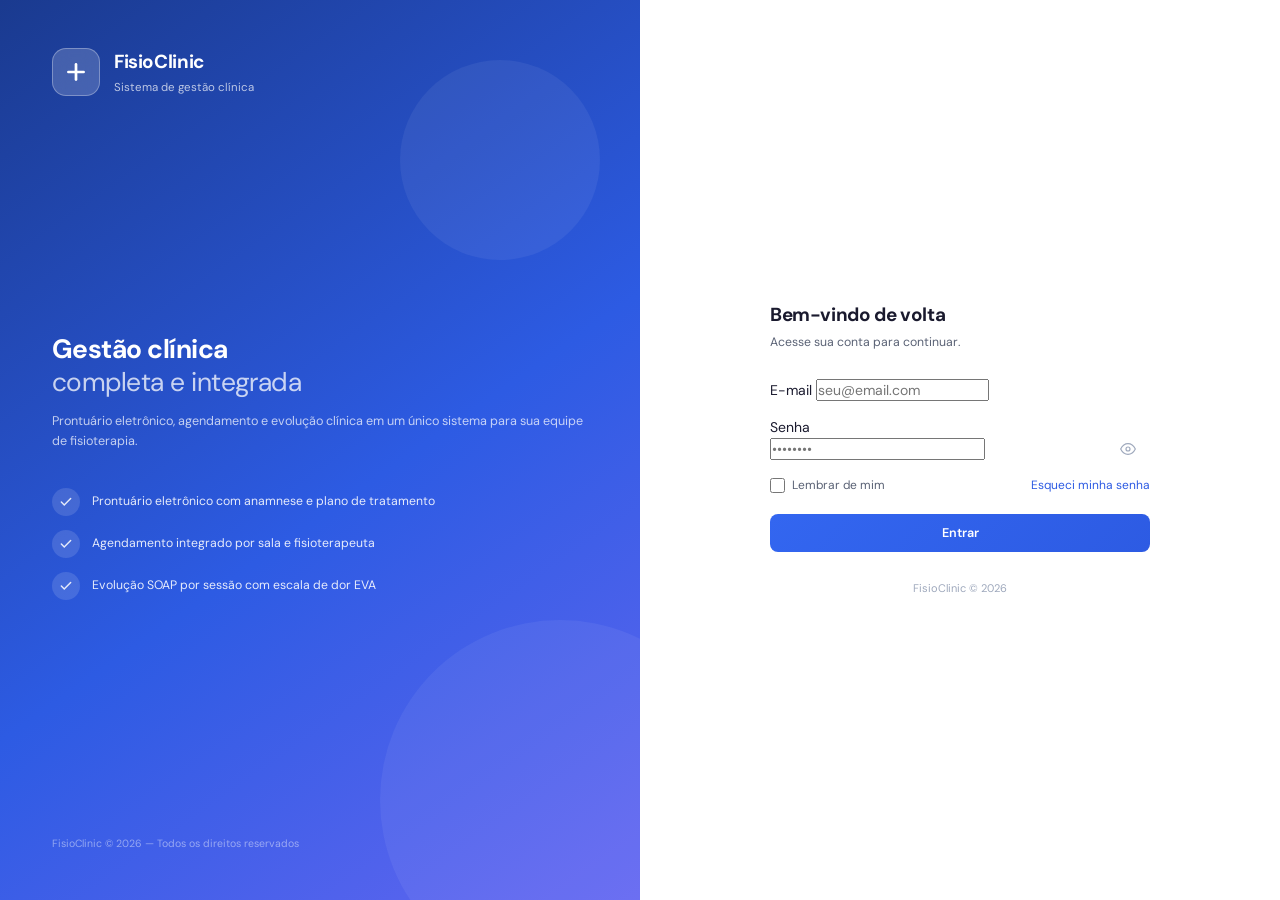
<file: frontend/index.html>
<!--
  index.html — Tela de login (ponto de entrada da aplicação)
  ────────────────────────────────────────────────────────────
  Página raiz do sistema. Acessada em http://localhost:5500/ (Live Server)
  ou qualquer servidor estático que sirva a pasta frontend/.

  CSS carregado:
    base.css         → reset + variáveis + tipografia
    pages/login.css  → layout self-contained do card de login

  JS carregado (type=module):
    js/pages/login.js → setupPasswordToggle() + setupForm()

  Estrutura do DOM:
    .login-card
      .login-brand        → logo + nome + subtítulo
      form#formLogin
        #email            → input e-mail
        #senha + #toggleSenha + #eyeIcon → senha com toggle olho
        #lembrar          → checkbox "Lembrar de mim" (UI presente, lógica pendente)
        #loginError       → mensagem de erro (oculta por padrão)
        #btnLogin → #btnLoginLabel + #btnLoginSpinner (estado de loading)

  Fluxo de autenticação:
    POST /api/auth/login → sucesso → sessionStorage token/nome/perfil
    → redirect pages/dashboard.html
-->
<!DOCTYPE html>
<html lang="pt-BR">
<head>
  <meta charset="UTF-8">
  <meta name="viewport" content="width=device-width, initial-scale=1.0">
  <title>FisioClinic — Entrar</title>
  <link rel="preconnect" href="https://fonts.googleapis.com">
  <link rel="preconnect" href="https://fonts.gstatic.com" crossorigin>
  <link href="https://fonts.googleapis.com/css2?family=DM+Sans:opsz,wght@9..40,300..700&display=swap" rel="stylesheet">
  <link rel="stylesheet" href="css/base.css">
  <link rel="stylesheet" href="css/pages/login.css">
</head>
<body>

  <!-- ── Painel esquerdo — marca (desktop only) ──── -->
  <div class="login-panel-left" aria-hidden="true">
    <div class="left-brand">
      <div class="left-logo">
        <svg width="26" height="26" viewBox="0 0 24 24" fill="none"
          stroke="#fff" stroke-width="2.5" stroke-linecap="round">
          <line x1="12" y1="5" x2="12" y2="19"/>
          <line x1="5" y1="12" x2="19" y2="12"/>
        </svg>
      </div>
      <div>
        <div class="left-brand-name">FisioClinic</div>
        <div class="left-brand-sub">Sistema de gestão clínica</div>
      </div>
    </div>

    <div class="left-hero">
      <div class="left-tagline">Gestão clínica<br><span>completa e integrada</span></div>
      <p class="left-desc">Prontuário eletrônico, agendamento e evolução clínica em um único sistema para sua equipe de fisioterapia.</p>
      <div class="left-features">
        <div class="left-feature">
          <div class="left-feature-icon">
            <svg width="14" height="14" fill="none" stroke="#fff" stroke-width="2.5" stroke-linecap="round" viewBox="0 0 24 24">
              <polyline points="20 6 9 17 4 12"/>
            </svg>
          </div>
          Prontuário eletrônico com anamnese e plano de tratamento
        </div>
        <div class="left-feature">
          <div class="left-feature-icon">
            <svg width="14" height="14" fill="none" stroke="#fff" stroke-width="2.5" stroke-linecap="round" viewBox="0 0 24 24">
              <polyline points="20 6 9 17 4 12"/>
            </svg>
          </div>
          Agendamento integrado por sala e fisioterapeuta
        </div>
        <div class="left-feature">
          <div class="left-feature-icon">
            <svg width="14" height="14" fill="none" stroke="#fff" stroke-width="2.5" stroke-linecap="round" viewBox="0 0 24 24">
              <polyline points="20 6 9 17 4 12"/>
            </svg>
          </div>
          Evolução SOAP por sessão com escala de dor EVA
        </div>
      </div>
    </div>

    <div class="left-footer">FisioClinic &copy; 2026 — Todos os direitos reservados</div>
  </div>

  <!-- ── Painel direito — formulário ───────────────── -->
  <div class="login-panel-right">
    <div class="login-card">

      <!-- Brand (mobile only) -->
      <div class="login-brand">
        <div class="login-logo">
          <svg width="22" height="22" viewBox="0 0 24 24" fill="none"
            stroke="#fff" stroke-width="2.5" stroke-linecap="round">
            <line x1="12" y1="5" x2="12" y2="19"/>
            <line x1="5" y1="12" x2="19" y2="12"/>
          </svg>
        </div>
        <div>
          <div class="login-brand-name">FisioClinic</div>
          <div class="login-brand-sub">Sistema de gestão clínica</div>
        </div>
      </div>

      <!-- ── Heading ────────────────────────────── -->
      <h1 class="login-title">Bem-vindo de volta</h1>
      <p class="login-subtitle">Acesse sua conta para continuar.</p>

      <!-- ── Error ──────────────────────────────── -->
      <div class="login-error" id="loginError" style="display:none" role="alert">
        <svg width="14" height="14" fill="none" stroke="currentColor" stroke-width="2"
          stroke-linecap="round" viewBox="0 0 24 24">
          <circle cx="12" cy="12" r="10"/>
          <line x1="12" y1="8" x2="12" y2="12"/>
          <line x1="12" y1="16" x2="12.01" y2="16"/>
        </svg>
        E-mail ou senha incorretos.
      </div>

      <!-- ── Form ───────────────────────────────── -->
      <form id="formLogin" class="login-form" novalidate>

        <div class="form-group">
          <label class="form-label" for="email">E-mail</label>
          <input type="email" class="form-input" id="email"
            placeholder="seu@email.com" autocomplete="email" required>
        </div>

        <div class="form-group">
          <label class="form-label" for="senha">Senha</label>
          <div class="input-wrap">
            <input type="password" class="form-input" id="senha"
              placeholder="••••••••" autocomplete="current-password" required>
            <button type="button" class="input-eye" id="toggleSenha" aria-label="Mostrar senha">
              <svg id="eyeIcon" width="16" height="16" fill="none" stroke="currentColor"
                stroke-width="1.75" stroke-linecap="round" stroke-linejoin="round" viewBox="0 0 24 24">
                <path d="M1 12s4-8 11-8 11 8 11 8-4 8-11 8-11-8-11-8z"/>
                <circle cx="12" cy="12" r="3"/>
              </svg>
            </button>
          </div>
        </div>

        <div class="login-options">
          <label class="checkbox-label">
            <input type="checkbox" id="lembrar">
            <span>Lembrar de mim</span>
          </label>
          <a href="#" class="link-forgot">Esqueci minha senha</a>
        </div>

        <button type="submit" class="btn-login" id="btnLogin">
          <span id="btnLoginLabel">Entrar</span>
          <span class="login-spinner" id="btnLoginSpinner" style="display:none" aria-hidden="true"></span>
        </button>

      </form>

      <footer class="login-footer">FisioClinic &copy; 2026</footer>
    </div>
  </div>

  <script type="module" src="js/pages/login.js"></script>
</body>
</html>
</file>
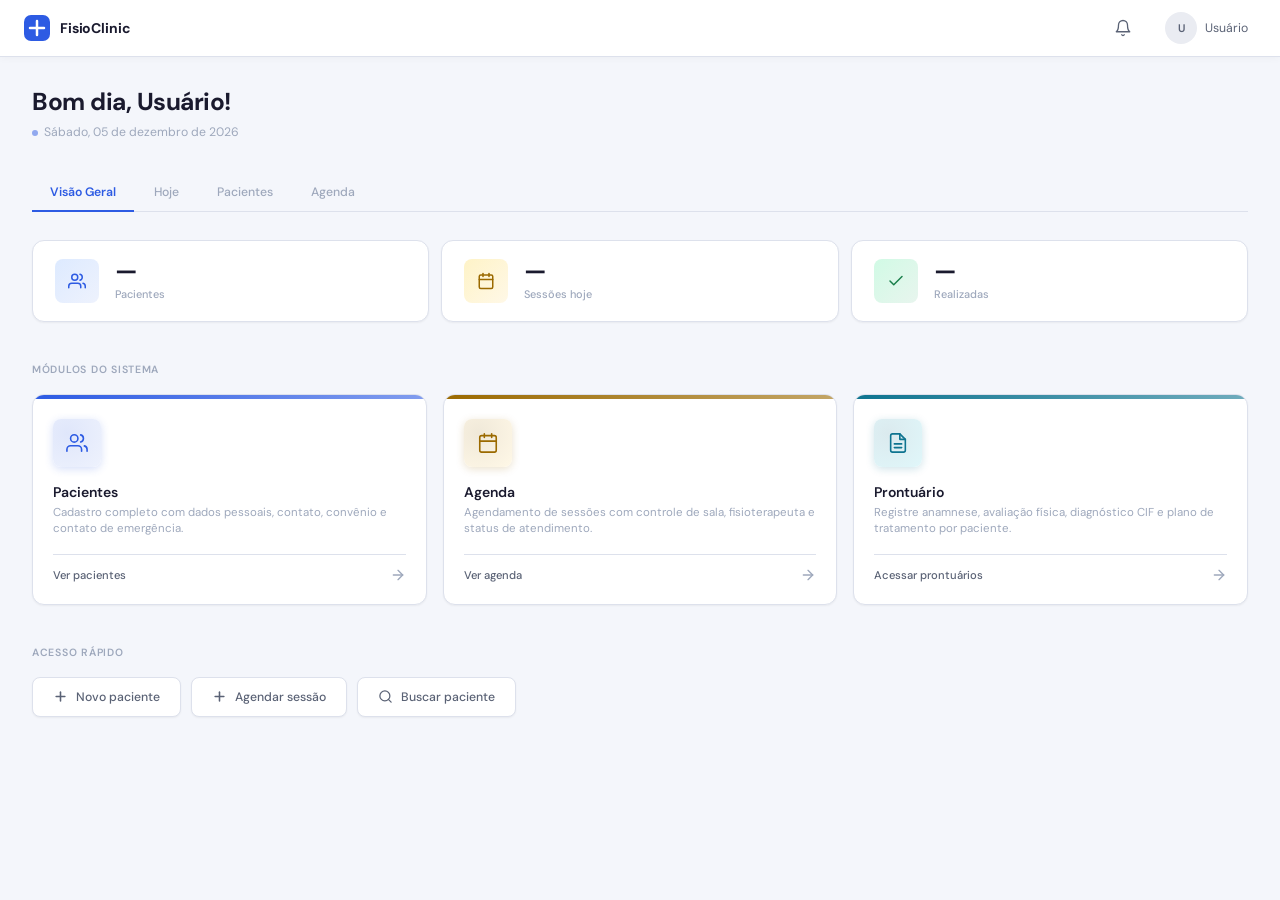
<file: frontend/pages/admin.html>
<!--
  pages/admin.html — Painel Administrativo (ROLE_ADMIN exclusivo)
  ──────────────────────────────────────────────────────────────────
  Se o usuário não for ADMIN, admin.js redireciona para dashboard.html ao carregar.

  CSS: base.css + components.css + pages/admin.css
  JS:  js/pages/admin.js (type=module)

  Estrutura do DOM:
    header.topbar             → topbar com notificações
    .admin-header             → título + subtítulo da página
    .stats-row
      #statFisios / #statSalas / #statPacientes → contadores gerais

    .admin-tabs               → abas (data-tab):
      "fisios"  → #tab-fisios  → tabela de fisioterapeutas + botão Novo Fisioterapeuta
      "salas"   → #tab-salas   → tabela de salas + botão Nova Sala
      "senha"   → #tab-senha   → formulário de troca de senha do admin

    ── Busca ──────────────────────────────────────────────
    #buscaAdmin               → filtro por texto na aba ativa

    ── Modal de Fisioterapeuta ────────────────────────────
    #fisioModalBackdrop
      form#formFisio
        #fisioId (hidden) / #fisioNome / #fisioCrf / #fisioEmail / #fisioTelefone
        Novo → POST /api/fisioterapeutas (senha padrão "Fisio@123" gerada no backend)
        Editar → PATCH /api/fisioterapeutas/{id}

    ── Modal de Sala ──────────────────────────────────────
    #salaModalBackdrop
      form#formSala
        #salaId (hidden) / #salaNome / #salaCapacidade / #salaTipo
        Novo → POST /api/salas
        Editar → PATCH /api/salas/{id}

    ── Formulário de Senha ────────────────────────────────
    form#formSenha
      #senhaAtual / #novaSenha / #confirmarSenha
      POST /api/auth/senha → { senhaAtual, novaSenha }
-->
<!DOCTYPE html>
<html lang="pt-BR">
<head>
  <meta charset="UTF-8">
  <meta name="viewport" content="width=device-width, initial-scale=1.0">
  <title>Administrador — FisioClinic</title>
  <link rel="preconnect" href="https://fonts.googleapis.com">
  <link rel="preconnect" href="https://fonts.gstatic.com" crossorigin>
  <link href="https://fonts.googleapis.com/css2?family=DM+Sans:opsz,wght@9..40,300..700&family=DM+Mono:wght@400;500&display=swap" rel="stylesheet">
  <link rel="stylesheet" href="../css/base.css">
  <link rel="stylesheet" href="../css/components.css">
  <link rel="stylesheet" href="../css/pages/admin.css">
</head>
<body>

  <!-- ── Topbar ──────────────────────────────────── -->
  <header class="topbar">
    <a href="dashboard.html" class="topbar-brand">
      <svg width="26" height="26" viewBox="0 0 26 26" fill="none">
        <rect width="26" height="26" rx="7" fill="#2D5BE3"/>
        <path d="M13 6v14M6 13h14" stroke="#fff" stroke-width="2.5" stroke-linecap="round"/>
      </svg>
      FisioClinic
    </a>
    <div class="topbar-divider"></div>
    <a href="dashboard.html" class="topbar-back-btn" title="Voltar ao menu principal">
      <svg width="15" height="15" fill="none" stroke="currentColor" stroke-width="2" stroke-linecap="round" stroke-linejoin="round" viewBox="0 0 24 24">
        <polyline points="15 18 9 12 15 6"/>
      </svg>
      Início
    </a>
    <div class="topbar-spacer"></div>
    <a href="admin.html" class="topbar-admin-btn topbar-admin-btn--active" id="topbar-admin-btn" style="display:none" title="Administrador">
      <svg width="18" height="18" fill="none" stroke="currentColor" stroke-width="1.75" stroke-linecap="round" stroke-linejoin="round" viewBox="0 0 24 24">
        <circle cx="12" cy="12" r="3"/>
        <path d="M19.4 15a1.65 1.65 0 0 0 .33 1.82l.06.06a2 2 0 0 1-2.83 2.83l-.06-.06a1.65 1.65 0 0 0-1.82-.33 1.65 1.65 0 0 0-1 1.51V21a2 2 0 0 1-4 0v-.09A1.65 1.65 0 0 0 9 19.4a1.65 1.65 0 0 0-1.82.33l-.06.06a2 2 0 0 1-2.83-2.83l.06-.06A1.65 1.65 0 0 0 4.68 15a1.65 1.65 0 0 0-1.51-1H3a2 2 0 0 1 0-4h.09A1.65 1.65 0 0 0 4.6 9a1.65 1.65 0 0 0-.33-1.82l-.06-.06a2 2 0 0 1 2.83-2.83l.06.06A1.65 1.65 0 0 0 9 4.68a1.65 1.65 0 0 0 1-1.51V3a2 2 0 0 1 4 0v.09a1.65 1.65 0 0 0 1 1.51 1.65 1.65 0 0 0 1.82-.33l.06-.06a2 2 0 0 1 2.83 2.83l-.06.06A1.65 1.65 0 0 0 19.4 9a1.65 1.65 0 0 0 1.51 1H21a2 2 0 0 1 0 4h-.09a1.65 1.65 0 0 0-1.51 1z"/>
      </svg>
    </a>
    <a href="usuarios.html" class="topbar-admin-btn" id="topbar-users-btn" style="display:none" title="Usuários">
      <svg width="18" height="18" fill="none" stroke="currentColor" stroke-width="1.75" stroke-linecap="round" stroke-linejoin="round" viewBox="0 0 24 24">
        <path d="M17 21v-2a4 4 0 0 0-4-4H5a4 4 0 0 0-4 4v2"/>
        <circle cx="9" cy="7" r="4"/>
        <path d="M23 21v-2a4 4 0 0 0-3-3.87M16 3.13a4 4 0 0 1 0 7.75"/>
      </svg>
    </a>
    <div class="notif-wrapper">
      <button class="notif-btn" id="notifBtn" title="Novidades do sistema" aria-label="Ver atualizações">
        <svg width="18" height="18" viewBox="0 0 24 24" fill="none" stroke="currentColor" stroke-width="1.75" stroke-linecap="round" stroke-linejoin="round">
          <path d="M18 8A6 6 0 0 0 6 8c0 7-3 9-3 9h18s-3-2-3-9"/>
          <path d="M13.73 21a2 2 0 0 1-3.46 0"/>
        </svg>
        <span class="notif-badge" id="notifBadge" style="display:none"></span>
      </button>
      <div class="notif-panel" id="notifPanel" style="display:none">
        <div class="notif-panel-header">
          <span>Novidades do Sistema</span>
          <button class="notif-close" id="notifClose" aria-label="Fechar">×</button>
        </div>
        <div class="notif-list" id="notifList"></div>
      </div>
    </div>
    <div class="topbar-user" id="topbar-user">
      <div class="avatar" id="topbar-avatar" style="background:var(--surface2);color:var(--text2);">U</div>
      <span id="topbar-nome">Usuário</span>
    </div>
  </header>

  <!-- ── Main ────────────────────────────────────── -->
  <main class="main">

    <!-- Page header -->
    <div class="page-header">
      <div>
        <h1>
          Administrador
          <span class="admin-badge">
            <svg width="10" height="10" fill="none" stroke="currentColor" stroke-width="2"
              viewBox="0 0 24 24"><path d="M12 22s8-4 8-10V5l-8-3-8 3v7c0 6 8 10 8 10z"/></svg>
            Admin
          </span>
        </h1>
        <p class="page-header-meta">Gerencie a clínica, equipe, salas e configurações do sistema.</p>
      </div>
    </div>

    <!-- Stats -->
    <div class="stat-row">
      <div class="stat-chip">
        <div class="stat-icon blue">
          <svg width="18" height="18" fill="none" stroke="currentColor" stroke-width="2"
            stroke-linecap="round" stroke-linejoin="round" viewBox="0 0 24 24">
            <path d="M17 21v-2a4 4 0 0 0-4-4H5a4 4 0 0 0-4 4v2"/>
            <circle cx="9" cy="7" r="4"/>
            <path d="M23 21v-2a4 4 0 0 0-3-3.87M16 3.13a4 4 0 0 1 0 7.75"/>
          </svg>
        </div>
        <div class="stat-info">
          <span class="stat-num" id="statFisios">—</span>
          <span class="stat-label">Fisioterapeutas</span>
        </div>
      </div>

      <div class="stat-chip">
        <div class="stat-icon amber">
          <svg width="18" height="18" fill="none" stroke="currentColor" stroke-width="2"
            stroke-linecap="round" stroke-linejoin="round" viewBox="0 0 24 24">
            <path d="M3 9l9-7 9 7v11a2 2 0 0 1-2 2H5a2 2 0 0 1-2-2z"/>
            <polyline points="9 22 9 12 15 12 15 22"/>
          </svg>
        </div>
        <div class="stat-info">
          <span class="stat-num" id="statSalas">—</span>
          <span class="stat-label">Salas e boxes</span>
        </div>
      </div>

      <div class="stat-chip">
        <div class="stat-icon green">
          <svg width="18" height="18" fill="none" stroke="currentColor" stroke-width="2"
            stroke-linecap="round" stroke-linejoin="round" viewBox="0 0 24 24">
            <path d="M17 21v-2a4 4 0 0 0-4-4H5a4 4 0 0 0-4 4v2"/>
            <circle cx="9" cy="7" r="4"/>
          </svg>
        </div>
        <div class="stat-info">
          <span class="stat-num" id="statPacientes">—</span>
          <span class="stat-label">Pacientes</span>
        </div>
      </div>

      <div class="stat-chip">
        <div class="stat-icon gray">
          <svg width="18" height="18" fill="none" stroke="currentColor" stroke-width="2"
            stroke-linecap="round" stroke-linejoin="round" viewBox="0 0 24 24">
            <circle cx="12" cy="12" r="3"/>
            <path d="M19.4 15a1.65 1.65 0 0 0 .33 1.82l.06.06a2 2 0 0 1-2.83 2.83l-.06-.06a1.65 1.65 0 0 0-1.82-.33 1.65 1.65 0 0 0-1 1.51V21a2 2 0 0 1-4 0v-.09A1.65 1.65 0 0 0 9 19.4a1.65 1.65 0 0 0-1.82.33l-.06.06a2 2 0 0 1-2.83-2.83l.06-.06A1.65 1.65 0 0 0 4.68 15a1.65 1.65 0 0 0-1.51-1H3a2 2 0 0 1 0-4h.09A1.65 1.65 0 0 0 4.6 9a1.65 1.65 0 0 0-.33-1.82l-.06-.06a2 2 0 0 1 2.83-2.83l.06.06A1.65 1.65 0 0 0 9 4.68a1.65 1.65 0 0 0 1-1.51V3a2 2 0 0 1 4 0v.09a1.65 1.65 0 0 0 1 1.51 1.65 1.65 0 0 0 1.82-.33l.06-.06a2 2 0 0 1 2.83 2.83l-.06.06A1.65 1.65 0 0 0 19.4 9a1.65 1.65 0 0 0 1.51 1H21a2 2 0 0 1 0 4h-.09a1.65 1.65 0 0 0-1.51 1z"/>
          </svg>
        </div>
        <div class="stat-info">
          <span class="stat-num">v1.0</span>
          <span class="stat-label">Versão do sistema</span>
        </div>
      </div>
    </div>

    <!-- ════════════════════════════════════════════ -->
    <!-- 1. Perfil da clínica                        -->
    <!-- ════════════════════════════════════════════ -->
    <div class="admin-section">
      <div class="section-header">
        <div>
          <div class="section-title">Perfil da clínica</div>
          <div class="section-desc">Informações gerais exibidas em relatórios e documentos.</div>
        </div>
      </div>

      <div class="card">
        <form id="formClinica" novalidate>
          <div class="profile-form">
            <div class="form-row cols-2" style="margin-bottom:16px;">
              <div class="form-group">
                <label class="form-label" for="clinicaNome">Nome da clínica <span class="req">*</span></label>
                <input type="text" class="form-input" id="clinicaNome"
                  placeholder="Ex.: FisioClinic Saúde e Movimento" value="FisioClinic">
              </div>
              <div class="form-group">
                <label class="form-label" for="clinicaCnpj">CNPJ</label>
                <input type="text" class="form-input" id="clinicaCnpj"
                  placeholder="00.000.000/0001-00" maxlength="18">
              </div>
            </div>

            <div class="form-row cols-2" style="margin-bottom:16px;">
              <div class="form-group">
                <label class="form-label" for="clinicaTelefone">Telefone</label>
                <input type="tel" class="form-input" id="clinicaTelefone"
                  placeholder="(00) 00000-0000" maxlength="15">
              </div>
              <div class="form-group">
                <label class="form-label" for="clinicaEmail">E-mail</label>
                <input type="email" class="form-input" id="clinicaEmail"
                  placeholder="contato@fisioclinic.com.br">
              </div>
            </div>

            <div class="form-row" style="grid-template-columns:130px 1fr 80px; margin-bottom:16px;">
              <div class="form-group">
                <label class="form-label" for="clinicaCep">CEP</label>
                <input type="text" class="form-input" id="clinicaCep"
                  placeholder="00000-000" maxlength="9">
              </div>
              <div class="form-group">
                <label class="form-label" for="clinicaLogradouro">Logradouro</label>
                <input type="text" class="form-input" id="clinicaLogradouro"
                  placeholder="Rua, Av., Travessa…">
              </div>
              <div class="form-group">
                <label class="form-label" for="clinicaNumero">Nº</label>
                <input type="text" class="form-input" id="clinicaNumero" placeholder="Nº">
              </div>
            </div>

            <div class="form-row cols-3">
              <div class="form-group">
                <label class="form-label" for="clinicaBairro">Bairro</label>
                <input type="text" class="form-input" id="clinicaBairro">
              </div>
              <div class="form-group">
                <label class="form-label" for="clinicaCidade">Cidade</label>
                <input type="text" class="form-input" id="clinicaCidade">
              </div>
              <div class="form-group">
                <label class="form-label" for="clinicaUf">UF</label>
                <select class="form-select" id="clinicaUf">
                  <option value="">—</option>
                  <option>AC</option><option>AL</option><option>AP</option><option>AM</option>
                  <option>BA</option><option>CE</option><option>DF</option><option>ES</option>
                  <option>GO</option><option>MA</option><option>MT</option><option>MS</option>
                  <option>MG</option><option>PA</option><option>PB</option><option>PR</option>
                  <option>PE</option><option>PI</option><option>RJ</option><option>RN</option>
                  <option>RS</option><option>RO</option><option>RR</option><option>SC</option>
                  <option selected>SP</option><option>SE</option><option>TO</option>
                </select>
              </div>
            </div>
          </div>

          <div class="profile-actions">
            <button type="button" class="btn btn-secondary">Cancelar</button>
            <button type="submit" class="btn btn-primary">Salvar alterações</button>
          </div>
        </form>
      </div>
    </div>

    <!-- ════════════════════════════════════════════ -->
    <!-- 2. Fisioterapeutas                          -->
    <!-- ════════════════════════════════════════════ -->
    <div class="admin-section">
      <div class="section-header">
        <div>
          <div class="section-title">Fisioterapeutas</div>
          <div class="section-desc">Equipe clínica com acesso ao sistema.</div>
        </div>
        <button class="btn btn-primary btn-sm" id="btnAddFisio">
          <svg width="13" height="13" fill="none" stroke="currentColor" stroke-width="2.5"
            stroke-linecap="round" viewBox="0 0 24 24">
            <line x1="12" y1="5" x2="12" y2="19"/><line x1="5" y1="12" x2="19" y2="12"/>
          </svg>
          Adicionar
        </button>
      </div>

      <div class="card">
        <div class="table-action-bar">
          <div class="table-search">
            <svg width="14" height="14" fill="none" stroke="currentColor" stroke-width="2"
              stroke-linecap="round" viewBox="0 0 24 24">
              <circle cx="11" cy="11" r="8"/><line x1="21" y1="21" x2="16.65" y2="16.65"/>
            </svg>
            <input type="search" id="buscaFisio" placeholder="Buscar por nome…" autocomplete="off">
          </div>
        </div>

        <div class="table-wrap">
          <table class="table" id="tabelaFisios">
            <thead>
              <tr>
                <th>Fisioterapeuta</th>
                <th>CRF</th>
                <th>E-mail</th>
                <th>Status</th>
                <th></th>
              </tr>
            </thead>
            <tbody>
              <tr>
                <td>
                  <div class="avatar-cell">
                    <div class="avatar">AR</div>
                    <div>
                      <div class="cell-name">Dra. Ana Paula Ramos</div>
                    </div>
                  </div>
                </td>
                <td><span class="text-mono text-sm">SP-123456</span></td>
                <td class="text-sm text-2">ana.ramos@fisioclinic.com</td>
                <td><span class="badge badge-green">Ativa</span></td>
                <td>
                  <div style="display:flex;gap:4px;justify-content:flex-end;">
                    <button class="btn btn-ghost btn-sm btn-icon" title="Editar">
                      <svg width="14" height="14" fill="none" stroke="currentColor" stroke-width="2"
                        stroke-linecap="round" viewBox="0 0 24 24">
                        <path d="M11 4H4a2 2 0 0 0-2 2v14a2 2 0 0 0 2 2h14a2 2 0 0 0 2-2v-7"/>
                        <path d="M18.5 2.5a2.121 2.121 0 0 1 3 3L12 15l-4 1 1-4 9.5-9.5z"/>
                      </svg>
                    </button>
                    <button class="btn btn-danger btn-sm btn-icon" title="Desativar">
                      <svg width="14" height="14" fill="none" stroke="currentColor" stroke-width="2"
                        stroke-linecap="round" viewBox="0 0 24 24">
                        <line x1="18" y1="6" x2="6" y2="18"/><line x1="6" y1="6" x2="18" y2="18"/>
                      </svg>
                    </button>
                  </div>
                </td>
              </tr>
              <tr>
                <td>
                  <div class="avatar-cell">
                    <div class="avatar">RS</div>
                    <div>
                      <div class="cell-name">Dr. Ricardo Souza</div>
                    </div>
                  </div>
                </td>
                <td><span class="text-mono text-sm">SP-654321</span></td>
                <td class="text-sm text-2">ricardo.souza@fisioclinic.com</td>
                <td><span class="badge badge-green">Ativo</span></td>
                <td>
                  <div style="display:flex;gap:4px;justify-content:flex-end;">
                    <button class="btn btn-ghost btn-sm btn-icon" title="Editar">
                      <svg width="14" height="14" fill="none" stroke="currentColor" stroke-width="2"
                        stroke-linecap="round" viewBox="0 0 24 24">
                        <path d="M11 4H4a2 2 0 0 0-2 2v14a2 2 0 0 0 2 2h14a2 2 0 0 0 2-2v-7"/>
                        <path d="M18.5 2.5a2.121 2.121 0 0 1 3 3L12 15l-4 1 1-4 9.5-9.5z"/>
                      </svg>
                    </button>
                    <button class="btn btn-danger btn-sm btn-icon" title="Desativar">
                      <svg width="14" height="14" fill="none" stroke="currentColor" stroke-width="2"
                        stroke-linecap="round" viewBox="0 0 24 24">
                        <line x1="18" y1="6" x2="6" y2="18"/><line x1="6" y1="6" x2="18" y2="18"/>
                      </svg>
                    </button>
                  </div>
                </td>
              </tr>
            </tbody>
          </table>
        </div>
      </div>
    </div>

    <!-- ════════════════════════════════════════════ -->
    <!-- 3. Salas e boxes                            -->
    <!-- ════════════════════════════════════════════ -->
    <div class="admin-section">
      <div class="section-header">
        <div>
          <div class="section-title">Salas e boxes</div>
          <div class="section-desc">Ambientes disponíveis para agendamento de sessões.</div>
        </div>
        <button class="btn btn-primary btn-sm" id="btnAddSala">
          <svg width="13" height="13" fill="none" stroke="currentColor" stroke-width="2.5"
            stroke-linecap="round" viewBox="0 0 24 24">
            <line x1="12" y1="5" x2="12" y2="19"/><line x1="5" y1="12" x2="19" y2="12"/>
          </svg>
          Adicionar
        </button>
      </div>

      <div class="card">
        <div class="table-wrap">
          <table class="table">
            <thead>
              <tr>
                <th>Nome</th>
                <th>Tipo</th>
                <th>Capacidade</th>
                <th>Status</th>
                <th></th>
              </tr>
            </thead>
            <tbody>
              <tr>
                <td class="cell-name">Box 1</td>
                <td class="text-sm text-2">Atendimento individual</td>
                <td class="text-sm">1 pessoa</td>
                <td><span class="badge badge-green">Ativa</span></td>
                <td style="text-align:right;">
                  <button class="btn btn-ghost btn-sm btn-icon" title="Editar">
                    <svg width="14" height="14" fill="none" stroke="currentColor" stroke-width="2"
                      stroke-linecap="round" viewBox="0 0 24 24">
                      <path d="M11 4H4a2 2 0 0 0-2 2v14a2 2 0 0 0 2 2h14a2 2 0 0 0 2-2v-7"/>
                      <path d="M18.5 2.5a2.121 2.121 0 0 1 3 3L12 15l-4 1 1-4 9.5-9.5z"/>
                    </svg>
                  </button>
                </td>
              </tr>
              <tr>
                <td class="cell-name">Box 2</td>
                <td class="text-sm text-2">Atendimento individual</td>
                <td class="text-sm">1 pessoa</td>
                <td><span class="badge badge-green">Ativa</span></td>
                <td style="text-align:right;">
                  <button class="btn btn-ghost btn-sm btn-icon" title="Editar">
                    <svg width="14" height="14" fill="none" stroke="currentColor" stroke-width="2"
                      stroke-linecap="round" viewBox="0 0 24 24">
                      <path d="M11 4H4a2 2 0 0 0-2 2v14a2 2 0 0 0 2 2h14a2 2 0 0 0 2-2v-7"/>
                      <path d="M18.5 2.5a2.121 2.121 0 0 1 3 3L12 15l-4 1 1-4 9.5-9.5z"/>
                    </svg>
                  </button>
                </td>
              </tr>
              <tr>
                <td class="cell-name">Sala de Grupo</td>
                <td class="text-sm text-2">Exercícios em grupo</td>
                <td class="text-sm">8 pessoas</td>
                <td><span class="badge badge-green">Ativa</span></td>
                <td style="text-align:right;">
                  <button class="btn btn-ghost btn-sm btn-icon" title="Editar">
                    <svg width="14" height="14" fill="none" stroke="currentColor" stroke-width="2"
                      stroke-linecap="round" viewBox="0 0 24 24">
                      <path d="M11 4H4a2 2 0 0 0-2 2v14a2 2 0 0 0 2 2h14a2 2 0 0 0 2-2v-7"/>
                      <path d="M18.5 2.5a2.121 2.121 0 0 1 3 3L12 15l-4 1 1-4 9.5-9.5z"/>
                    </svg>
                  </button>
                </td>
              </tr>
              <tr>
                <td class="cell-name">Sala RPG</td>
                <td class="text-sm text-2">Reeducação Postural Global</td>
                <td class="text-sm">1 pessoa</td>
                <td><span class="badge badge-green">Ativa</span></td>
                <td style="text-align:right;">
                  <button class="btn btn-ghost btn-sm btn-icon" title="Editar">
                    <svg width="14" height="14" fill="none" stroke="currentColor" stroke-width="2"
                      stroke-linecap="round" viewBox="0 0 24 24">
                      <path d="M11 4H4a2 2 0 0 0-2 2v14a2 2 0 0 0 2 2h14a2 2 0 0 0 2-2v-7"/>
                      <path d="M18.5 2.5a2.121 2.121 0 0 1 3 3L12 15l-4 1 1-4 9.5-9.5z"/>
                    </svg>
                  </button>
                </td>
              </tr>
              <tr>
                <td class="cell-name">Hidroterapia</td>
                <td class="text-sm text-2">Piscina terapêutica</td>
                <td class="text-sm">4 pessoas</td>
                <td><span class="badge badge-gray">Inativa</span></td>
                <td style="text-align:right;">
                  <button class="btn btn-ghost btn-sm btn-icon" title="Editar">
                    <svg width="14" height="14" fill="none" stroke="currentColor" stroke-width="2"
                      stroke-linecap="round" viewBox="0 0 24 24">
                      <path d="M11 4H4a2 2 0 0 0-2 2v14a2 2 0 0 0 2 2h14a2 2 0 0 0 2-2v-7"/>
                      <path d="M18.5 2.5a2.121 2.121 0 0 1 3 3L12 15l-4 1 1-4 9.5-9.5z"/>
                    </svg>
                  </button>
                </td>
              </tr>
            </tbody>
          </table>
        </div>
      </div>
    </div>

    <!-- ════════════════════════════════════════════ -->
    <!-- 4. Segurança                                -->
    <!-- ════════════════════════════════════════════ -->
    <div class="admin-section">
      <div class="section-header">
        <div>
          <div class="section-title">Segurança</div>
          <div class="section-desc">Altere a senha da conta administrador.</div>
        </div>
      </div>

      <div class="card">
        <form id="formSenha" novalidate>
          <div class="security-form">
            <div class="form-group">
              <label class="form-label" for="senhaAtual">Senha atual</label>
              <input type="password" class="form-input" id="senhaAtual"
                placeholder="••••••••" autocomplete="current-password">
            </div>
            <div class="form-group">
              <label class="form-label" for="novaSenha">Nova senha</label>
              <input type="password" class="form-input" id="novaSenha"
                placeholder="Mínimo 8 caracteres" autocomplete="new-password" minlength="8">
            </div>
            <div class="form-group">
              <label class="form-label" for="confirmaSenha">Confirmar nova senha</label>
              <input type="password" class="form-input" id="confirmaSenha"
                placeholder="Repita a nova senha" autocomplete="new-password">
              <span class="form-error" id="erroSenha" style="display:none;"></span>
            </div>
            <div class="security-actions">
              <button type="submit" class="btn btn-primary">Alterar senha</button>
            </div>
          </div>
        </form>
      </div>
    </div>

  </main>

  <!-- ════════════════════════════════════════════ -->
  <!--  Modal — Adicionar / Editar Fisioterapeuta  -->
  <!-- ════════════════════════════════════════════ -->
  <div class="modal-backdrop" id="fisioModalBackdrop"
    role="dialog" aria-modal="true" aria-labelledby="fisioModalTitulo">
    <div class="modal">
      <div class="modal-header">
        <h2 id="fisioModalTitulo">Novo fisioterapeuta</h2>
        <button class="btn btn-ghost btn-icon" id="btnFecharFisioModal" aria-label="Fechar">
          <svg width="17" height="17" fill="none" stroke="currentColor" stroke-width="2"
            stroke-linecap="round" viewBox="0 0 24 24">
            <line x1="18" y1="6" x2="6" y2="18"/><line x1="6" y1="6" x2="18" y2="18"/>
          </svg>
        </button>
      </div>
      <div class="modal-body">
        <form id="formFisio" novalidate>
          <input type="hidden" id="fisioId">
          <div class="form-group" style="margin-bottom:16px;">
            <label class="form-label" for="fisioNome">Nome completo <span class="req">*</span></label>
            <input type="text" class="form-input" id="fisioNome"
              placeholder="Dr(a). Nome Sobrenome" required>
          </div>
          <div class="form-row cols-2" style="margin-bottom:16px;">
            <div class="form-group">
              <label class="form-label" for="fisioCrf">CRF <span class="req">*</span></label>
              <input type="text" class="form-input" id="fisioCrf"
                placeholder="UF-000000" required>
            </div>
            <div class="form-group">
              <label class="form-label" for="fisioTelefone">Telefone</label>
              <input type="tel" class="form-input" id="fisioTelefone"
                placeholder="(00) 00000-0000" maxlength="15">
            </div>
          </div>
          <div class="form-group">
            <label class="form-label" for="fisioEmail">E-mail <span class="req">*</span></label>
            <input type="email" class="form-input" id="fisioEmail"
              placeholder="nome@fisioclinic.com" required>
          </div>
        </form>
      </div>
      <div class="modal-footer">
        <button type="button" class="btn btn-secondary" id="btnCancelarFisio">Cancelar</button>
        <button type="submit" form="formFisio" class="btn btn-primary">Salvar</button>
      </div>
    </div>
  </div>

  <!-- ════════════════════════════════════════════ -->
  <!--  Modal — Adicionar / Editar Sala            -->
  <!-- ════════════════════════════════════════════ -->
  <div class="modal-backdrop" id="salaModalBackdrop"
    role="dialog" aria-modal="true" aria-labelledby="salaModalTitulo">
    <div class="modal">
      <div class="modal-header">
        <h2 id="salaModalTitulo">Nova sala</h2>
        <button class="btn btn-ghost btn-icon" id="btnFecharSalaModal" aria-label="Fechar">
          <svg width="17" height="17" fill="none" stroke="currentColor" stroke-width="2"
            stroke-linecap="round" viewBox="0 0 24 24">
            <line x1="18" y1="6" x2="6" y2="18"/><line x1="6" y1="6" x2="18" y2="18"/>
          </svg>
        </button>
      </div>
      <div class="modal-body">
        <form id="formSala" novalidate>
          <input type="hidden" id="salaId">
          <div class="form-group" style="margin-bottom:16px;">
            <label class="form-label" for="salaNome">Nome <span class="req">*</span></label>
            <input type="text" class="form-input" id="salaNome"
              placeholder="Ex.: Box 3, Sala de Grupo" required>
          </div>
          <div class="form-row cols-2">
            <div class="form-group">
              <label class="form-label" for="salaTipo">Tipo <span class="req">*</span></label>
              <select class="form-select" id="salaTipo" required>
                <option value="">Selecionar…</option>
                <option value="BOX">Box / Atendimento individual</option>
                <option value="SALA_INDIVIDUAL">Sala individual</option>
                <option value="SALA_GRUPO">Sala de grupo</option>
              </select>
            </div>
            <div class="form-group">
              <label class="form-label" for="salaCapacidade">Capacidade (pessoas)</label>
              <input type="number" class="form-input" id="salaCapacidade"
                placeholder="1" min="1" max="50">
            </div>
          </div>
        </form>
      </div>
      <div class="modal-footer">
        <button type="button" class="btn btn-secondary" id="btnCancelarSala">Cancelar</button>
        <button type="submit" form="formSala" class="btn btn-primary">Salvar</button>
      </div>
    </div>
  </div>

  <script type="module" src="../js/pages/admin.js"></script>
</body>
</html>
</file>
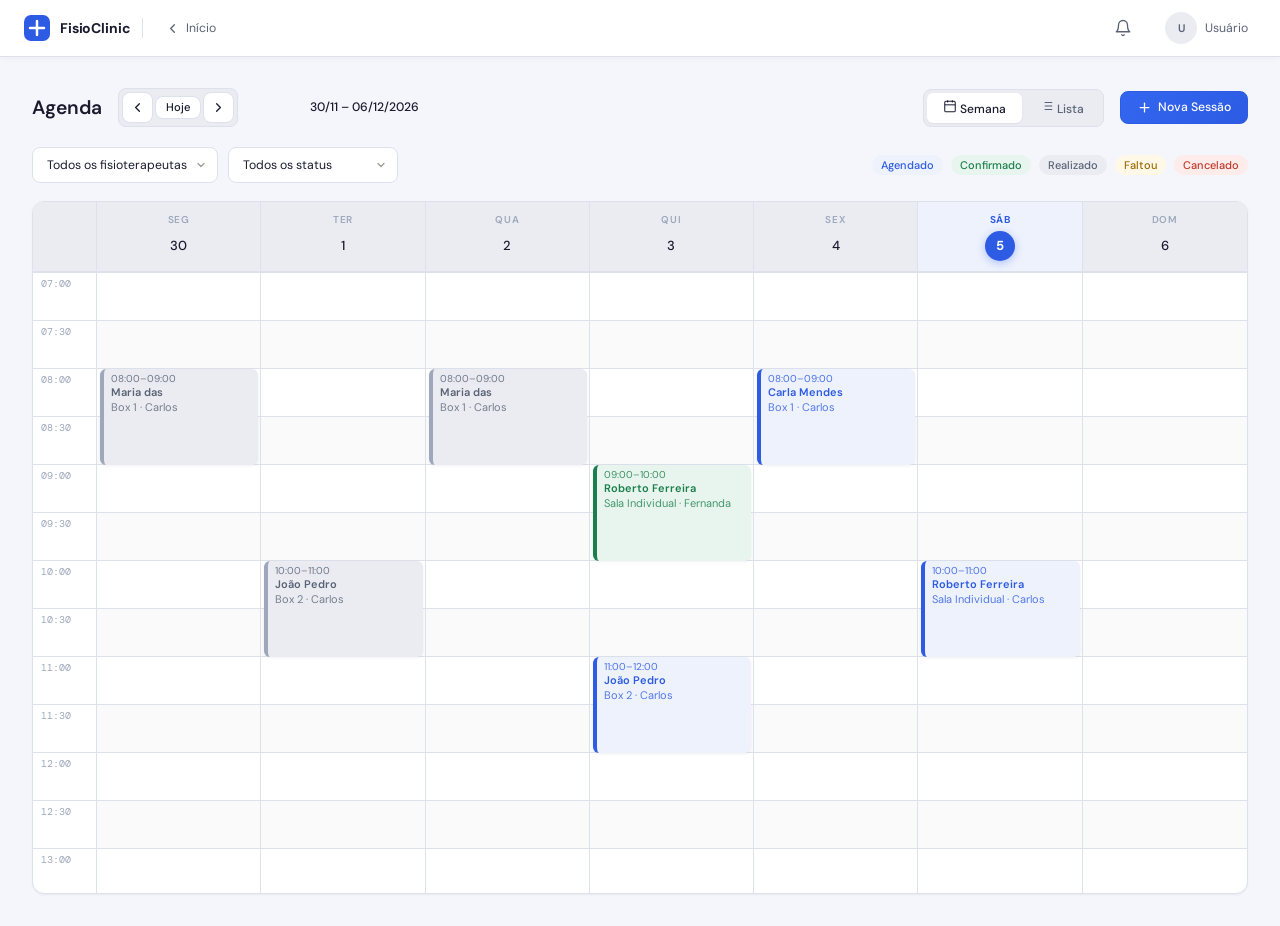
<file: frontend/pages/agenda.html>
<!--
  pages/agenda.html — Módulo 4: Agenda / Calendário Semanal
  ──────────────────────────────────────────────────────────
  CSS: base.css + components.css + pages/agenda.css
  JS:  js/pages/agenda.js (type=module)

  Estrutura do DOM:
    header.topbar           → topbar com notificações
    .agenda-toolbar
      #btnSemanaAnterior / #btnProximaSemana → navegação semanal
      #labelSemana          → "DD/MM – DD/MM/AAAA"
      #btnNovaSessao        → abre modal de agendamento
      .filtros-toolbar      → #filtroFisio + #filtroSala (selects de filtro)

    .cal-grid               → grade do calendário (gerada por agenda.js):
      .cal-time-col         → coluna de horários (07:00–20:00, slots de 30min)
      .cal-day-col × 7      → colunas de dias com header de data
        eventos posicionados com top/height em px via cálculo de horário

    ── Modal de Agendamento ─────────────────────────────────
    #sessaoModalBackdrop
      form#formSessao
        #sessPaciente       → busca de paciente (com datalist ou select)
        #sessFisio          → select de fisioterapeuta
        #sessSala           → select de sala
        #sessData / #sessHoraInicio / #sessHoraFim
        #sessTipo           → tipo de sessão (chips)
        #sessStatus         → status inicial

    ── Modal de Detalhes da Sessão ──────────────────────────
    #detalheSessaoBackdrop
      → exibe dados da sessão com botões de alterar status e cancelar

  Calendário: grade 7 colunas × 26 slots de 30min (07:00–20:00)
  Eventos posicionados via JS com top e height calculados em pixels
-->
<!DOCTYPE html>
<html lang="pt-BR">
<head>
  <meta charset="UTF-8">
  <meta name="viewport" content="width=device-width, initial-scale=1.0">
  <title>Agenda — FisioClinic</title>
  <link rel="preconnect" href="https://fonts.googleapis.com">
  <link rel="preconnect" href="https://fonts.gstatic.com" crossorigin>
  <link href="https://fonts.googleapis.com/css2?family=DM+Sans:opsz,wght@9..40,300..700&family=DM+Mono:wght@400;500&display=swap" rel="stylesheet">
  <link rel="stylesheet" href="../css/base.css">
  <link rel="stylesheet" href="../css/components.css">
  <link rel="stylesheet" href="../css/pages/agenda.css">
</head>
<body>

  <!-- ── Topbar ─────────────────────────────────── -->
  <header class="topbar">
    <a href="dashboard.html" class="topbar-brand">
      <svg width="26" height="26" viewBox="0 0 26 26" fill="none">
        <rect width="26" height="26" rx="7" fill="#2D5BE3"/>
        <path d="M13 6v14M6 13h14" stroke="#fff" stroke-width="2.5" stroke-linecap="round"/>
      </svg>
      FisioClinic
    </a>
    <div class="topbar-divider"></div>
    <a href="dashboard.html" class="topbar-back-btn" title="Voltar ao menu principal">
      <svg width="15" height="15" fill="none" stroke="currentColor" stroke-width="2" stroke-linecap="round" stroke-linejoin="round" viewBox="0 0 24 24">
        <polyline points="15 18 9 12 15 6"/>
      </svg>
      Início
    </a>
    <div class="topbar-spacer"></div>
    <a href="admin.html" class="topbar-admin-btn" id="topbar-admin-btn" style="display:none" title="Administrador">
      <svg width="18" height="18" fill="none" stroke="currentColor" stroke-width="1.75" stroke-linecap="round" stroke-linejoin="round" viewBox="0 0 24 24">
        <circle cx="12" cy="12" r="3"/>
        <path d="M19.4 15a1.65 1.65 0 0 0 .33 1.82l.06.06a2 2 0 0 1-2.83 2.83l-.06-.06a1.65 1.65 0 0 0-1.82-.33 1.65 1.65 0 0 0-1 1.51V21a2 2 0 0 1-4 0v-.09A1.65 1.65 0 0 0 9 19.4a1.65 1.65 0 0 0-1.82.33l-.06.06a2 2 0 0 1-2.83-2.83l.06-.06A1.65 1.65 0 0 0 4.68 15a1.65 1.65 0 0 0-1.51-1H3a2 2 0 0 1 0-4h.09A1.65 1.65 0 0 0 4.6 9a1.65 1.65 0 0 0-.33-1.82l-.06-.06a2 2 0 0 1 2.83-2.83l.06.06A1.65 1.65 0 0 0 9 4.68a1.65 1.65 0 0 0 1-1.51V3a2 2 0 0 1 4 0v.09a1.65 1.65 0 0 0 1 1.51 1.65 1.65 0 0 0 1.82-.33l.06-.06a2 2 0 0 1 2.83 2.83l-.06.06A1.65 1.65 0 0 0 19.4 9a1.65 1.65 0 0 0 1.51 1H21a2 2 0 0 1 0 4h-.09a1.65 1.65 0 0 0-1.51 1z"/>
      </svg>
    </a>
    <a href="usuarios.html" class="topbar-admin-btn" id="topbar-users-btn" style="display:none" title="Usuários">
      <svg width="18" height="18" fill="none" stroke="currentColor" stroke-width="1.75" stroke-linecap="round" stroke-linejoin="round" viewBox="0 0 24 24">
        <path d="M17 21v-2a4 4 0 0 0-4-4H5a4 4 0 0 0-4 4v2"/>
        <circle cx="9" cy="7" r="4"/>
        <path d="M23 21v-2a4 4 0 0 0-3-3.87M16 3.13a4 4 0 0 1 0 7.75"/>
      </svg>
    </a>
    <div class="notif-wrapper">
      <button class="notif-btn" id="notifBtn" title="Novidades do sistema" aria-label="Ver atualizações">
        <svg width="18" height="18" viewBox="0 0 24 24" fill="none" stroke="currentColor" stroke-width="1.75" stroke-linecap="round" stroke-linejoin="round">
          <path d="M18 8A6 6 0 0 0 6 8c0 7-3 9-3 9h18s-3-2-3-9"/>
          <path d="M13.73 21a2 2 0 0 1-3.46 0"/>
        </svg>
        <span class="notif-badge" id="notifBadge" style="display:none"></span>
      </button>
      <div class="notif-panel" id="notifPanel" style="display:none">
        <div class="notif-panel-header">
          <span>Novidades do Sistema</span>
          <button class="notif-close" id="notifClose" aria-label="Fechar">×</button>
        </div>
        <div class="notif-list" id="notifList"></div>
      </div>
    </div>
    <div class="topbar-user" id="topbar-user">
      <div class="avatar" id="topbar-avatar" style="background:var(--surface2);color:var(--text2);">U</div>
      <span id="topbar-nome">Usuário</span>
    </div>
  </header>

  <!-- ── Main ───────────────────────────────────── -->
  <main class="main">

    <!-- Cabeçalho da página -->
    <div class="agenda-header">
      <h1>Agenda</h1>

      <div class="week-nav">
        <button id="btn-semana-ant" class="btn btn-secondary btn-icon btn-sm" title="Semana anterior" aria-label="Semana anterior">
          <svg width="15" height="15" fill="none" stroke="currentColor" stroke-width="2" stroke-linecap="round" stroke-linejoin="round" viewBox="0 0 24 24">
            <polyline points="15 18 9 12 15 6"/>
          </svg>
        </button>

        <button id="btn-hoje" class="btn btn-secondary btn-sm">Hoje</button>

        <button id="btn-semana-prox" class="btn btn-secondary btn-icon btn-sm" title="Próxima semana" aria-label="Próxima semana">
          <svg width="15" height="15" fill="none" stroke="currentColor" stroke-width="2" stroke-linecap="round" stroke-linejoin="round" viewBox="0 0 24 24">
            <polyline points="9 18 15 12 9 6"/>
          </svg>
        </button>
      </div>

      <span id="semana-label" class="week-label text-sm"></span>

      <div class="header-spacer"></div>

      <div class="toggle-group">
        <button id="view-calendario" class="toggle-btn active" title="Visualização em calendário">
          <svg width="14" height="14" fill="none" stroke="currentColor" stroke-width="1.75" viewBox="0 0 24 24">
            <rect x="3" y="4" width="18" height="18" rx="2"/>
            <line x1="16" y1="2" x2="16" y2="6"/>
            <line x1="8"  y1="2" x2="8"  y2="6"/>
            <line x1="3"  y1="10" x2="21" y2="10"/>
          </svg>
          Semana
        </button>
        <button id="view-lista" class="toggle-btn" title="Visualização em lista">
          <svg width="14" height="14" fill="none" stroke="currentColor" stroke-width="1.75" viewBox="0 0 24 24">
            <line x1="8" y1="6"  x2="21" y2="6"/>
            <line x1="8" y1="12" x2="21" y2="12"/>
            <line x1="8" y1="18" x2="21" y2="18"/>
            <line x1="3" y1="6"  x2="3.01" y2="6"/>
            <line x1="3" y1="12" x2="3.01" y2="12"/>
            <line x1="3" y1="18" x2="3.01" y2="18"/>
          </svg>
          Lista
        </button>
      </div>

      <button id="btn-nova-sessao" class="btn btn-primary">
        <svg width="15" height="15" fill="none" stroke="currentColor" stroke-width="2" stroke-linecap="round" stroke-linejoin="round" viewBox="0 0 24 24">
          <line x1="12" y1="5" x2="12" y2="19"/>
          <line x1="5" y1="12" x2="19" y2="12"/>
        </svg>
        Nova Sessão
      </button>
    </div>

    <!-- Filtros -->
    <div class="agenda-filters">
      <select id="filtro-fisio" class="form-select" aria-label="Filtrar por fisioterapeuta">
        <option value="">Todos os fisioterapeutas</option>
      </select>

      <select id="filtro-status" class="form-select" aria-label="Filtrar por status">
        <option value="">Todos os status</option>
        <option value="AGENDADO">Agendado</option>
        <option value="CONFIRMADO">Confirmado</option>
        <option value="REALIZADO">Realizado</option>
        <option value="FALTOU">Faltou</option>
        <option value="CANCELADO">Cancelado</option>
      </select>

      <!-- Legenda de status -->
      <div class="filters-spacer"></div>
      <div style="display:flex;align-items:center;gap:8px;flex-wrap:wrap">
        <span class="badge badge-agendado">Agendado</span>
        <span class="badge badge-confirmado">Confirmado</span>
        <span class="badge badge-realizado">Realizado</span>
        <span class="badge badge-faltou">Faltou</span>
        <span class="badge badge-cancelado">Cancelado</span>
      </div>
    </div>

    <!-- Indicador de carregamento -->
    <div id="cal-loading" style="text-align:center;padding:32px" hidden>
      <span class="spinner spinner-dark"></span>
    </div>

    <!-- ── Calendário semanal ────────────────────── -->
    <div id="section-calendario">
      <div class="cal-wrap">

        <!-- Cabeçalho dos dias -->
        <div class="cal-header" role="row">
          <div class="cal-gutter" aria-hidden="true"></div>

          <div class="cal-day-hdr" id="cal-hdr-0" role="columnheader" tabindex="0">
            <span class="cal-weekday">SEG</span>
            <span class="cal-date-num">–</span>
          </div>
          <div class="cal-day-hdr" id="cal-hdr-1" role="columnheader" tabindex="0">
            <span class="cal-weekday">TER</span>
            <span class="cal-date-num">–</span>
          </div>
          <div class="cal-day-hdr" id="cal-hdr-2" role="columnheader" tabindex="0">
            <span class="cal-weekday">QUA</span>
            <span class="cal-date-num">–</span>
          </div>
          <div class="cal-day-hdr" id="cal-hdr-3" role="columnheader" tabindex="0">
            <span class="cal-weekday">QUI</span>
            <span class="cal-date-num">–</span>
          </div>
          <div class="cal-day-hdr" id="cal-hdr-4" role="columnheader" tabindex="0">
            <span class="cal-weekday">SEX</span>
            <span class="cal-date-num">–</span>
          </div>
          <div class="cal-day-hdr" id="cal-hdr-5" role="columnheader" tabindex="0">
            <span class="cal-weekday">SÁB</span>
            <span class="cal-date-num">–</span>
          </div>
          <div class="cal-day-hdr" id="cal-hdr-6" role="columnheader" tabindex="0">
            <span class="cal-weekday">DOM</span>
            <span class="cal-date-num">–</span>
          </div>
        </div>

        <!-- Corpo do calendário -->
        <div class="cal-body" role="grid">
          <!-- Coluna de horários (populada por JS) -->
          <div class="cal-times" id="cal-times" aria-hidden="true"></div>

          <!-- Colunas dos dias (slots e eventos populados por JS) -->
          <div class="cal-day-col" id="cal-col-0" role="gridcell" title="Clique para agendar"></div>
          <div class="cal-day-col" id="cal-col-1" role="gridcell" title="Clique para agendar"></div>
          <div class="cal-day-col" id="cal-col-2" role="gridcell" title="Clique para agendar"></div>
          <div class="cal-day-col" id="cal-col-3" role="gridcell" title="Clique para agendar"></div>
          <div class="cal-day-col" id="cal-col-4" role="gridcell" title="Clique para agendar"></div>
          <div class="cal-day-col" id="cal-col-5" role="gridcell" title="Clique para agendar"></div>
          <div class="cal-day-col" id="cal-col-6" role="gridcell" title="Clique para agendar"></div>
        </div>

      </div>
    </div><!-- /section-calendario -->

    <!-- ── Lista de sessões ──────────────────────── -->
    <div id="section-lista" hidden>
      <div class="list-wrap">
        <div class="table-wrap">
          <table class="table">
            <thead>
              <tr>
                <th>Data / Hora</th>
                <th>Paciente</th>
                <th>Fisioterapeuta</th>
                <th>Sala</th>
                <th>Tipo</th>
                <th>Status</th>
                <th style="width:60px"></th>
              </tr>
            </thead>
            <tbody id="lista-tbody">
              <tr>
                <td colspan="7">
                  <div class="empty-state">
                    <div class="icon">
                      <svg width="40" height="40" fill="none" stroke="currentColor" stroke-width="1.5" viewBox="0 0 24 24">
                        <rect x="3" y="4" width="18" height="18" rx="2"/>
                        <line x1="16" y1="2" x2="16" y2="6"/>
                        <line x1="8"  y1="2" x2="8"  y2="6"/>
                        <line x1="3"  y1="10" x2="21" y2="10"/>
                      </svg>
                    </div>
                    <h3>Carregando sessões…</h3>
                  </div>
                </td>
              </tr>
            </tbody>
          </table>
        </div>
      </div>
    </div><!-- /section-lista -->

  </main><!-- /main -->

  <!-- ── Modal: Nova / Editar Sessão ──────────────── -->
  <div class="modal-backdrop" id="modal-sessao-backdrop" role="dialog" aria-modal="true" aria-labelledby="modal-titulo">
    <div class="modal" style="max-width:700px">

      <div class="modal-header">
        <h2 id="modal-titulo">Nova Sessão</h2>
        <button class="btn btn-ghost btn-icon" id="btn-fechar-modal" aria-label="Fechar modal">
          <svg width="18" height="18" fill="none" stroke="currentColor" stroke-width="2" stroke-linecap="round" viewBox="0 0 24 24">
            <line x1="18" y1="6" x2="6" y2="18"/>
            <line x1="6" y1="6" x2="18" y2="18"/>
          </svg>
        </button>
      </div>

      <div class="modal-body">

        <!-- Alerta de conflito de sala -->
        <div id="conflict-alert" class="conflict-alert hidden" role="alert">
          <svg width="16" height="16" fill="none" stroke="currentColor" stroke-width="2" stroke-linecap="round" viewBox="0 0 24 24" style="flex-shrink:0;margin-top:1px">
            <path d="M10.29 3.86L1.82 18a2 2 0 0 0 1.71 3h16.94a2 2 0 0 0 1.71-3L13.71 3.86a2 2 0 0 0-3.42 0z"/>
            <line x1="12" y1="9" x2="12" y2="13"/>
            <line x1="12" y1="17" x2="12.01" y2="17"/>
          </svg>
          <span class="conflict-msg">Conflito de horário detectado.</span>
        </div>

        <!-- Erro de validação -->
        <div id="msg-erro-modal" class="conflict-alert hidden" role="alert" style="background:var(--red-bg);border-color:var(--red);color:var(--red)">
          <svg width="16" height="16" fill="none" stroke="currentColor" stroke-width="2" stroke-linecap="round" viewBox="0 0 24 24" style="flex-shrink:0">
            <circle cx="12" cy="12" r="10"/>
            <line x1="15" y1="9" x2="9" y2="15"/>
            <line x1="9" y1="9" x2="15" y2="15"/>
          </svg>
          Campo obrigatório não preenchido.
        </div>

        <form id="form-sessao" novalidate autocomplete="off">

          <!-- Seção 1: Paciente e horário -->
          <div class="form-section">
            <div class="form-section-title">Paciente e horário</div>

            <div class="form-row" style="margin-bottom:16px">
              <div class="form-group" style="grid-column:1/-1">
                <label class="form-label" for="sel-paciente">Paciente <span class="req">*</span></label>
                <select id="sel-paciente" class="form-select" required>
                  <option value="">Selecione o paciente</option>
                </select>
              </div>
            </div>

            <div class="form-row cols-3">
              <div class="form-group">
                <label class="form-label" for="inp-data">Data <span class="req">*</span></label>
                <input id="inp-data" type="date" class="form-input" required>
              </div>
              <div class="form-group">
                <label class="form-label" for="inp-hora-inicio">Hora início <span class="req">*</span></label>
                <input id="inp-hora-inicio" type="time" class="form-input" min="07:00" max="20:00" step="900" required>
              </div>
              <div class="form-group">
                <label class="form-label" for="inp-hora-fim">Hora fim <span class="req">*</span></label>
                <input id="inp-hora-fim" type="time" class="form-input" min="07:00" max="20:00" step="900" required>
              </div>
            </div>
          </div>

          <!-- Seção 2: Profissional e local -->
          <div class="form-section">
            <div class="form-section-title">Profissional e local</div>
            <div class="form-row cols-2">
              <div class="form-group">
                <label class="form-label" for="sel-fisioterapeuta">Fisioterapeuta <span class="req">*</span></label>
                <select id="sel-fisioterapeuta" class="form-select" required>
                  <option value="">Selecione o fisioterapeuta</option>
                </select>
              </div>
              <div class="form-group">
                <label class="form-label" for="sel-sala">Sala / box <span class="req">*</span></label>
                <select id="sel-sala" class="form-select" required>
                  <option value="">Selecione a sala / box</option>
                </select>
              </div>
            </div>
          </div>

          <!-- Seção 3: Tipo de sessão -->
          <div class="form-section">
            <div class="form-section-title">Tipo de sessão <span class="req" style="text-transform:none;letter-spacing:0">*</span></div>
            <div class="radio-chips" role="radiogroup" aria-label="Tipo de sessão">
              <label class="chip">
                <input type="radio" name="tipo_sessao" value="AVALIACAO">
                <span class="chip-label">Avaliação</span>
              </label>
              <label class="chip">
                <input type="radio" name="tipo_sessao" value="SESSAO">
                <span class="chip-label">Sessão</span>
              </label>
              <label class="chip">
                <input type="radio" name="tipo_sessao" value="REAVALIACAO">
                <span class="chip-label">Reavaliação</span>
              </label>
              <label class="chip">
                <input type="radio" name="tipo_sessao" value="ALTA">
                <span class="chip-label">Alta</span>
              </label>
            </div>
          </div>

          <!-- Seção 4: Status -->
          <div class="form-section">
            <div class="form-section-title">Status <span class="req" style="text-transform:none;letter-spacing:0">*</span></div>
            <div class="radio-chips" role="radiogroup" aria-label="Status da sessão">
              <label class="chip chip-agendado">
                <input type="radio" name="status" value="AGENDADO">
                <span class="chip-label">Agendado</span>
              </label>
              <label class="chip chip-confirmado">
                <input type="radio" name="status" value="CONFIRMADO">
                <span class="chip-label">Confirmado</span>
              </label>
              <label class="chip chip-realizado">
                <input type="radio" name="status" value="REALIZADO">
                <span class="chip-label">Realizado</span>
              </label>
              <label class="chip chip-faltou">
                <input type="radio" name="status" value="FALTOU">
                <span class="chip-label">Faltou</span>
              </label>
              <label class="chip chip-cancelado">
                <input type="radio" name="status" value="CANCELADO">
                <span class="chip-label">Cancelado</span>
              </label>
            </div>
          </div>

          <!-- Seção 5: Informações adicionais -->
          <div class="form-section">
            <div class="form-section-title">Informações adicionais</div>

            <!-- [M3] Plano de tratamento vinculado — populado ao selecionar o paciente -->
            <div class="form-row" style="margin-bottom:14px">
              <div class="form-group" style="grid-column:1/-1">
                <label class="form-label" for="sel-plano-sessao">Plano de Tratamento vinculado</label>
                <select id="sel-plano-sessao" class="form-select">
                  <option value="">— Selecione um paciente primeiro —</option>
                </select>
              </div>
            </div>

            <div class="form-row" style="margin-bottom:0">
              <div class="form-group" style="grid-column:1/-1">
                <label class="form-label" for="inp-observacoes">Observações</label>
                <textarea id="inp-observacoes" class="form-textarea" placeholder="Observações sobre a sessão…" rows="3"></textarea>
              </div>
            </div>

            <div class="form-row" id="motivo-row" style="margin-top:14px" hidden>
              <div class="form-group" style="grid-column:1/-1">
                <label class="form-label" for="inp-motivo">
                  Motivo do cancelamento
                  <span class="req">*</span>
                </label>
                <input id="inp-motivo" type="text" class="form-input" placeholder="Descreva o motivo do cancelamento">
              </div>
            </div>

          </div>

        </form>
      </div><!-- /modal-body -->

      <div class="modal-footer">
        <button id="btn-excluir-sessao" class="btn btn-danger" hidden>
          <svg width="14" height="14" fill="none" stroke="currentColor" stroke-width="2" stroke-linecap="round" viewBox="0 0 24 24">
            <polyline points="3 6 5 6 21 6"/>
            <path d="M19 6l-1 14a2 2 0 0 1-2 2H8a2 2 0 0 1-2-2L5 6"/>
            <path d="M10 11v6M14 11v6"/>
            <path d="M9 6V4a1 1 0 0 1 1-1h4a1 1 0 0 1 1 1v2"/>
          </svg>
          Cancelar Sessão
        </button>
        <div style="flex:1"></div>
        <button id="btn-cancelar-modal" class="btn btn-secondary">Cancelar</button>
        <button id="btn-salvar-sessao" class="btn btn-primary">Salvar</button>
      </div>

    </div><!-- /modal -->
  </div><!-- /modal-backdrop -->

  <!-- Toast container -->
  <div class="toast-container" id="toast-container"></div>

  <script type="module" src="../js/pages/agenda.js"></script>
</body>
</html>
</file>
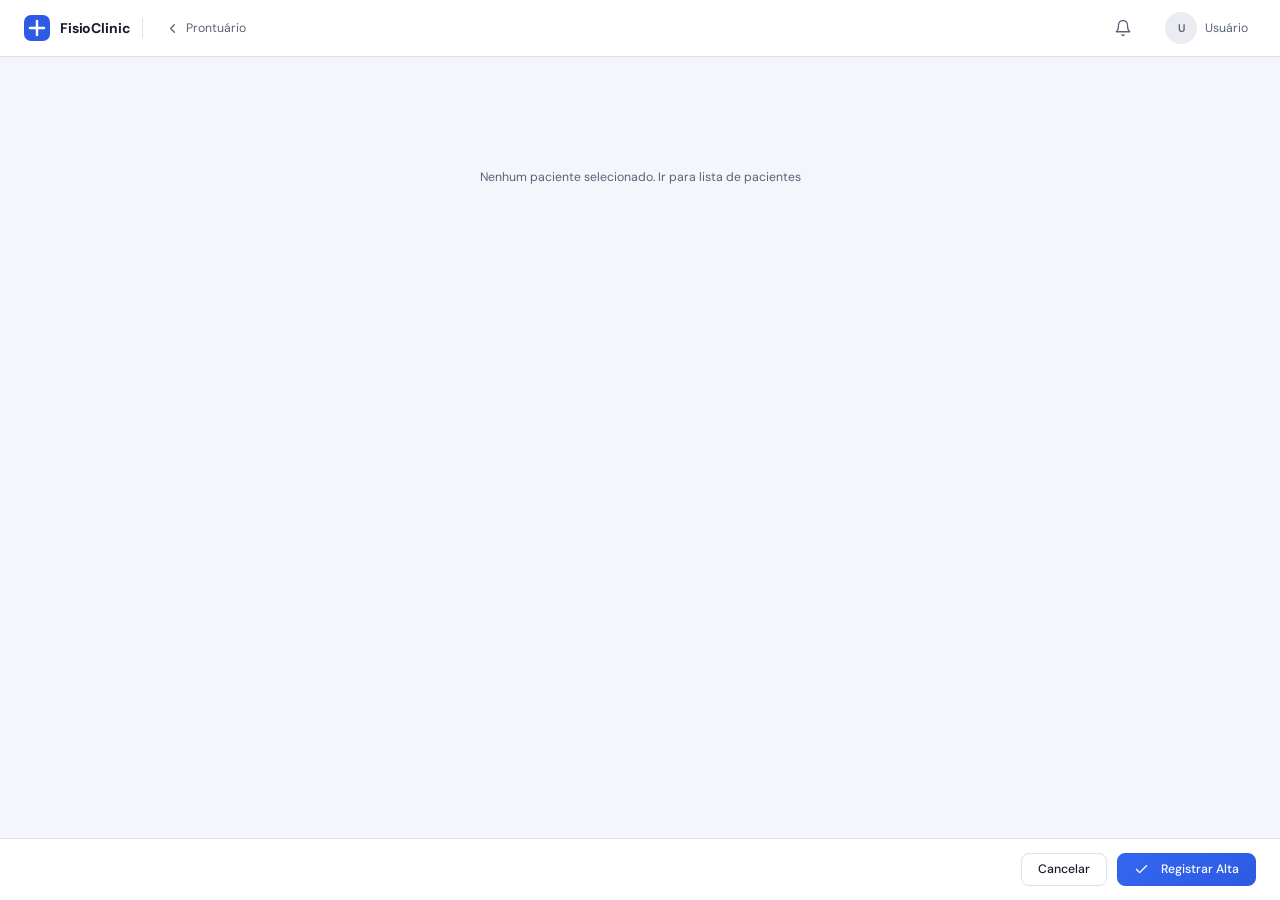
<file: frontend/pages/alta.html>
<!--
  pages/alta.html — Alta e Relatórios (Módulo 6)
  ─────────────────────────────────────────────────────────────────────────────
  Acessado via: alta.html?paciente_id=UUID[&plano_id=UUID]
  Se paciente_id estiver ausente, exibe #no-patient e interrompe o carregamento.

  CSS: base.css + components.css + pages/alta.css
  JS:  js/pages/alta.js (type=module)

  Estrutura do DOM:
    header.topbar            → topbar padrão com notificações
    #no-patient              → aviso quando URL não tem paciente_id
    .patient-header-card     → card com nome, CPF, data nascimento do paciente
    #alta-registrada         → card exibido quando o paciente já tem alta (oculto por padrão)
    form#form-alta           → formulário de registro de alta
      .alta-section          → seção "Dados da Alta" (obrigatório, aberta por padrão)
      .alta-section          → seção "Relatórios" (opcional, colapsada)
      .alta-section          → seção "Retorno" (opcional, colapsada)
      .alta-section          → seção "Pesquisa de Satisfação" (opcional, colapsada)
    .alta-footer             → rodapé fixo com botões Cancelar / Registrar Alta
-->
<!DOCTYPE html>
<html lang="pt-BR">
<head>
  <meta charset="UTF-8">
  <meta name="viewport" content="width=device-width, initial-scale=1.0">
  <title>Alta — FisioClinic</title>
  <link rel="preconnect" href="https://fonts.googleapis.com">
  <link rel="preconnect" href="https://fonts.gstatic.com" crossorigin>
  <link href="https://fonts.googleapis.com/css2?family=DM+Sans:opsz,wght@9..40,300..700&family=DM+Mono:wght@400;500&display=swap" rel="stylesheet">
  <link rel="stylesheet" href="../css/base.css">
  <link rel="stylesheet" href="../css/components.css">
  <link rel="stylesheet" href="../css/pages/alta.css">
</head>
<body>

  <!-- ── Topbar ─────────────────────────────────── -->
  <header class="topbar">
    <a href="dashboard.html" class="topbar-brand">
      <svg width="26" height="26" viewBox="0 0 26 26" fill="none">
        <rect width="26" height="26" rx="7" fill="#2D5BE3"/>
        <path d="M13 6v14M6 13h14" stroke="#fff" stroke-width="2.5" stroke-linecap="round"/>
      </svg>
      FisioClinic
    </a>
    <div class="topbar-divider"></div>
    <a id="topbar-back" href="dashboard.html" class="topbar-back-btn" title="Voltar ao prontuário">
      <svg width="15" height="15" fill="none" stroke="currentColor" stroke-width="2" stroke-linecap="round" stroke-linejoin="round" viewBox="0 0 24 24">
        <polyline points="15 18 9 12 15 6"/>
      </svg>
      Prontuário
    </a>
    <div class="topbar-spacer"></div>
    <a href="admin.html" class="topbar-admin-btn" id="topbar-admin-btn" style="display:none" title="Administrador">
      <svg width="18" height="18" fill="none" stroke="currentColor" stroke-width="1.75" stroke-linecap="round" stroke-linejoin="round" viewBox="0 0 24 24">
        <circle cx="12" cy="12" r="3"/>
        <path d="M19.4 15a1.65 1.65 0 0 0 .33 1.82l.06.06a2 2 0 0 1-2.83 2.83l-.06-.06a1.65 1.65 0 0 0-1.82-.33 1.65 1.65 0 0 0-1 1.51V21a2 2 0 0 1-4 0v-.09A1.65 1.65 0 0 0 9 19.4a1.65 1.65 0 0 0-1.82.33l-.06.06a2 2 0 0 1-2.83-2.83l.06-.06A1.65 1.65 0 0 0 4.68 15a1.65 1.65 0 0 0-1.51-1H3a2 2 0 0 1 0-4h.09A1.65 1.65 0 0 0 4.6 9a1.65 1.65 0 0 0-.33-1.82l-.06-.06a2 2 0 0 1 2.83-2.83l.06.06A1.65 1.65 0 0 0 9 4.68a1.65 1.65 0 0 0 1-1.51V3a2 2 0 0 1 4 0v.09a1.65 1.65 0 0 0 1 1.51 1.65 1.65 0 0 0 1.82-.33l.06-.06a2 2 0 0 1 2.83 2.83l-.06.06A1.65 1.65 0 0 0 19.4 9a1.65 1.65 0 0 0 1.51 1H21a2 2 0 0 1 0 4h-.09a1.65 1.65 0 0 0-1.51 1z"/>
      </svg>
    </a>
    <a href="usuarios.html" class="topbar-admin-btn" id="topbar-users-btn" style="display:none" title="Usuários">
      <svg width="18" height="18" fill="none" stroke="currentColor" stroke-width="1.75" stroke-linecap="round" stroke-linejoin="round" viewBox="0 0 24 24">
        <path d="M17 21v-2a4 4 0 0 0-4-4H5a4 4 0 0 0-4 4v2"/>
        <circle cx="9" cy="7" r="4"/>
        <path d="M23 21v-2a4 4 0 0 0-3-3.87M16 3.13a4 4 0 0 1 0 7.75"/>
      </svg>
    </a>
    <div class="notif-wrapper">
      <button class="notif-btn" id="notifBtn" title="Novidades do sistema" aria-label="Ver atualizações">
        <svg width="18" height="18" viewBox="0 0 24 24" fill="none" stroke="currentColor" stroke-width="1.75" stroke-linecap="round" stroke-linejoin="round">
          <path d="M18 8A6 6 0 0 0 6 8c0 7-3 9-3 9h18s-3-2-3-9"/>
          <path d="M13.73 21a2 2 0 0 1-3.46 0"/>
        </svg>
        <span class="notif-badge" id="notifBadge" style="display:none"></span>
      </button>
      <div class="notif-panel" id="notifPanel" style="display:none">
        <div class="notif-panel-header">
          <span>Novidades do Sistema</span>
          <button class="notif-close" id="notifClose" aria-label="Fechar">×</button>
        </div>
        <div class="notif-list" id="notifList"></div>
      </div>
    </div>
    <div class="topbar-user" id="topbar-user">
      <div class="avatar" id="topbar-avatar" style="background:var(--surface2);color:var(--text2);">U</div>
      <span id="topbar-nome">Usuário</span>
    </div>
  </header>

  <!-- ── Main ───────────────────────────────────── -->
  <main class="main">
    <div class="alta-page">

      <!-- Aviso sem paciente -->
      <div id="no-patient" style="display:none" class="empty-state">
        <p>Nenhum paciente selecionado. <a href="pacientes.html">Ir para lista de pacientes</a></p>
      </div>

      <!-- Cabeçalho do paciente -->
      <div id="patient-header" class="patient-header-card" style="display:none">
        <div class="patient-header-avatar" id="ph-avatar">?</div>
        <div class="patient-header-info">
          <p class="patient-header-nome" id="ph-nome">Carregando...</p>
          <div class="patient-header-meta">
            <span id="ph-cpf"></span>
            <span id="ph-nasc"></span>
            <span id="ph-convenio"></span>
          </div>
        </div>
        <div class="patient-header-actions">
          <a id="btn-prontuario" href="#" class="btn btn-secondary btn-sm">Ver prontuário</a>
        </div>
      </div>

      <!-- Resumo do tratamento -->
      <div id="resumo-wrap" style="display:none" class="resumo-tratamento">
        <div class="resumo-tratamento-titulo">Resumo do Tratamento</div>
        <div class="resumo-stats">
          <div class="resumo-stat">
            <div class="resumo-stat-valor" id="res-sessoes">—</div>
            <div class="resumo-stat-label">Sessões realizadas</div>
          </div>
          <div class="resumo-stat">
            <div class="resumo-stat-valor" id="res-dias">—</div>
            <div class="resumo-stat-label">Dias de tratamento</div>
          </div>
          <div class="resumo-stat">
            <div class="resumo-stat-valor" id="res-eva">—</div>
            <div class="resumo-stat-label">Sessões com EVA</div>
          </div>
        </div>
        <div class="resumo-diagnostico" id="res-diagnostico" style="display:none"></div>
      </div>

      <!-- Card alta já registrada (exibido quando já existe alta) -->
      <div id="alta-registrada" style="display:none" class="alta-registrada-card">
        <div class="alta-registrada-header">
          <div class="alta-registrada-icon">
            <svg width="16" height="16" fill="none" stroke="#fff" stroke-width="2.5" stroke-linecap="round" stroke-linejoin="round" viewBox="0 0 24 24">
              <polyline points="20 6 9 17 4 12"/>
            </svg>
          </div>
          <span class="alta-registrada-title">Alta registrada</span>
        </div>
        <div class="alta-registrada-detalhe">
          <div class="alta-detail-item">
            <div class="alta-detail-label">Data</div>
            <div class="alta-detail-valor" id="ar-data">—</div>
          </div>
          <div class="alta-detail-item">
            <div class="alta-detail-label">Motivo</div>
            <div class="alta-detail-valor" id="ar-motivo">—</div>
          </div>
          <div class="alta-detail-item" style="grid-column:1/-1">
            <div class="alta-detail-label">Resultado vs Objetivos</div>
            <div class="alta-detail-valor" id="ar-resultado">—</div>
          </div>
        </div>
        <p style="margin-top:12px;font-size:.8rem;color:var(--text2)">
          Você pode registrar uma nova alta abaixo se necessário (ex: retorno do paciente com novo plano).
        </p>
      </div>

      <!-- ── Formulário de alta ──────────────────── -->
      <form id="form-alta" novalidate>

        <!-- Seção: Dados da Alta (obrigatória, aberta por padrão) -->
        <div class="alta-section open" id="sec-dados">
          <div class="alta-section-header" data-section="sec-dados">
            <span class="alta-section-title">Dados da Alta</span>
            <span class="alta-section-badge obrigatorio">Obrigatório</span>
            <svg class="alta-section-chevron" fill="none" stroke="currentColor" stroke-width="2" stroke-linecap="round" stroke-linejoin="round" viewBox="0 0 24 24">
              <polyline points="6 9 12 15 18 9"/>
            </svg>
          </div>
          <div class="alta-section-body">
            <!-- Motivo -->
            <div class="form-group" style="margin-top:14px">
              <label class="form-label">Motivo da Alta <span class="req">*</span></label>
              <div class="motivo-chips" id="motivo-chips">
                <div class="motivo-chip">
                  <input type="radio" name="motivo" id="m-alta-clinica" value="alta_clinica">
                  <label for="m-alta-clinica">Alta Clínica</label>
                </div>
                <div class="motivo-chip">
                  <input type="radio" name="motivo" id="m-alta-admin" value="alta_administrativa">
                  <label for="m-alta-admin">Alta Administrativa</label>
                </div>
                <div class="motivo-chip">
                  <input type="radio" name="motivo" id="m-desistencia" value="desistencia">
                  <label for="m-desistencia">Desistência</label>
                </div>
                <div class="motivo-chip">
                  <input type="radio" name="motivo" id="m-encaminhamento" value="encaminhamento">
                  <label for="m-encaminhamento">Encaminhamento</label>
                </div>
                <div class="motivo-chip risco">
                  <input type="radio" name="motivo" id="m-obito" value="obito">
                  <label for="m-obito">Óbito</label>
                </div>
              </div>
              <span class="form-error" id="err-motivo"></span>
            </div>

            <!-- Data da alta -->
            <div class="form-row cols-2" style="margin-top:14px">
              <div class="form-group">
                <label class="form-label" for="inp-data-alta">Data da Alta</label>
                <input type="date" class="form-input" id="inp-data-alta">
              </div>
              <div class="form-group">
                <label class="form-label" for="inp-plano">Plano vinculado</label>
                <select class="form-input" id="inp-plano">
                  <option value="">— Nenhum (sem plano formal) —</option>
                </select>
              </div>
            </div>

            <!-- Fisioterapeuta -->
            <div class="form-group" style="margin-top:14px">
              <label class="form-label" for="inp-fisio-alta">Fisioterapeuta responsável</label>
              <select class="form-input" id="inp-fisio-alta">
                <option value="">— Selecione —</option>
              </select>
            </div>

            <!-- Resultado vs objetivos -->
            <div class="form-group" style="margin-top:14px">
              <label class="form-label" for="inp-resultado">Resultado vs Objetivos <span class="req">*</span></label>
              <textarea class="form-input" id="inp-resultado" rows="4"
                placeholder="Descreva o resultado obtido em relação aos objetivos propostos no plano de tratamento..."></textarea>
              <span class="form-error" id="err-resultado"></span>
            </div>
          </div>
        </div>

        <!-- Seção: Relatórios (opcional) -->
        <div class="alta-section" id="sec-relatorios">
          <div class="alta-section-header" data-section="sec-relatorios">
            <span class="alta-section-title">Relatórios</span>
            <span class="alta-section-badge">Opcional</span>
            <svg class="alta-section-chevron" fill="none" stroke="currentColor" stroke-width="2" stroke-linecap="round" stroke-linejoin="round" viewBox="0 0 24 24">
              <polyline points="6 9 12 15 18 9"/>
            </svg>
          </div>
          <div class="alta-section-body">
            <div class="form-group" style="margin-top:14px">
              <label class="form-label" for="inp-orientacoes">Orientações Domiciliares</label>
              <textarea class="form-input" id="inp-orientacoes" rows="3"
                placeholder="Exercícios, cuidados e recomendações para continuidade em casa..."></textarea>
            </div>
            <div class="form-group" style="margin-top:14px">
              <label class="form-label" for="inp-rel-evolucao">Relatório de Evolução</label>
              <textarea class="form-input" id="inp-rel-evolucao" rows="4"
                placeholder="Resumo narrativo da evolução clínica ao longo do tratamento (para o prontuário)..."></textarea>
            </div>
            <div class="form-group" style="margin-top:14px">
              <label class="form-label" for="inp-rel-medico">Relatório para Médico</label>
              <textarea class="form-input" id="inp-rel-medico" rows="4"
                placeholder="Relatório destinado ao médico solicitante do tratamento..."></textarea>
            </div>
          </div>
        </div>

        <!-- Seção: Retorno (opcional) -->
        <div class="alta-section" id="sec-retorno">
          <div class="alta-section-header" data-section="sec-retorno">
            <span class="alta-section-title">Agendamento de Retorno</span>
            <span class="alta-section-badge">Opcional</span>
            <svg class="alta-section-chevron" fill="none" stroke="currentColor" stroke-width="2" stroke-linecap="round" stroke-linejoin="round" viewBox="0 0 24 24">
              <polyline points="6 9 12 15 18 9"/>
            </svg>
          </div>
          <div class="alta-section-body">
            <div class="form-group" style="margin-top:14px">
              <label class="form-label" for="inp-retorno">Data de Retorno Programado</label>
              <input type="date" class="form-input" id="inp-retorno"
                style="max-width:220px">
              <p style="margin-top:6px;font-size:.78rem;color:var(--text2)">
                Informe se há consulta de retorno ou reavaliação já agendada.
              </p>
            </div>
          </div>
        </div>

        <!-- Seção: Pesquisa de Satisfação (opcional) -->
        <div class="alta-section" id="sec-satisfacao">
          <div class="alta-section-header" data-section="sec-satisfacao">
            <span class="alta-section-title">Pesquisa de Satisfação</span>
            <span class="alta-section-badge">Opcional</span>
            <svg class="alta-section-chevron" fill="none" stroke="currentColor" stroke-width="2" stroke-linecap="round" stroke-linejoin="round" viewBox="0 0 24 24">
              <polyline points="6 9 12 15 18 9"/>
            </svg>
          </div>
          <div class="alta-section-body">
            <div class="form-group" style="margin-top:14px">
              <label class="form-label">Como o paciente avalia o atendimento?</label>
              <div class="satisfacao-wrap satisfacao-stars" id="satisfacao-stars">
                <div class="satisfacao-star">
                  <input type="radio" name="satisfacao_nota" id="s1" value="1">
                  <label for="s1" title="Ruim">★</label>
                </div>
                <div class="satisfacao-star">
                  <input type="radio" name="satisfacao_nota" id="s2" value="2">
                  <label for="s2" title="Regular">★</label>
                </div>
                <div class="satisfacao-star">
                  <input type="radio" name="satisfacao_nota" id="s3" value="3">
                  <label for="s3" title="Bom">★</label>
                </div>
                <div class="satisfacao-star">
                  <input type="radio" name="satisfacao_nota" id="s4" value="4">
                  <label for="s4" title="Muito bom">★</label>
                </div>
                <div class="satisfacao-star">
                  <input type="radio" name="satisfacao_nota" id="s5" value="5">
                  <label for="s5" title="Excelente">★</label>
                </div>
              </div>
            </div>
            <div class="form-group" style="margin-top:14px">
              <label class="form-label" for="inp-sat-comentario">Comentário (opcional)</label>
              <textarea class="form-input" id="inp-sat-comentario" rows="2"
                placeholder="Observações do paciente sobre o atendimento..."></textarea>
            </div>
          </div>
        </div>

      </form><!-- #form-alta -->

    </div><!-- .alta-page -->
  </main>

  <!-- ── Rodapé fixo com ações ───────────────────── -->
  <div class="alta-footer">
    <button type="button" class="btn btn-secondary" id="btn-cancelar">Cancelar</button>
    <button type="button" class="btn btn-primary" id="btn-registrar">
      <svg width="15" height="15" fill="none" stroke="currentColor" stroke-width="2.2" stroke-linecap="round" stroke-linejoin="round" viewBox="0 0 24 24" style="margin-right:6px">
        <polyline points="20 6 9 17 4 12"/>
      </svg>
      Registrar Alta
    </button>
  </div>

  <!-- Toast container -->
  <div id="toastContainer" aria-live="polite"></div>

  <script type="module" src="../js/pages/alta.js"></script>
</body>
</html>
</file>
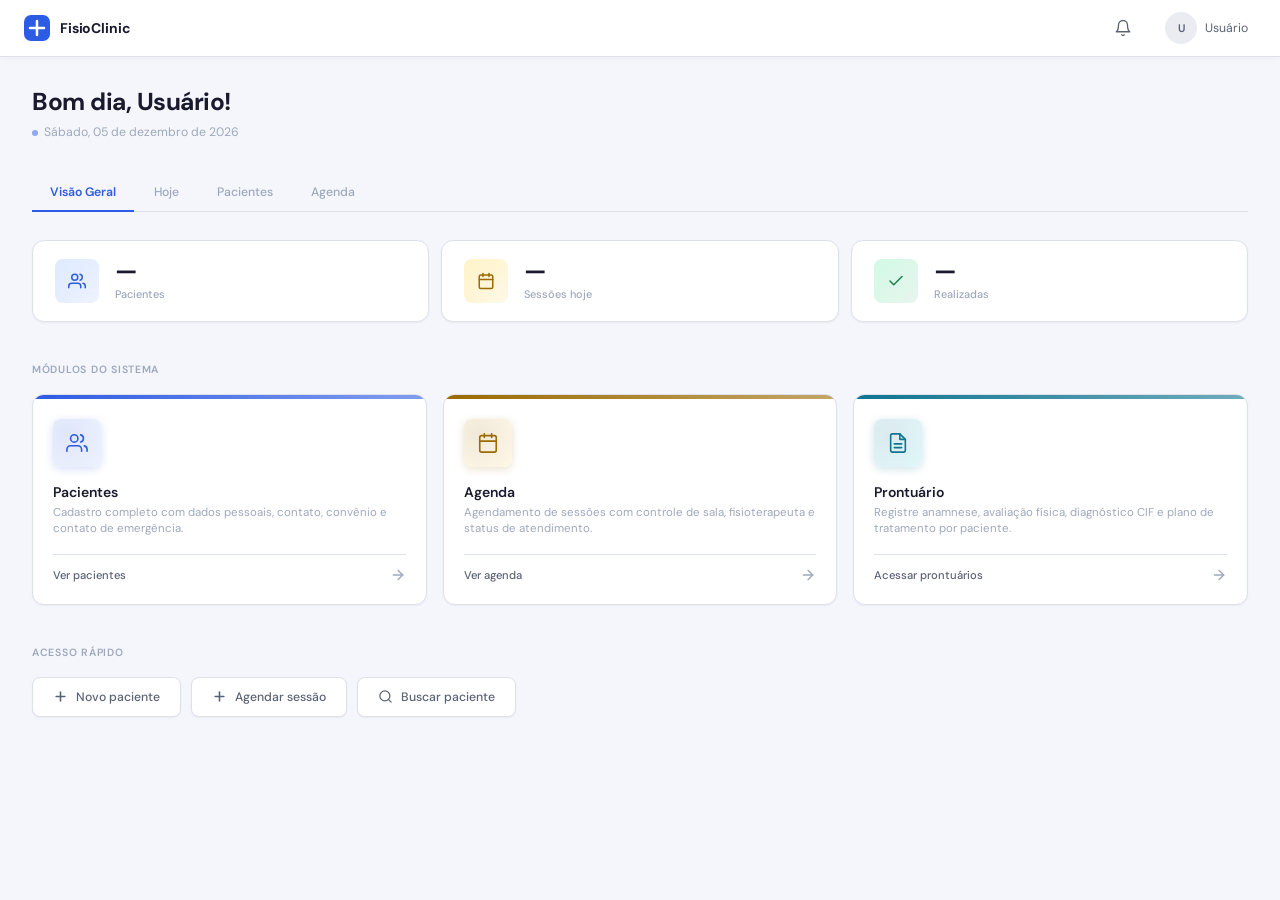
<file: frontend/pages/dashboard.html>
<!--
  pages/dashboard.html — Tela inicial pós-login (home do sistema)
  ──────────────────────────────────────────────────────────────────
  CSS: base.css + components.css + pages/dashboard.css
  JS:  js/pages/dashboard.js (type=module)

  Estrutura do DOM:
    header.topbar           → topbar com notificações (populada por initTopbar())
    .dash-header
      #saudacao             → "Bom dia/tarde/noite, [Nome]!"
      #dataAtual            → data por extenso em pt-BR
    .stats-row              → chips de estatísticas:
      #statPacientes        → total de pacientes cadastrados
      #statSessoes          → sessões agendadas hoje
      #statRealizadas       → sessões realizadas hoje
    .tab-bar                → abas de navegação (data-tab):
      "hoje"      → #tab-hoje      → sessões do dia
      "pacientes" → #tab-pacientes → lista de pacientes recentes
      "agenda"    → #tab-agenda    → grade semanal resumida
    .module-grid            → atalhos para os módulos (cards clicáveis)

  Lazy loading das abas: cada aba carrega seus dados apenas na primeira abertura
  (controlado pelo objeto `loaded` em dashboard.js)
-->
<!DOCTYPE html>
<html lang="pt-BR">
<head>
  <meta charset="UTF-8">
  <meta name="viewport" content="width=device-width, initial-scale=1.0">
  <title>Início — FisioClinic</title>
  <link rel="preconnect" href="https://fonts.googleapis.com">
  <link rel="preconnect" href="https://fonts.gstatic.com" crossorigin>
  <link href="https://fonts.googleapis.com/css2?family=DM+Sans:opsz,wght@9..40,300..700&family=DM+Mono:wght@400;500&display=swap" rel="stylesheet">
  <link rel="stylesheet" href="../css/base.css">
  <link rel="stylesheet" href="../css/components.css">
  <link rel="stylesheet" href="../css/pages/dashboard.css">
</head>
<body>

  <!-- ── Topbar ─────────────────────────────────────────────── -->
  <header class="topbar">
    <div class="topbar-brand">
      <svg width="26" height="26" viewBox="0 0 26 26" fill="none">
        <rect width="26" height="26" rx="7" fill="#2D5BE3"/>
        <path d="M13 6v14M6 13h14" stroke="#fff" stroke-width="2.5" stroke-linecap="round"/>
      </svg>
      FisioClinic
    </div>
    <div class="topbar-spacer"></div>
    <a href="admin.html" class="topbar-admin-btn" id="topbar-admin-btn" style="display:none" title="Administrador">
      <svg width="18" height="18" fill="none" stroke="currentColor" stroke-width="1.75" stroke-linecap="round" stroke-linejoin="round" viewBox="0 0 24 24">
        <circle cx="12" cy="12" r="3"/>
        <path d="M19.4 15a1.65 1.65 0 0 0 .33 1.82l.06.06a2 2 0 0 1-2.83 2.83l-.06-.06a1.65 1.65 0 0 0-1.82-.33 1.65 1.65 0 0 0-1 1.51V21a2 2 0 0 1-4 0v-.09A1.65 1.65 0 0 0 9 19.4a1.65 1.65 0 0 0-1.82.33l-.06.06a2 2 0 0 1-2.83-2.83l.06-.06A1.65 1.65 0 0 0 4.68 15a1.65 1.65 0 0 0-1.51-1H3a2 2 0 0 1 0-4h.09A1.65 1.65 0 0 0 4.6 9a1.65 1.65 0 0 0-.33-1.82l-.06-.06a2 2 0 0 1 2.83-2.83l.06.06A1.65 1.65 0 0 0 9 4.68a1.65 1.65 0 0 0 1-1.51V3a2 2 0 0 1 4 0v.09a1.65 1.65 0 0 0 1 1.51 1.65 1.65 0 0 0 1.82-.33l.06-.06a2 2 0 0 1 2.83 2.83l-.06.06A1.65 1.65 0 0 0 19.4 9a1.65 1.65 0 0 0 1.51 1H21a2 2 0 0 1 0 4h-.09a1.65 1.65 0 0 0-1.51 1z"/>
      </svg>
    </a>
    <a href="usuarios.html" class="topbar-admin-btn" id="topbar-users-btn" style="display:none" title="Usuários">
      <svg width="18" height="18" fill="none" stroke="currentColor" stroke-width="1.75" stroke-linecap="round" stroke-linejoin="round" viewBox="0 0 24 24">
        <path d="M17 21v-2a4 4 0 0 0-4-4H5a4 4 0 0 0-4 4v2"/>
        <circle cx="9" cy="7" r="4"/>
        <path d="M23 21v-2a4 4 0 0 0-3-3.87M16 3.13a4 4 0 0 1 0 7.75"/>
      </svg>
    </a>
    <div class="notif-wrapper">
      <button class="notif-btn" id="notifBtn" title="Novidades do sistema" aria-label="Ver atualizações">
        <svg width="18" height="18" viewBox="0 0 24 24" fill="none" stroke="currentColor" stroke-width="1.75" stroke-linecap="round" stroke-linejoin="round">
          <path d="M18 8A6 6 0 0 0 6 8c0 7-3 9-3 9h18s-3-2-3-9"/>
          <path d="M13.73 21a2 2 0 0 1-3.46 0"/>
        </svg>
        <span class="notif-badge" id="notifBadge" style="display:none"></span>
      </button>
      <div class="notif-panel" id="notifPanel" style="display:none">
        <div class="notif-panel-header">
          <span>Novidades do Sistema</span>
          <button class="notif-close" id="notifClose" aria-label="Fechar">×</button>
        </div>
        <div class="notif-list" id="notifList"></div>
      </div>
    </div>
    <div class="topbar-user" id="topbar-user">
      <div class="avatar" id="topbar-avatar" style="background:var(--surface2);color:var(--text2);">U</div>
      <span id="topbar-nome">Usuário</span>
    </div>
  </header>

  <!-- ── Main ──────────────────────────────────────────────── -->
  <main class="main">

    <!-- Welcome -->
    <div class="dash-header">
      <div>
        <div class="dash-greeting" id="saudacao">Olá!</div>
        <div class="dash-date" id="dataAtual"></div>
      </div>
    </div>

    <!-- Tab navigation -->
    <div class="tab-bar" role="tablist">
      <button class="tab-btn active" data-tab="visao-geral" role="tab" aria-selected="true">Visão Geral</button>
      <button class="tab-btn" data-tab="hoje" role="tab" aria-selected="false">Hoje</button>
      <button class="tab-btn" data-tab="pacientes" role="tab" aria-selected="false">Pacientes</button>
      <button class="tab-btn" data-tab="agenda" role="tab" aria-selected="false">Agenda</button>
    </div>

    <!-- ── Painel: Visão Geral ─────────────────────────────── -->
    <div class="tab-panel active" id="tab-visao-geral" role="tabpanel">

      <!-- Stats -->
      <div class="stat-row">
        <div class="stat-chip">
          <div class="stat-icon blue">
            <svg width="18" height="18" fill="none" stroke="currentColor" stroke-width="2"
              stroke-linecap="round" stroke-linejoin="round" viewBox="0 0 24 24">
              <path d="M17 21v-2a4 4 0 0 0-4-4H5a4 4 0 0 0-4 4v2"/>
              <circle cx="9" cy="7" r="4"/>
              <path d="M23 21v-2a4 4 0 0 0-3-3.87M16 3.13a4 4 0 0 1 0 7.75"/>
            </svg>
          </div>
          <div class="stat-info">
            <span class="stat-num" id="statPacientes">—</span>
            <span class="stat-label">Pacientes</span>
          </div>
        </div>

        <div class="stat-chip">
          <div class="stat-icon amber">
            <svg width="18" height="18" fill="none" stroke="currentColor" stroke-width="2"
              stroke-linecap="round" stroke-linejoin="round" viewBox="0 0 24 24">
              <rect x="3" y="4" width="18" height="18" rx="2"/>
              <line x1="16" y1="2" x2="16" y2="6"/>
              <line x1="8" y1="2" x2="8" y2="6"/>
              <line x1="3" y1="10" x2="21" y2="10"/>
            </svg>
          </div>
          <div class="stat-info">
            <span class="stat-num" id="statSessoes">—</span>
            <span class="stat-label">Sessões hoje</span>
          </div>
        </div>

        <div class="stat-chip">
          <div class="stat-icon green">
            <svg width="18" height="18" fill="none" stroke="currentColor" stroke-width="2"
              stroke-linecap="round" stroke-linejoin="round" viewBox="0 0 24 24">
              <polyline points="20 6 9 17 4 12"/>
            </svg>
          </div>
          <div class="stat-info">
            <span class="stat-num" id="statRealizadas">—</span>
            <span class="stat-label">Realizadas</span>
          </div>
        </div>
      </div>

      <!-- Module cards -->
      <div class="section-label">Módulos do sistema</div>

      <div class="module-grid">

        <a href="pacientes.html" class="module-card card-blue">
          <div class="module-card-body">
            <div class="module-icon-wrap">
              <svg width="22" height="22" fill="none" stroke="currentColor" stroke-width="1.75"
                stroke-linecap="round" stroke-linejoin="round" viewBox="0 0 24 24">
                <path d="M17 21v-2a4 4 0 0 0-4-4H5a4 4 0 0 0-4 4v2"/>
                <circle cx="9" cy="7" r="4"/>
                <path d="M23 21v-2a4 4 0 0 0-3-3.87M16 3.13a4 4 0 0 1 0 7.75"/>
              </svg>
            </div>
            <div class="module-name">Pacientes</div>
            <div class="module-desc">Cadastro completo com dados pessoais, contato, convênio e contato de emergência.</div>
            <div class="module-footer">
              <span class="module-stat" id="cardPacientes">Carregando…</span>
              <svg class="module-arrow" width="16" height="16" fill="none" stroke="currentColor"
                stroke-width="2" stroke-linecap="round" viewBox="0 0 24 24">
                <line x1="5" y1="12" x2="19" y2="12"/>
                <polyline points="12 5 19 12 12 19"/>
              </svg>
            </div>
          </div>
        </a>

        <a href="agenda.html" class="module-card card-amber">
          <div class="module-card-body">
            <div class="module-icon-wrap">
              <svg width="22" height="22" fill="none" stroke="currentColor" stroke-width="1.75"
                stroke-linecap="round" stroke-linejoin="round" viewBox="0 0 24 24">
                <rect x="3" y="4" width="18" height="18" rx="2"/>
                <line x1="16" y1="2" x2="16" y2="6"/>
                <line x1="8" y1="2" x2="8" y2="6"/>
                <line x1="3" y1="10" x2="21" y2="10"/>
              </svg>
            </div>
            <div class="module-name">Agenda</div>
            <div class="module-desc">Agendamento de sessões com controle de sala, fisioterapeuta e status de atendimento.</div>
            <div class="module-footer">
              <span class="module-stat" id="cardSessoes">Ver agenda</span>
              <svg class="module-arrow" width="16" height="16" fill="none" stroke="currentColor"
                stroke-width="2" stroke-linecap="round" viewBox="0 0 24 24">
                <line x1="5" y1="12" x2="19" y2="12"/>
                <polyline points="12 5 19 12 12 19"/>
              </svg>
            </div>
          </div>
        </a>

        <a href="pacientes.html" class="module-card card-teal">
          <div class="module-card-body">
            <div class="module-icon-wrap">
              <svg width="22" height="22" fill="none" stroke="currentColor" stroke-width="1.75"
                stroke-linecap="round" stroke-linejoin="round" viewBox="0 0 24 24">
                <path d="M14 2H6a2 2 0 0 0-2 2v16a2 2 0 0 0 2 2h12a2 2 0 0 0 2-2V8z"/>
                <polyline points="14 2 14 8 20 8"/>
                <line x1="16" y1="13" x2="8" y2="13"/>
                <line x1="16" y1="17" x2="8" y2="17"/>
              </svg>
            </div>
            <div class="module-name">Prontuário</div>
            <div class="module-desc">Registre anamnese, avaliação física, diagnóstico CIF e plano de tratamento por paciente.</div>
            <div class="module-footer">
              <span class="module-stat" id="cardProntuario">Acessar prontuários</span>
              <svg class="module-arrow" width="16" height="16" fill="none" stroke="currentColor"
                stroke-width="2" stroke-linecap="round" viewBox="0 0 24 24">
                <line x1="5" y1="12" x2="19" y2="12"/>
                <polyline points="12 5 19 12 12 19"/>
              </svg>
            </div>
          </div>
        </a>

      </div>

      <!-- Quick actions -->
      <div class="section-label">Acesso rápido</div>
      <div class="quick-actions">
        <a href="pacientes.html" class="quick-btn">
          <svg width="15" height="15" fill="none" stroke="currentColor" stroke-width="2.5"
            stroke-linecap="round" viewBox="0 0 24 24">
            <line x1="12" y1="5" x2="12" y2="19"/><line x1="5" y1="12" x2="19" y2="12"/>
          </svg>
          Novo paciente
        </a>
        <a href="agenda.html" class="quick-btn">
          <svg width="15" height="15" fill="none" stroke="currentColor" stroke-width="2.5"
            stroke-linecap="round" viewBox="0 0 24 24">
            <line x1="12" y1="5" x2="12" y2="19"/><line x1="5" y1="12" x2="19" y2="12"/>
          </svg>
          Agendar sessão
        </a>
        <a href="pacientes.html" class="quick-btn">
          <svg width="15" height="15" fill="none" stroke="currentColor" stroke-width="2"
            stroke-linecap="round" viewBox="0 0 24 24">
            <circle cx="11" cy="11" r="8"/><line x1="21" y1="21" x2="16.65" y2="16.65"/>
          </svg>
          Buscar paciente
        </a>
      </div>

    </div>

    <!-- ── Painel: Hoje ─────────────────────────────────────── -->
    <div class="tab-panel" id="tab-hoje" role="tabpanel">
      <div id="hoje-content">
        <div class="tab-loading">Carregando sessões de hoje…</div>
      </div>
    </div>

    <!-- ── Painel: Pacientes ───────────────────────────────── -->
    <div class="tab-panel" id="tab-pacientes" role="tabpanel">
      <div id="pacientes-content">
        <div class="tab-loading">Carregando pacientes…</div>
      </div>
    </div>

    <!-- ── Painel: Agenda ──────────────────────────────────── -->
    <div class="tab-panel" id="tab-agenda" role="tabpanel">
      <div id="agenda-content">
        <div class="tab-loading">Carregando agenda da semana…</div>
      </div>
    </div>

  </main>

  <script type="module" src="../js/pages/dashboard.js"></script>
</body>
</html>
</file>
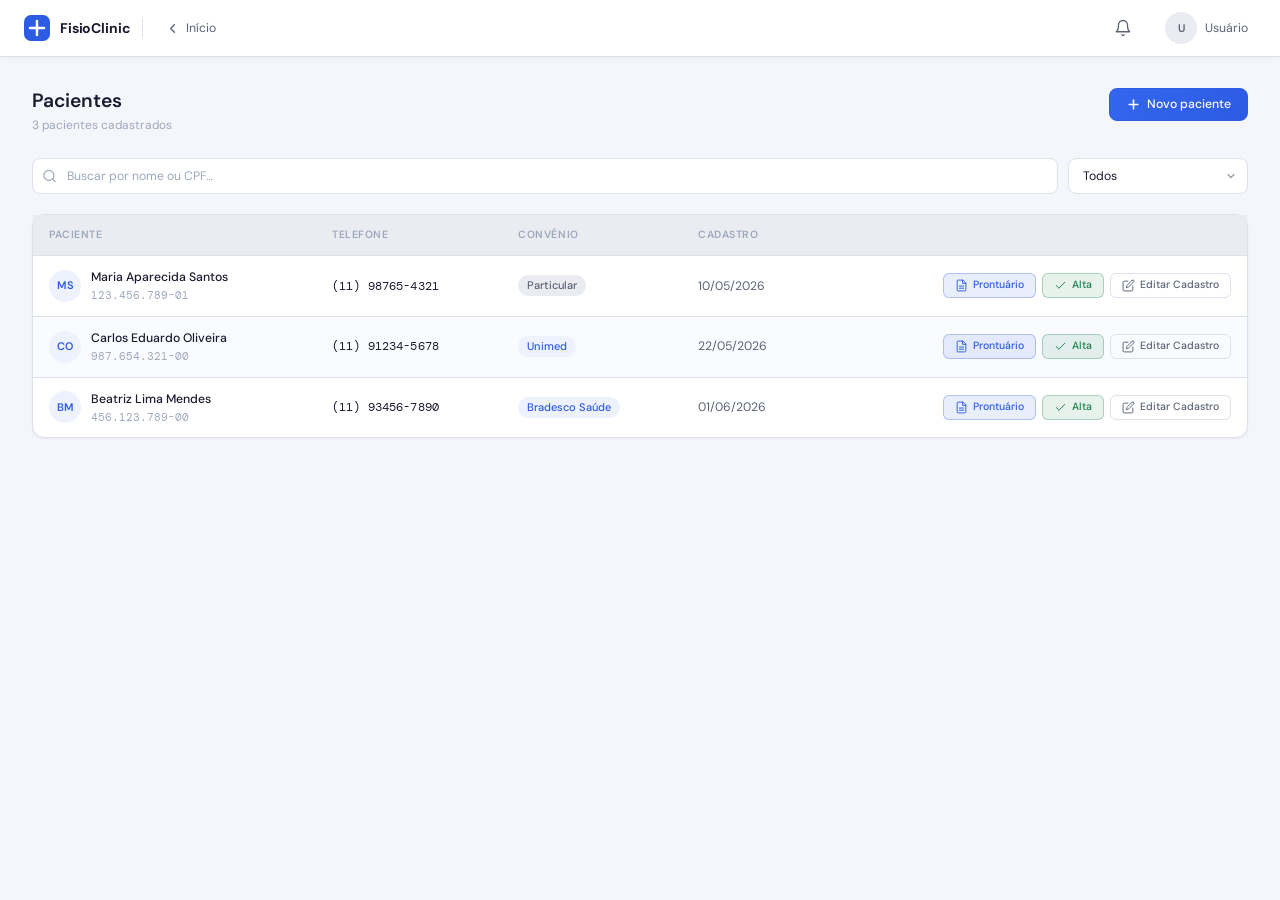
<file: frontend/pages/pacientes.html>
<!--
  pages/pacientes.html — Módulo 1: Cadastro de Pacientes
  ────────────────────────────────────────────────────────
  CSS: base.css + components.css + pages/pacientes.css
  JS:  js/pages/pacientes.js (type=module)

  Estrutura do DOM:
    header.topbar           → topbar com notificações
    .page-header
      .search-bar           → #buscaPaciente + ícone de lupa
      #btnNovoPaciente      → abre o modal de cadastro

    #listaPacientes         → cards de paciente gerados por pacientes.js
                              (renderizados dinamicamente, não existem no HTML estático)

    ── Modal de Cadastro/Edição ──────────────────────────────
    #pacienteModalBackdrop (.modal-backdrop)
      .modal-box
        #pacienteModalTitulo → "Novo paciente" | "Editar paciente"
        form#formPaciente
          Seções: Dados pessoais, Contato, Endereço (ViaCEP), Convênio, Contato emergência
          Radio chips: sexo (Masculino/Feminino/Outro), estadoCivil, parentesco
          #cepInput → autocomplete via ViaCEP (api.postmon.com.br/v1/cep/)

    ── Modal de Visualização ────────────────────────────────
    #verPacienteModalBackdrop
      → exibe dados do paciente em modo leitura (sem campos de formulário)
      → botões: Editar, Agendar, Prontuário

  Fluxo principal: listar → buscar (filtro local) → criar/editar → salvar → recarregar lista
-->
<!DOCTYPE html>
<html lang="pt-BR">
<head>
  <meta charset="UTF-8">
  <meta name="viewport" content="width=device-width, initial-scale=1.0">
  <title>Pacientes — FisioClinic</title>
  <link rel="preconnect" href="https://fonts.googleapis.com">
  <link rel="preconnect" href="https://fonts.gstatic.com" crossorigin>
  <link href="https://fonts.googleapis.com/css2?family=DM+Sans:opsz,wght@9..40,300..700&family=DM+Mono:wght@400;500&display=swap" rel="stylesheet">
  <link rel="stylesheet" href="../css/base.css">
  <link rel="stylesheet" href="../css/components.css">
  <link rel="stylesheet" href="../css/pages/pacientes.css">
</head>
<body>

  <!-- ── Topbar ─────────────────────────────────── -->
  <header class="topbar">
    <a href="dashboard.html" class="topbar-brand">
      <svg width="26" height="26" viewBox="0 0 26 26" fill="none">
        <rect width="26" height="26" rx="7" fill="#2D5BE3"/>
        <path d="M13 6v14M6 13h14" stroke="#fff" stroke-width="2.5" stroke-linecap="round"/>
      </svg>
      FisioClinic
    </a>
    <div class="topbar-divider"></div>
    <a href="dashboard.html" class="topbar-back-btn" title="Voltar ao menu principal">
      <svg width="15" height="15" fill="none" stroke="currentColor" stroke-width="2" stroke-linecap="round" stroke-linejoin="round" viewBox="0 0 24 24">
        <polyline points="15 18 9 12 15 6"/>
      </svg>
      Início
    </a>
    <div class="topbar-spacer"></div>
    <a href="admin.html" class="topbar-admin-btn" id="topbar-admin-btn" style="display:none" title="Administrador">
      <svg width="18" height="18" fill="none" stroke="currentColor" stroke-width="1.75" stroke-linecap="round" stroke-linejoin="round" viewBox="0 0 24 24">
        <circle cx="12" cy="12" r="3"/>
        <path d="M19.4 15a1.65 1.65 0 0 0 .33 1.82l.06.06a2 2 0 0 1-2.83 2.83l-.06-.06a1.65 1.65 0 0 0-1.82-.33 1.65 1.65 0 0 0-1 1.51V21a2 2 0 0 1-4 0v-.09A1.65 1.65 0 0 0 9 19.4a1.65 1.65 0 0 0-1.82.33l-.06.06a2 2 0 0 1-2.83-2.83l.06-.06A1.65 1.65 0 0 0 4.68 15a1.65 1.65 0 0 0-1.51-1H3a2 2 0 0 1 0-4h.09A1.65 1.65 0 0 0 4.6 9a1.65 1.65 0 0 0-.33-1.82l-.06-.06a2 2 0 0 1 2.83-2.83l.06.06A1.65 1.65 0 0 0 9 4.68a1.65 1.65 0 0 0 1-1.51V3a2 2 0 0 1 4 0v.09a1.65 1.65 0 0 0 1 1.51 1.65 1.65 0 0 0 1.82-.33l.06-.06a2 2 0 0 1 2.83 2.83l-.06.06A1.65 1.65 0 0 0 19.4 9a1.65 1.65 0 0 0 1.51 1H21a2 2 0 0 1 0 4h-.09a1.65 1.65 0 0 0-1.51 1z"/>
      </svg>
    </a>
    <a href="usuarios.html" class="topbar-admin-btn" id="topbar-users-btn" style="display:none" title="Usuários">
      <svg width="18" height="18" fill="none" stroke="currentColor" stroke-width="1.75" stroke-linecap="round" stroke-linejoin="round" viewBox="0 0 24 24">
        <path d="M17 21v-2a4 4 0 0 0-4-4H5a4 4 0 0 0-4 4v2"/>
        <circle cx="9" cy="7" r="4"/>
        <path d="M23 21v-2a4 4 0 0 0-3-3.87M16 3.13a4 4 0 0 1 0 7.75"/>
      </svg>
    </a>
    <div class="notif-wrapper">
      <button class="notif-btn" id="notifBtn" title="Novidades do sistema" aria-label="Ver atualizações">
        <svg width="18" height="18" viewBox="0 0 24 24" fill="none" stroke="currentColor" stroke-width="1.75" stroke-linecap="round" stroke-linejoin="round">
          <path d="M18 8A6 6 0 0 0 6 8c0 7-3 9-3 9h18s-3-2-3-9"/>
          <path d="M13.73 21a2 2 0 0 1-3.46 0"/>
        </svg>
        <span class="notif-badge" id="notifBadge" style="display:none"></span>
      </button>
      <div class="notif-panel" id="notifPanel" style="display:none">
        <div class="notif-panel-header">
          <span>Novidades do Sistema</span>
          <button class="notif-close" id="notifClose" aria-label="Fechar">×</button>
        </div>
        <div class="notif-list" id="notifList"></div>
      </div>
    </div>
    <div class="topbar-user" id="topbar-user">
      <div class="avatar" id="topbar-avatar" style="background:var(--surface2);color:var(--text2);">U</div>
      <span id="topbar-nome">Usuário</span>
    </div>
  </header>

  <!-- ── Main ──────────────────────────────────── -->
  <main class="main">

    <!-- Page header -->
    <div class="page-header">
      <div>
        <h1>Pacientes</h1>
        <p class="page-header-meta" id="totalPacientes">Carregando…</p>
      </div>
      <button class="btn btn-primary" id="btnNovoPaciente">
        <svg width="15" height="15" fill="none" stroke="currentColor" stroke-width="2.5" stroke-linecap="round" viewBox="0 0 24 24">
          <line x1="12" y1="5" x2="12" y2="19"/><line x1="5" y1="12" x2="19" y2="12"/>
        </svg>
        Novo paciente
      </button>
    </div>

    <!-- Filter bar -->
    <div class="filter-bar">
      <div class="search-wrap" style="flex:1;">
        <svg class="search-icon" width="15" height="15" fill="none" stroke="currentColor" stroke-width="2" stroke-linecap="round" viewBox="0 0 24 24">
          <circle cx="11" cy="11" r="8"/><line x1="21" y1="21" x2="16.65" y2="16.65"/>
        </svg>
        <input type="search" class="form-input" id="searchPaciente"
          placeholder="Buscar por nome ou CPF…" autocomplete="off">
      </div>
      <select class="form-select filter-select" id="filtroConvenio">
        <option value="">Todos</option>
        <option value="particular">Particular</option>
        <option value="convenio">Convênio</option>
      </select>
    </div>

    <!-- Patient table -->
    <div class="card">
      <div class="table-wrap">
        <table class="table" id="tabelaPacientes">
          <thead>
            <tr>
              <th>Paciente</th>
              <th>Telefone</th>
              <th>Convênio</th>
              <th>Cadastro</th>
              <th></th>
            </tr>
          </thead>
          <tbody id="listaPacientes">
            <tr>
              <td colspan="5">
                <div class="empty-state">
                  <div class="icon">
                    <svg width="40" height="40" fill="none" stroke="currentColor" stroke-width="1.25" viewBox="0 0 24 24">
                      <path d="M17 21v-2a4 4 0 0 0-4-4H5a4 4 0 0 0-4 4v2"/>
                      <circle cx="9" cy="7" r="4"/>
                    </svg>
                  </div>
                  <h3>Nenhum paciente cadastrado</h3>
                  <p>Clique em "Novo paciente" para começar.</p>
                </div>
              </td>
            </tr>
          </tbody>
        </table>
      </div>
    </div>
  </main>

  <!-- ═══════════════════════════════════════════ -->
  <!--   Modal — Cadastro / Edição de Paciente    -->
  <!-- ═══════════════════════════════════════════ -->
  <div class="modal-backdrop" id="modalBackdrop"
    role="dialog" aria-modal="true" aria-labelledby="modalTitulo">

    <div class="modal">

      <!-- Header -->
      <div class="modal-header">
        <h2 id="modalTitulo">Novo paciente</h2>
        <button class="btn btn-ghost btn-icon" id="btnFecharModal" aria-label="Fechar modal">
          <svg width="17" height="17" fill="none" stroke="currentColor" stroke-width="2" stroke-linecap="round" viewBox="0 0 24 24">
            <line x1="18" y1="6" x2="6" y2="18"/><line x1="6" y1="6" x2="18" y2="18"/>
          </svg>
        </button>
      </div>

      <!-- Body -->
      <div class="modal-body">
        <form id="formPaciente" novalidate autocomplete="off">
          <input type="hidden" id="pacienteId">

          <!-- ── 1. Dados pessoais ────────────── -->
          <section class="form-section">
            <div class="form-section-title">Dados pessoais</div>

            <!-- Foto -->
            <div class="form-group" style="margin-bottom:20px;">
              <div class="photo-upload">
                <div class="photo-thumb" id="photoThumb" role="button" tabindex="0"
                  title="Clique para adicionar foto" aria-label="Foto do paciente">
                  <svg width="26" height="26" fill="none" stroke="var(--text3)" stroke-width="1.5" viewBox="0 0 24 24">
                    <path d="M20 21v-2a4 4 0 0 0-4-4H8a4 4 0 0 0-4 4v2"/>
                    <circle cx="12" cy="7" r="4"/>
                  </svg>
                </div>
                <div>
                  <label class="btn btn-secondary btn-sm" for="inputFoto" style="cursor:pointer;">
                    Escolher foto
                  </label>
                  <input type="file" id="inputFoto" accept="image/jpeg,image/png,image/webp" style="display:none;">
                  <p class="form-hint" style="margin-top:5px;">JPG, PNG ou WebP — máx. 5 MB</p>
                </div>
              </div>
            </div>

            <!-- Nome -->
            <div class="form-group" style="margin-bottom:16px;">
              <label class="form-label" for="nomeCompleto">
                Nome completo <span class="req">*</span>
              </label>
              <input type="text" class="form-input" id="nomeCompleto" name="nomeCompleto"
                placeholder="Ex.: Ana Paula Ferreira" required autocomplete="name">
              <span class="form-error" id="erroNome" style="display:none;">Campo obrigatório.</span>
            </div>

            <!-- CPF / Nascimento / Sexo -->
            <div class="form-row cols-3" style="margin-bottom:16px;">
              <div class="form-group">
                <label class="form-label" for="cpf">CPF <span class="req">*</span></label>
                <input type="text" class="form-input" id="cpf" name="cpf"
                  placeholder="000.000.000-00" maxlength="14" inputmode="numeric" required>
                <span class="form-error" id="erroCpf" style="display:none;">CPF inválido.</span>
              </div>
              <div class="form-group">
                <label class="form-label" for="dataNascimento">
                  Nascimento <span class="req">*</span>
                </label>
                <input type="date" class="form-input" id="dataNascimento" name="dataNascimento" required>
                <span class="form-error" id="erroNasc" style="display:none;">Campo obrigatório.</span>
              </div>
              <div class="form-group" style="grid-column: span 2;">
                <label class="form-label">Sexo <span class="req">*</span></label>
                <div class="radio-chips" role="radiogroup" aria-label="Sexo">
                  <label class="chip">
                    <input type="radio" name="sexo" value="feminino">
                    <span class="chip-label">Feminino</span>
                  </label>
                  <label class="chip">
                    <input type="radio" name="sexo" value="masculino">
                    <span class="chip-label">Masculino</span>
                  </label>
                  <label class="chip">
                    <input type="radio" name="sexo" value="outro">
                    <span class="chip-label">Outro</span>
                  </label>
                  <label class="chip">
                    <input type="radio" name="sexo" value="nao_informado">
                    <span class="chip-label">Não informado</span>
                  </label>
                </div>
                <span class="form-error" id="erroSexo" style="display:none;">Campo obrigatório.</span>
              </div>
            </div>

            <!-- Estado civil / Profissão -->
            <div class="form-row cols-2">
              <div class="form-group">
                <label class="form-label">Estado civil</label>
                <div class="radio-chips" role="radiogroup" aria-label="Estado civil">
                  <label class="chip">
                    <input type="radio" name="estadoCivil" value="solteiro">
                    <span class="chip-label">Solteiro(a)</span>
                  </label>
                  <label class="chip">
                    <input type="radio" name="estadoCivil" value="casado">
                    <span class="chip-label">Casado(a)</span>
                  </label>
                  <label class="chip">
                    <input type="radio" name="estadoCivil" value="divorciado">
                    <span class="chip-label">Divorciado(a)</span>
                  </label>
                  <label class="chip">
                    <input type="radio" name="estadoCivil" value="viuvo">
                    <span class="chip-label">Viúvo(a)</span>
                  </label>
                  <label class="chip">
                    <input type="radio" name="estadoCivil" value="uniao_estavel">
                    <span class="chip-label">União estável</span>
                  </label>
                </div>
              </div>
              <div class="form-group">
                <label class="form-label" for="profissao">Profissão</label>
                <input type="text" class="form-input" id="profissao" name="profissao"
                  placeholder="Ex.: Professora, Engenheiro…">
              </div>
            </div>
          </section>

          <!-- ── 2. Contato ──────────────────── -->
          <section class="form-section">
            <div class="form-section-title">Contato</div>

            <!-- Telefone / E-mail -->
            <div class="form-row cols-2" style="margin-bottom:16px;">
              <div class="form-group">
                <label class="form-label" for="telefone">
                  Telefone / WhatsApp <span class="req">*</span>
                </label>
                <input type="tel" class="form-input" id="telefone" name="telefone"
                  placeholder="(00) 00000-0000" maxlength="15" inputmode="tel" required>
                <span class="form-error" id="erroTel" style="display:none;">Campo obrigatório.</span>
              </div>
              <div class="form-group">
                <label class="form-label" for="email">E-mail</label>
                <input type="email" class="form-input" id="email" name="email"
                  placeholder="nome@email.com">
              </div>
            </div>

            <!-- CEP / Logradouro / Número -->
            <div class="form-row" style="grid-template-columns:130px 1fr 80px;margin-bottom:16px;">
              <div class="form-group" id="wrapCep">
                <label class="form-label" for="cep">CEP</label>
                <input type="text" class="form-input" id="cep" name="cep"
                  placeholder="00000-000" maxlength="9" inputmode="numeric">
              </div>
              <div class="form-group">
                <label class="form-label" for="logradouro">Logradouro</label>
                <input type="text" class="form-input" id="logradouro" name="logradouro"
                  placeholder="Rua, Av., Travessa…">
              </div>
              <div class="form-group">
                <label class="form-label" for="numero">Nº</label>
                <input type="text" class="form-input" id="numero" name="numero" placeholder="Nº">
              </div>
            </div>

            <!-- Complemento / Bairro / Cidade / UF -->
            <div class="form-row" style="grid-template-columns:1fr 1fr 1fr 64px;">
              <div class="form-group">
                <label class="form-label" for="complemento">Complemento</label>
                <input type="text" class="form-input" id="complemento" name="complemento"
                  placeholder="Apto, Bloco…">
              </div>
              <div class="form-group">
                <label class="form-label" for="bairro">Bairro</label>
                <input type="text" class="form-input" id="bairro" name="bairro">
              </div>
              <div class="form-group">
                <label class="form-label" for="cidade">Cidade</label>
                <input type="text" class="form-input" id="cidade" name="cidade">
              </div>
              <div class="form-group">
                <label class="form-label" for="uf">UF</label>
                <select class="form-select" id="uf" name="uf">
                  <option value="">—</option>
                  <option>AC</option><option>AL</option><option>AP</option><option>AM</option>
                  <option>BA</option><option>CE</option><option>DF</option><option>ES</option>
                  <option>GO</option><option>MA</option><option>MT</option><option>MS</option>
                  <option>MG</option><option>PA</option><option>PB</option><option>PR</option>
                  <option>PE</option><option>PI</option><option>RJ</option><option>RN</option>
                  <option>RS</option><option>RO</option><option>RR</option><option>SC</option>
                  <option>SP</option><option>SE</option><option>TO</option>
                </select>
              </div>
            </div>
          </section>

          <!-- ── 3. Convênio / Pagamento ────── -->
          <section class="form-section">
            <div class="form-section-title">
              Convênio / Pagamento <span class="req">*</span>
            </div>

            <div class="toggle-group" style="margin-bottom:16px;"
              role="group" aria-label="Tipo de pagamento">
              <button type="button" class="toggle-btn active" data-tipo="particular" id="btnParticular">
                Particular
              </button>
              <button type="button" class="toggle-btn" data-tipo="convenio" id="btnConvenio">
                Convênio
              </button>
            </div>
            <input type="hidden" id="tipoPagamento" name="tipoPagamento" value="particular">

            <!-- Campos de convênio (ocultos por padrão) -->
            <div id="camposConvenio" style="display:none;">
              <div class="form-group" style="margin-bottom:16px;">
                <label class="form-label" for="nomeConvenio">Nome do convênio</label>
                <input type="text" class="form-input" id="nomeConvenio" name="nomeConvenio"
                  placeholder="Ex.: Unimed, Bradesco Saúde, SulAmérica…">
              </div>
              <div class="form-row" style="grid-template-columns:1fr 1fr 160px;margin-bottom:16px;">
                <div class="form-group" style="grid-column:span 2;">
                  <label class="form-label" for="numCarteirinha">Nº da carteirinha</label>
                  <input type="text" class="form-input" id="numCarteirinha" name="numCarteirinha"
                    placeholder="Nº do beneficiário">
                </div>
                <div class="form-group">
                  <label class="form-label" for="validadePlano">Validade do plano</label>
                  <input type="month" class="form-input" id="validadePlano" name="validadePlano">
                </div>
              </div>
              <div class="form-group">
                <label class="form-label" for="responsavelFinanceiro">Responsável financeiro</label>
                <input type="text" class="form-input" id="responsavelFinanceiro" name="responsavelFinanceiro"
                  placeholder="Nome do titular, se diferente do paciente">
              </div>
            </div>
          </section>

          <!-- ── 4. Contato de emergência ────── -->
          <section class="form-section">
            <div class="form-section-title">Contato de emergência</div>

            <div class="form-row cols-2" style="margin-bottom:16px;">
              <div class="form-group">
                <label class="form-label" for="emergenciaNome">Nome</label>
                <input type="text" class="form-input" id="emergenciaNome" name="emergenciaNome"
                  placeholder="Nome completo">
              </div>
              <div class="form-group">
                <label class="form-label" for="emergenciaTelefone">Telefone</label>
                <input type="tel" class="form-input" id="emergenciaTelefone" name="emergenciaTelefone"
                  placeholder="(00) 00000-0000" maxlength="15" inputmode="tel">
              </div>
            </div>
            <div class="form-group">
              <label class="form-label">Parentesco</label>
              <div class="radio-chips" role="radiogroup" aria-label="Parentesco">
                <label class="chip">
                  <input type="radio" name="emergenciaParentesco" value="conjuge">
                  <span class="chip-label">Cônjuge</span>
                </label>
                <label class="chip">
                  <input type="radio" name="emergenciaParentesco" value="pai_mae">
                  <span class="chip-label">Pai / Mãe</span>
                </label>
                <label class="chip">
                  <input type="radio" name="emergenciaParentesco" value="filho_filha">
                  <span class="chip-label">Filho(a)</span>
                </label>
                <label class="chip">
                  <input type="radio" name="emergenciaParentesco" value="irmao_irma">
                  <span class="chip-label">Irmão / Irmã</span>
                </label>
                <label class="chip">
                  <input type="radio" name="emergenciaParentesco" value="amigo">
                  <span class="chip-label">Amigo(a)</span>
                </label>
                <label class="chip">
                  <input type="radio" name="emergenciaParentesco" value="outro">
                  <span class="chip-label">Outro</span>
                </label>
              </div>
            </div>
          </section>
        </form>
      </div>

      <!-- Footer -->
      <div class="modal-footer">
        <button type="button" class="btn btn-secondary" id="btnCancelar">Cancelar</button>
        <button type="button" class="btn btn-primary" id="btnSalvar">
          <span id="btnSalvarLabel">Cadastrar paciente</span>
          <span class="spinner" id="btnSalvarSpinner" style="display:none;" aria-hidden="true"></span>
        </button>
      </div>
    </div>
  </div>

  <!-- Toast container -->
  <div class="toast-container" id="toastContainer" aria-live="polite" aria-atomic="true"></div>

  <script type="module" src="../js/pages/pacientes.js"></script>
</body>
</html>
</file>
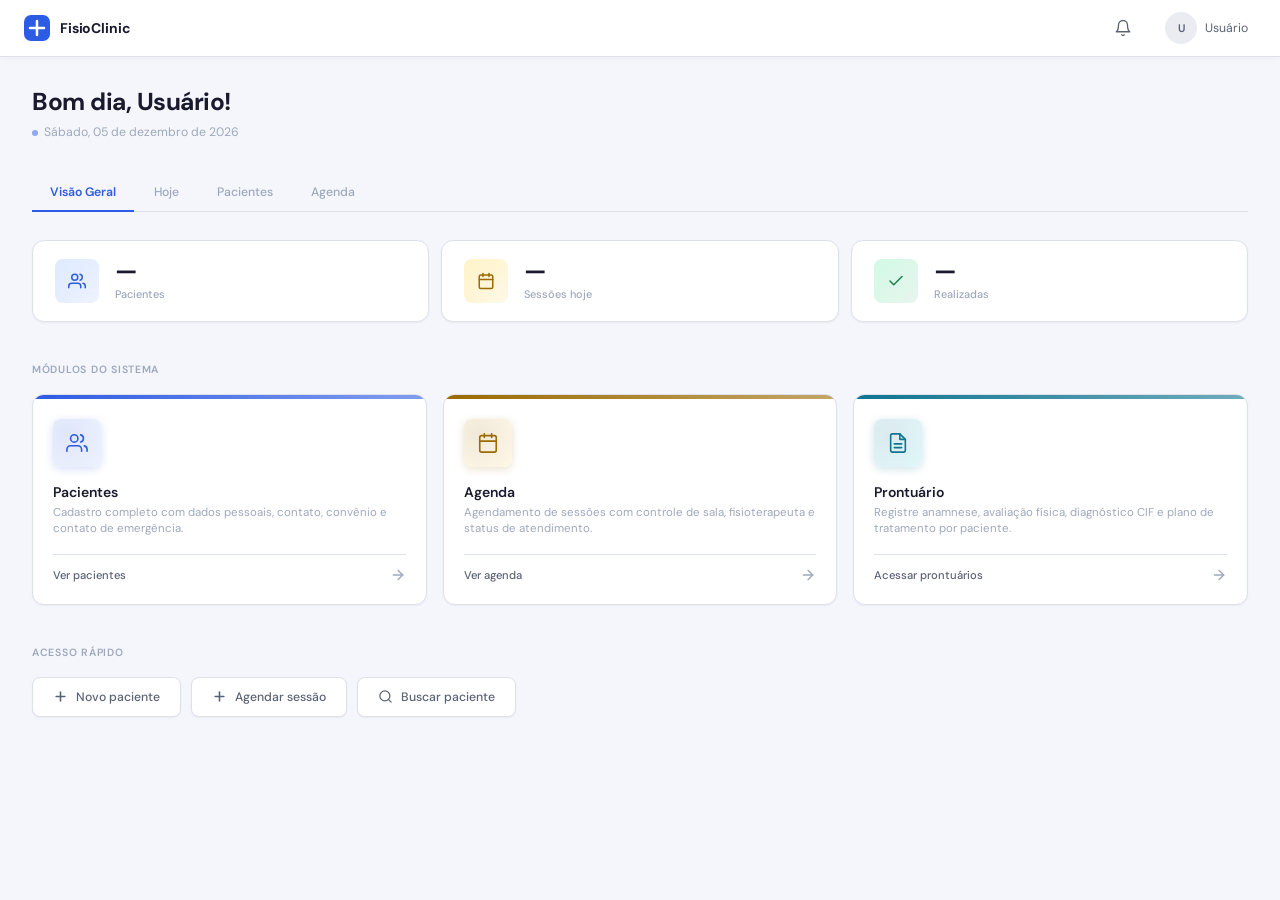
<file: frontend/pages/usuarios.html>
<!--
  pages/usuarios.html — Gestão de usuários do sistema (ROLE_ADMIN exclusivo)
  ──────────────────────────────────────────────────────────────────────────
  Se o usuário não for ADMIN, usuarios.js redireciona para dashboard.html.

  CSS: base.css + components.css + pages/usuarios.css
  JS:  js/pages/usuarios.js (type=module)

  Estrutura do DOM:
    header.topbar             → topbar com botão voltar, admin, users (ativo) e notificações
    .page-header              → título + badge Admin + botão Novo Usuário
    .stat-row                 → #statTotal / #statAdmins / #statAtivos
    .section-header + .card   → filtros + tabela #tabelaUsuarios

  Modais:
    #usuarioModalBackdrop     → criar ou editar usuário (form#formUsuario)
    #senhaModalBackdrop       → redefinir senha de um usuário (form#formResetSenha)
-->
<!DOCTYPE html>
<html lang="pt-BR">
<head>
  <meta charset="UTF-8">
  <meta name="viewport" content="width=device-width, initial-scale=1.0">
  <title>Usuários — FisioClinic</title>
  <link rel="preconnect" href="https://fonts.googleapis.com">
  <link rel="preconnect" href="https://fonts.gstatic.com" crossorigin>
  <link href="https://fonts.googleapis.com/css2?family=DM+Sans:opsz,wght@9..40,300..700&family=DM+Mono:wght@400;500&display=swap" rel="stylesheet">
  <link rel="stylesheet" href="../css/base.css">
  <link rel="stylesheet" href="../css/components.css">
  <link rel="stylesheet" href="../css/pages/usuarios.css">
</head>
<body>

  <!-- ── Topbar ──────────────────────────── -->
  <header class="topbar">
    <a href="dashboard.html" class="topbar-brand">
      <svg width="26" height="26" viewBox="0 0 26 26" fill="none">
        <rect width="26" height="26" rx="7" fill="#2D5BE3"/>
        <path d="M13 6v14M6 13h14" stroke="#fff" stroke-width="2.5" stroke-linecap="round"/>
      </svg>
      FisioClinic
    </a>
    <div class="topbar-divider"></div>
    <a href="dashboard.html" class="topbar-back-btn" title="Voltar ao menu principal">
      <svg width="15" height="15" fill="none" stroke="currentColor" stroke-width="2" stroke-linecap="round" stroke-linejoin="round" viewBox="0 0 24 24">
        <polyline points="15 18 9 12 15 6"/>
      </svg>
      Início
    </a>
    <div class="topbar-spacer"></div>
    <a href="admin.html" class="topbar-admin-btn" id="topbar-admin-btn" style="display:none" title="Administrador">
      <svg width="18" height="18" fill="none" stroke="currentColor" stroke-width="1.75" stroke-linecap="round" stroke-linejoin="round" viewBox="0 0 24 24">
        <circle cx="12" cy="12" r="3"/>
        <path d="M19.4 15a1.65 1.65 0 0 0 .33 1.82l.06.06a2 2 0 0 1-2.83 2.83l-.06-.06a1.65 1.65 0 0 0-1.82-.33 1.65 1.65 0 0 0-1 1.51V21a2 2 0 0 1-4 0v-.09A1.65 1.65 0 0 0 9 19.4a1.65 1.65 0 0 0-1.82.33l-.06.06a2 2 0 0 1-2.83-2.83l.06-.06A1.65 1.65 0 0 0 4.68 15a1.65 1.65 0 0 0-1.51-1H3a2 2 0 0 1 0-4h.09A1.65 1.65 0 0 0 4.6 9a1.65 1.65 0 0 0-.33-1.82l-.06-.06a2 2 0 0 1 2.83-2.83l.06.06A1.65 1.65 0 0 0 9 4.68a1.65 1.65 0 0 0 1-1.51V3a2 2 0 0 1 4 0v.09a1.65 1.65 0 0 0 1 1.51 1.65 1.65 0 0 0 1.82-.33l.06-.06a2 2 0 0 1 2.83 2.83l-.06.06A1.65 1.65 0 0 0 19.4 9a1.65 1.65 0 0 0 1.51 1H21a2 2 0 0 1 0 4h-.09a1.65 1.65 0 0 0-1.51 1z"/>
      </svg>
    </a>
    <a href="usuarios.html" class="topbar-admin-btn topbar-admin-btn--active" id="topbar-users-btn" style="display:none" title="Usuários">
      <svg width="18" height="18" fill="none" stroke="currentColor" stroke-width="1.75" stroke-linecap="round" stroke-linejoin="round" viewBox="0 0 24 24">
        <path d="M17 21v-2a4 4 0 0 0-4-4H5a4 4 0 0 0-4 4v2"/>
        <circle cx="9" cy="7" r="4"/>
        <path d="M23 21v-2a4 4 0 0 0-3-3.87M16 3.13a4 4 0 0 1 0 7.75"/>
      </svg>
    </a>
    <div class="notif-wrapper">
      <button class="notif-btn" id="notifBtn" title="Novidades do sistema" aria-label="Ver atualizações">
        <svg width="18" height="18" viewBox="0 0 24 24" fill="none" stroke="currentColor" stroke-width="1.75" stroke-linecap="round" stroke-linejoin="round">
          <path d="M18 8A6 6 0 0 0 6 8c0 7-3 9-3 9h18s-3-2-3-9"/>
          <path d="M13.73 21a2 2 0 0 1-3.46 0"/>
        </svg>
        <span class="notif-badge" id="notifBadge" style="display:none"></span>
      </button>
      <div class="notif-panel" id="notifPanel" style="display:none">
        <div class="notif-panel-header">
          <span>Novidades do Sistema</span>
          <button class="notif-close" id="notifClose" aria-label="Fechar">×</button>
        </div>
        <div class="notif-list" id="notifList"></div>
      </div>
    </div>
    <div class="topbar-user" id="topbar-user">
      <div class="avatar" id="topbar-avatar" style="background:var(--surface2);color:var(--text2);">U</div>
      <span id="topbar-nome">Usuário</span>
    </div>
  </header>

  <!-- ── Main ────────────────────────────── -->
  <main class="main">

    <!-- Page header -->
    <div class="page-header">
      <div>
        <h1>
          Usuários do Sistema
          <span class="admin-badge">
            <svg width="10" height="10" fill="none" stroke="currentColor" stroke-width="2"
              viewBox="0 0 24 24"><path d="M12 22s8-4 8-10V5l-8-3-8 3v7c0 6 8 10 8 10z"/></svg>
            Admin
          </span>
        </h1>
        <p class="page-header-meta">Crie, edite e controle o acesso dos usuários do sistema.</p>
      </div>
      <button class="btn btn-primary" id="btnNovoUsuario">
        <svg width="14" height="14" fill="none" stroke="currentColor" stroke-width="2.5"
          stroke-linecap="round" viewBox="0 0 24 24">
          <line x1="12" y1="5" x2="12" y2="19"/><line x1="5" y1="12" x2="19" y2="12"/>
        </svg>
        Novo usuário
      </button>
    </div>

    <!-- Stats -->
    <div class="stat-row">
      <div class="stat-chip">
        <div class="stat-icon blue">
          <svg width="18" height="18" fill="none" stroke="currentColor" stroke-width="2"
            stroke-linecap="round" stroke-linejoin="round" viewBox="0 0 24 24">
            <path d="M17 21v-2a4 4 0 0 0-4-4H5a4 4 0 0 0-4 4v2"/>
            <circle cx="9" cy="7" r="4"/>
            <path d="M23 21v-2a4 4 0 0 0-3-3.87M16 3.13a4 4 0 0 1 0 7.75"/>
          </svg>
        </div>
        <div class="stat-info">
          <span class="stat-num" id="statTotal">—</span>
          <span class="stat-label">Usuários cadastrados</span>
        </div>
      </div>

      <div class="stat-chip">
        <div class="stat-icon amber">
          <svg width="18" height="18" fill="none" stroke="currentColor" stroke-width="2"
            stroke-linecap="round" stroke-linejoin="round" viewBox="0 0 24 24">
            <path d="M12 22s8-4 8-10V5l-8-3-8 3v7c0 6 8 10 8 10z"/>
          </svg>
        </div>
        <div class="stat-info">
          <span class="stat-num" id="statAdmins">—</span>
          <span class="stat-label">Administradores</span>
        </div>
      </div>

      <div class="stat-chip">
        <div class="stat-icon green">
          <svg width="18" height="18" fill="none" stroke="currentColor" stroke-width="2"
            stroke-linecap="round" stroke-linejoin="round" viewBox="0 0 24 24">
            <polyline points="20 6 9 17 4 12"/>
          </svg>
        </div>
        <div class="stat-info">
          <span class="stat-num" id="statAtivos">—</span>
          <span class="stat-label">Usuários ativos</span>
        </div>
      </div>
    </div>

    <!-- Table section -->
    <div class="section-header">
      <div>
        <div class="section-title">Usuários registrados</div>
        <div class="section-desc">Fisioterapeutas e administradores com acesso ao sistema.</div>
      </div>
    </div>

    <div class="card">
      <div class="table-action-bar">
        <div class="table-search">
          <svg width="14" height="14" fill="none" stroke="currentColor" stroke-width="2"
            stroke-linecap="round" viewBox="0 0 24 24">
            <circle cx="11" cy="11" r="8"/><line x1="21" y1="21" x2="16.65" y2="16.65"/>
          </svg>
          <input type="search" id="buscaUsuario" placeholder="Buscar por nome ou e-mail…" autocomplete="off">
        </div>
        <select class="filter-select" id="filtroPerfil" title="Filtrar por perfil">
          <option value="">Todos os perfis</option>
          <option value="ADMIN">Administrador</option>
          <option value="FISIOTERAPEUTA">Fisioterapeuta</option>
        </select>
        <select class="filter-select" id="filtroStatus" title="Filtrar por status">
          <option value="">Todos os status</option>
          <option value="ativo">Ativos</option>
          <option value="inativo">Inativos</option>
        </select>
      </div>

      <div class="table-wrap">
        <table class="table" id="tabelaUsuarios">
          <thead>
            <tr>
              <th>Usuário</th>
              <th>E-mail</th>
              <th>CRF</th>
              <th>Perfil</th>
              <th>Status</th>
              <th></th>
            </tr>
          </thead>
          <tbody>
            <tr>
              <td colspan="6" class="empty-row">Carregando usuários…</td>
            </tr>
          </tbody>
        </table>
      </div>
    </div>

  </main>

  <!-- ════════════════════════════════════════════ -->
  <!--  Modal — Criar / Editar Usuário             -->
  <!-- ════════════════════════════════════════════ -->
  <div class="modal-backdrop" id="usuarioModalBackdrop"
    role="dialog" aria-modal="true" aria-labelledby="usuarioModalTitulo">
    <div class="modal">
      <div class="modal-header">
        <h2 id="usuarioModalTitulo">Novo usuário</h2>
        <button class="btn btn-ghost btn-icon" id="btnFecharUsuarioModal" aria-label="Fechar">
          <svg width="17" height="17" fill="none" stroke="currentColor" stroke-width="2"
            stroke-linecap="round" viewBox="0 0 24 24">
            <line x1="18" y1="6" x2="6" y2="18"/><line x1="6" y1="6" x2="18" y2="18"/>
          </svg>
        </button>
      </div>
      <div class="modal-body">
        <form id="formUsuario" novalidate>
          <input type="hidden" id="usuarioId">

          <div class="form-group" style="margin-bottom:16px;">
            <label class="form-label" for="usuarioNome">Nome completo <span class="req">*</span></label>
            <input type="text" class="form-input" id="usuarioNome"
              placeholder="Dr(a). Nome Sobrenome" required autocomplete="name">
          </div>

          <div class="form-row cols-2" style="margin-bottom:16px;">
            <div class="form-group">
              <label class="form-label" for="usuarioCrf">CRF <span class="req">*</span></label>
              <input type="text" class="form-input" id="usuarioCrf"
                placeholder="UF-000000" required autocomplete="off">
            </div>
            <div class="form-group">
              <label class="form-label" for="usuarioTelefone">Telefone</label>
              <input type="tel" class="form-input" id="usuarioTelefone"
                placeholder="(00) 00000-0000" maxlength="15" autocomplete="tel">
            </div>
          </div>

          <div class="form-group" style="margin-bottom:16px;">
            <label class="form-label" for="usuarioEmail">E-mail <span class="req">*</span></label>
            <input type="email" class="form-input" id="usuarioEmail"
              placeholder="nome@fisioclinic.com" required autocomplete="email">
          </div>

          <div class="form-group" style="margin-bottom:16px;">
            <label class="form-label" for="usuarioPerfil">Perfil de acesso <span class="req">*</span></label>
            <select class="form-select" id="usuarioPerfil" required>
              <option value="FISIOTERAPEUTA">Fisioterapeuta</option>
              <option value="ADMIN">Administrador</option>
            </select>
          </div>

          <div id="senhaWrap">
            <div class="form-group">
              <label class="form-label" for="usuarioSenha">Senha inicial</label>
              <input type="password" class="form-input" id="usuarioSenha"
                placeholder="Deixar vazio para usar Fisio@123" autocomplete="new-password" minlength="8">
              <span class="form-hint">Mínimo 8 caracteres. Se vazio, a senha padrão será <strong>Fisio@123</strong>.</span>
            </div>
          </div>

          <span class="form-error" id="erroModalUsuario" style="display:none;"></span>
        </form>
      </div>
      <div class="modal-footer">
        <button type="button" class="btn btn-secondary" id="btnCancelarUsuario">Cancelar</button>
        <button type="submit" form="formUsuario" class="btn btn-primary">Salvar</button>
      </div>
    </div>
  </div>

  <!-- ════════════════════════════════════════════ -->
  <!--  Modal — Redefinir Senha                    -->
  <!-- ════════════════════════════════════════════ -->
  <div class="modal-backdrop" id="senhaModalBackdrop"
    role="dialog" aria-modal="true" aria-labelledby="senhaModalTitulo">
    <div class="modal">
      <div class="modal-header">
        <h2 id="senhaModalTitulo">Redefinir senha</h2>
        <button class="btn btn-ghost btn-icon" id="btnFecharSenhaModal" aria-label="Fechar">
          <svg width="17" height="17" fill="none" stroke="currentColor" stroke-width="2"
            stroke-linecap="round" viewBox="0 0 24 24">
            <line x1="18" y1="6" x2="6" y2="18"/><line x1="6" y1="6" x2="18" y2="18"/>
          </svg>
        </button>
      </div>
      <div class="modal-body">
        <div class="senha-info">
          Você está redefinindo a senha de <span class="reset-target-nome" id="senhaUsuarioNome"></span>.
          O usuário deverá trocar a senha no próximo acesso.
        </div>
        <form id="formResetSenha" novalidate>
          <input type="hidden" id="senhaUsuarioId">
          <div class="form-group" style="margin-bottom:16px;">
            <label class="form-label" for="resetNovaSenha">Nova senha <span class="req">*</span></label>
            <input type="password" class="form-input" id="resetNovaSenha"
              placeholder="Mínimo 8 caracteres" required minlength="8" autocomplete="new-password">
          </div>
          <div class="form-group">
            <label class="form-label" for="resetConfirmarSenha">Confirmar nova senha <span class="req">*</span></label>
            <input type="password" class="form-input" id="resetConfirmarSenha"
              placeholder="Repita a nova senha" required autocomplete="new-password">
          </div>
          <span class="form-error" id="erroModalSenha" style="display:none;"></span>
        </form>
      </div>
      <div class="modal-footer">
        <button type="button" class="btn btn-secondary" id="btnCancelarSenha">Cancelar</button>
        <button type="submit" form="formResetSenha" class="btn btn-primary">Redefinir senha</button>
      </div>
    </div>
  </div>

  <script type="module" src="../js/pages/usuarios.js"></script>
</body>
</html>
</file>
<file: frontend/css/base.css>
/*
 * ─────────────────────────────────────────────────────────────────────────────
 * base.css — Reset global + Design Tokens + Shell da aplicação
 * ─────────────────────────────────────────────────────────────────────────────
 * Este arquivo é carregado em TODAS as páginas antes de qualquer outro CSS.
 * Não deve conter estilos específicos de nenhuma página — apenas fundações.
 *
 * Seções:
 *  1. Reset universal (box-sizing, margens)
 *  2. Variáveis CSS (:root) — paleta, tipografia, bordas, sombras
 *  3. Estilos base de elementos HTML (body, a, button, input…)
 *  4. App shell — topbar, layout de página com padding-top para o topbar fixo
 *  5. Componentes estruturais compartilhados (card, table, badge, empty-state,
 *     notificações, dropdown de usuário, toast container)
 *
 * Paleta de cores (--accent, --green, --amber, --red):
 *  Seguir APENAS os valores definidos em :root — nunca usar cores hardcoded fora daqui.
 * ─────────────────────────────────────────────────────────────────────────────
 */
*, *::before, *::after { box-sizing: border-box; margin: 0; padding: 0; }

:root {
  --bg:       #F4F6FB;
  --surface:  #FFFFFF;
  --surface2: #EAECF2;
  --border:   #DDE1EC;
  --text:     #1A1A2E;
  --text2:    #5A6275;
  --text3:    #9EA8BC;
  --accent:   #2D5BE3;
  --green:    #1A7F4B;
  --amber:    #9B6A00;
  --red:      #C0392B;

  --accent-bg: #EEF2FD;
  --green-bg:  #E8F5EE;
  --amber-bg:  #FFF8E7;
  --red-bg:    #FDECEA;

  --radius-sm: 6px;
  --radius:    8px;
  --radius-lg: 12px;

  --shadow-xs: 0 1px 2px rgba(0,0,0,.05);
  --shadow-sm: 0 1px 4px rgba(0,0,0,.08);
  --shadow:    0 4px 12px rgba(0,0,0,.10);
  --shadow-lg: 0 8px 32px rgba(0,0,0,.14);

  --font:      'DM Sans', system-ui, -apple-system, sans-serif;
  --font-mono: 'DM Mono', 'Courier New', monospace;

  --sidebar-w: 228px;
  --topbar-h:  56px;
}

html { font-size: 14px; scroll-behavior: smooth; }

body {
  font-family: var(--font);
  background: var(--bg);
  color: var(--text);
  line-height: 1.5;
  -webkit-font-smoothing: antialiased;
  -moz-osx-font-smoothing: grayscale;
}

::selection {
  background: var(--accent);
  color: #fff;
}

*:focus-visible {
  outline: 2px solid var(--accent);
  outline-offset: 2px;
  border-radius: var(--radius-sm);
}

a    { color: inherit; text-decoration: none; }
button { cursor: pointer; font-family: inherit; border: none; background: none; }
input, select, textarea { font-family: inherit; font-size: inherit; color: inherit; }
ul, ol { list-style: none; }
img  { display: block; max-width: 100%; }

/* ── App shell ──────────────────────────────────── */

.topbar {
  position: fixed;
  top: 0; left: 0; right: 0;
  height: var(--topbar-h);
  background: var(--surface);
  border-bottom: none;
  box-shadow: 0 1px 0 var(--border), 0 2px 8px rgba(0,0,0,.04);
  display: flex;
  align-items: center;
  padding: 0 24px;
  gap: 12px;
  z-index: 100;
}

.topbar-brand {
  display: flex;
  align-items: center;
  gap: 10px;
  font-size: 1rem;
  font-weight: 700;
  letter-spacing: -.01em;
  color: var(--text);
}

.topbar-spacer { flex: 1; }

.topbar-user {
  display: flex;
  align-items: center;
  gap: 8px;
  font-size: 0.875rem;
  color: var(--text2);
  position: relative;
  padding: 6px 8px;
  border-radius: 8px;
  transition: background 0.15s;
}
.topbar-user:hover {
  background: var(--surface2);
}

/* ── Dropdown de usuário ──────────────────────────────────── */
.user-dropdown {
  display: none;
  position: absolute;
  top: calc(100% + 6px);
  right: 0;
  min-width: 200px;
  background: var(--surface);
  border: 1px solid var(--border);
  border-radius: 10px;
  box-shadow: 0 4px 16px rgba(0,0,0,.10);
  z-index: 1000;
  overflow: hidden;
}
.user-dropdown.open {
  display: block;
}
.user-dropdown-header {
  padding: 12px 14px 10px;
  display: flex;
  flex-direction: column;
  gap: 2px;
}
.user-dropdown-nome {
  font-size: 0.875rem;
  font-weight: 600;
  color: var(--text);
}
.user-dropdown-perfil {
  font-size: 0.75rem;
  color: var(--text3);
  text-transform: capitalize;
  text-transform: lowercase;
}
.user-dropdown-divider {
  height: 1px;
  background: var(--border);
  margin: 0;
}
.user-dropdown-item {
  display: flex;
  align-items: center;
  gap: 8px;
  width: 100%;
  padding: 10px 14px;
  background: none;
  border: none;
  font-size: 0.875rem;
  color: var(--text2);
  cursor: pointer;
  text-align: left;
  transition: background 0.12s, color 0.12s;
}
.user-dropdown-item:hover {
  background: var(--surface2);
  color: var(--text);
}
.user-dropdown-sair {
  color: var(--red);
}
.user-dropdown-sair:hover {
  background: #fdf2f2;
  color: var(--red);
}

.sidebar {
  position: fixed;
  top: var(--topbar-h); left: 0;
  width: var(--sidebar-w);
  height: calc(100vh - var(--topbar-h));
  background: var(--surface);
  border-right: none;
  box-shadow: 1px 0 0 var(--border), 2px 0 8px rgba(0,0,0,.03);
  overflow-y: auto;
  z-index: 90;
}

.main {
  margin-top: var(--topbar-h);
  margin-left: 0;
  padding: 32px;
  min-height: calc(100vh - var(--topbar-h));
}

/* ── Typography ─────────────────────────────────── */

h1 { font-size: 1.375rem; font-weight: 600; line-height: 1.3; }
h2 { font-size: 1.15rem;  font-weight: 600; }
h3 { font-size: 1rem;     font-weight: 600; }

.text-sm   { font-size: 0.857rem; }
.text-xs   { font-size: 0.786rem; }
.text-2    { color: var(--text2); }
.text-3    { color: var(--text3); }
.text-mono { font-family: var(--font-mono); letter-spacing: .01em; }

/* ── Sidebar nav ────────────────────────────────── */

.nav-group {
  padding: 12px 0;
}

.nav-group + .nav-group {
  border-top: 1px solid var(--border);
}

.nav-label {
  padding: 6px 16px 4px;
  font-size: 0.714rem;
  font-weight: 600;
  color: var(--text3);
  text-transform: uppercase;
  letter-spacing: .07em;
}

.nav-item {
  display: flex;
  align-items: center;
  gap: 10px;
  padding: 8px 12px;
  margin: 1px 8px;
  font-size: 0.875rem;
  font-weight: 500;
  color: var(--text2);
  border-left: none;
  border-radius: var(--radius);
  transition: background .12s, color .12s;
}

.nav-item:hover {
  background: var(--surface2);
  color: var(--text);
}

.nav-item.active {
  background: var(--accent-bg);
  color: var(--accent);
  font-weight: 600;
}

.nav-item svg { flex-shrink: 0; opacity: .75; }
.nav-item.active svg { opacity: 1; }

/* ── Botão voltar ao início no topbar ──────────────────────────── */
.topbar-back-btn {
  display: flex;
  align-items: center;
  gap: 6px;
  padding: 6px 10px;
  border-radius: 8px;
  font-size: 0.875rem;
  color: var(--text2);
  transition: background 0.15s, color 0.15s;
  flex-shrink: 0;
}
.topbar-back-btn:hover {
  background: var(--surface2);
  color: var(--text);
}
.topbar-back-btn svg { flex-shrink: 0; }

/* ── Divisor vertical no topbar ────────────────────────────────── */
.topbar-divider {
  width: 1px;
  height: 20px;
  background: var(--border);
  flex-shrink: 0;
}

/* ── Botão admin no topbar (visível apenas para ADMIN via JS) ─── */
.topbar-admin-btn {
  display: flex;
  align-items: center;
  justify-content: center;
  width: 36px;
  height: 36px;
  border-radius: 8px;
  color: var(--text2);
  transition: background 0.15s, color 0.15s;
  flex-shrink: 0;
}
.topbar-admin-btn:hover {
  background: var(--surface2);
  color: var(--text);
}
.topbar-admin-btn--active {
  background: var(--accent-bg);
  color: var(--accent);
}
</file>
<file: frontend/css/pages/login.css>
/*
 * ─────────────────────────────────────────────────────────────────────────────
 * login.css — Estilos exclusivos da página de login (index.html)
 * ─────────────────────────────────────────────────────────────────────────────
 * Layout dois painéis em desktop (≥ 900px):
 *   - Esquerda: painel de marca com gradiente azul
 *   - Direita:  formulário de autenticação (branco)
 * Mobile: colapsa para coluna única (só o painel direito)
 * ─────────────────────────────────────────────────────────────────────────────
 */

/* ── Layout raiz ─────────────────────────────────── */

body {
  display: flex;
  align-items: stretch;
  min-height: 100vh;
  background: #F4F6FB;
  padding: 0;
}

/* ── Painel esquerdo — marca ──────────────────────── */

.login-panel-left {
  display: none;
  flex-direction: column;
  justify-content: space-between;
  padding: 48px 52px;
  background: linear-gradient(145deg, #1a3a8f 0%, #2D5BE3 55%, #6366f1 100%);
  color: #fff;
  position: relative;
  overflow: hidden;
}

/* Círculos decorativos de fundo */
.login-panel-left::before,
.login-panel-left::after {
  content: '';
  position: absolute;
  border-radius: 50%;
  background: rgba(255,255,255,.06);
  pointer-events: none;
}
.login-panel-left::before {
  width: 360px;
  height: 360px;
  bottom: -80px;
  right: -100px;
}
.login-panel-left::after {
  width: 200px;
  height: 200px;
  top: 60px;
  right: 40px;
}

.left-brand {
  display: flex;
  align-items: center;
  gap: 14px;
  position: relative;
  z-index: 1;
}

.left-logo {
  width: 48px;
  height: 48px;
  background: rgba(255,255,255,.18);
  border: 1.5px solid rgba(255,255,255,.3);
  border-radius: 14px;
  display: flex;
  align-items: center;
  justify-content: center;
  flex-shrink: 0;
  backdrop-filter: blur(8px);
}

.left-brand-name {
  font-size: 1.35rem;
  font-weight: 700;
  letter-spacing: -.02em;
}

.left-brand-sub {
  font-size: 0.82rem;
  opacity: .7;
  margin-top: 2px;
}

.left-hero {
  position: relative;
  z-index: 1;
}

.left-tagline {
  font-size: 1.9rem;
  font-weight: 700;
  line-height: 1.25;
  letter-spacing: -.02em;
  margin-bottom: 12px;
}

.left-tagline span {
  opacity: .75;
  font-weight: 400;
}

.left-desc {
  font-size: 0.9rem;
  opacity: .72;
  line-height: 1.6;
  margin-bottom: 36px;
}

.left-features {
  display: flex;
  flex-direction: column;
  gap: 14px;
}

.left-feature {
  display: flex;
  align-items: center;
  gap: 12px;
  font-size: 0.875rem;
  opacity: .88;
}

.left-feature-icon {
  width: 28px;
  height: 28px;
  border-radius: 50%;
  background: rgba(255,255,255,.15);
  display: flex;
  align-items: center;
  justify-content: center;
  flex-shrink: 0;
}

.left-footer {
  font-size: 0.75rem;
  opacity: .45;
  position: relative;
  z-index: 1;
}

/* ── Painel direito — formulário ─────────────────── */

.login-panel-right {
  display: flex;
  align-items: center;
  justify-content: center;
  flex: 1;
  padding: 40px 24px;
  background: var(--surface);
}

.login-card {
  width: 100%;
  max-width: 380px;
}

/* ── Brand (visível apenas no mobile) ────────────── */

.login-brand {
  display: flex;
  align-items: center;
  gap: 12px;
  margin-bottom: 36px;
}

.login-logo {
  width: 40px;
  height: 40px;
  background: var(--accent);
  border-radius: 11px;
  display: flex;
  align-items: center;
  justify-content: center;
  flex-shrink: 0;
}

.login-brand-name {
  font-size: 1.1rem;
  font-weight: 700;
  letter-spacing: -.01em;
}

.login-brand-sub {
  font-size: 0.786rem;
  color: var(--text3);
  margin-top: 1px;
}

/* ── Heading ─────────────────────────────────────── */

.login-title {
  font-size: 1.35rem;
  font-weight: 700;
  margin-bottom: 5px;
  letter-spacing: -.02em;
}

.login-subtitle {
  color: var(--text2);
  font-size: 0.875rem;
  margin-bottom: 28px;
}

/* ── Form ────────────────────────────────────────── */

.login-form .form-group { margin-bottom: 16px; }

.input-wrap { position: relative; }
.input-wrap .form-input { padding-right: 42px; }

.input-eye {
  position: absolute;
  right: 10px;
  top: 50%;
  transform: translateY(-50%);
  padding: 4px;
  color: var(--text3);
  display: flex;
  align-items: center;
  border-radius: var(--radius-sm);
  transition: color .12s;
}
.input-eye:hover { color: var(--text2); }

.login-options {
  display: flex;
  align-items: center;
  justify-content: space-between;
  margin-bottom: 20px;
}

.checkbox-label {
  display: flex;
  align-items: center;
  gap: 7px;
  font-size: 0.857rem;
  color: var(--text2);
  cursor: pointer;
  user-select: none;
}
.checkbox-label input[type="checkbox"] {
  width: 15px;
  height: 15px;
  accent-color: var(--accent);
  cursor: pointer;
  flex-shrink: 0;
}

.link-forgot {
  font-size: 0.857rem;
  color: var(--accent);
  transition: opacity .12s;
}
.link-forgot:hover { opacity: .75; }

/* ── Error banner ────────────────────────────────── */

.login-error {
  background: var(--red-bg);
  color: var(--red);
  border: 1px solid rgba(192,57,43,.18);
  border-radius: var(--radius);
  padding: 9px 12px;
  font-size: 0.857rem;
  margin-bottom: 14px;
  display: flex;
  align-items: center;
  gap: 8px;
}

/* ── Buttons ─────────────────────────────────────── */

.btn-login {
  width: 100%;
  padding: 11px 16px;
  background: linear-gradient(135deg, #3366F0 0%, #2D5BE3 100%);
  color: #fff;
  border: none;
  border-radius: var(--radius);
  font-family: var(--font);
  font-size: 0.9rem;
  font-weight: 600;
  cursor: pointer;
  transition: background .12s, transform .12s, box-shadow .12s;
  display: flex;
  align-items: center;
  justify-content: center;
  gap: 8px;
}
.btn-login:hover:not(:disabled) {
  background: linear-gradient(135deg, #2D5BE3 0%, #2450cc 100%);
  transform: translateY(-1px);
  box-shadow: 0 6px 16px rgba(45,91,227,.35);
}
.btn-login:active:not(:disabled) { transform: translateY(0); box-shadow: none; }
.btn-login:disabled { opacity: .65; cursor: not-allowed; }

.login-spinner {
  width: 14px;
  height: 14px;
  border: 2px solid rgba(255,255,255,.3);
  border-top-color: #fff;
  border-radius: 50%;
  animation: loginSpin .7s linear infinite;
  flex-shrink: 0;
}
@keyframes loginSpin { to { transform: rotate(360deg); } }

/* ── Divider ─────────────────────────────────────── */

.login-divider {
  display: flex;
  align-items: center;
  gap: 12px;
  margin: 20px 0;
  color: var(--text3);
  font-size: 0.8rem;
}
.login-divider::before,
.login-divider::after {
  content: '';
  flex: 1;
  border-top: 1px solid var(--border);
}

.btn-demo {
  display: flex;
  align-items: center;
  justify-content: center;
  gap: 8px;
  width: 100%;
  padding: 10px 16px;
  background: var(--surface);
  color: var(--text2);
  border: 1px solid var(--border);
  border-radius: var(--radius);
  font-family: var(--font);
  font-size: 0.875rem;
  font-weight: 500;
  cursor: pointer;
  transition: background .12s, color .12s;
  text-decoration: none;
}
.btn-demo:hover { background: var(--surface2); color: var(--text); }

/* ── Footer ──────────────────────────────────────── */

.login-footer {
  margin-top: 28px;
  font-size: 0.786rem;
  color: var(--text3);
  text-align: center;
}

/* ── Desktop: dois painéis ───────────────────────── */

@media (min-width: 900px) {
  body {
    display: grid;
    grid-template-columns: 1fr 1fr;
    background: var(--surface);
  }

  .login-panel-left {
    display: flex;
  }

  /* Oculta a brand interna no desktop (mostrada no painel esquerdo) */
  .login-brand { display: none; }

  .login-panel-right {
    min-height: 100vh;
  }
}

@media (max-width: 899px) {
  .login-panel-left { display: none; }
  .login-panel-right {
    min-height: 100vh;
    background: var(--bg);
  }
  .login-card {
    background: var(--surface);
    border: 1px solid var(--border);
    border-radius: var(--radius-lg);
    box-shadow: 0 8px 32px rgba(0,0,0,.10);
    padding: 36px 32px;
  }
}

@media (max-width: 480px) {
  .login-card { padding: 28px 20px; }
}
</file>
<file: frontend/css/components.css>
/*
 * ─────────────────────────────────────────────────────────────────────────────
 * components.css — Biblioteca de componentes de UI reutilizáveis
 * ─────────────────────────────────────────────────────────────────────────────
 * Carregado nas páginas que usam o sistema de design completo (pacientes,
 * prontuário, agenda, admin). NÃO incluído no login (login.css é autocontido).
 *
 * Seções:
 *  1. Buttons — .btn, .btn-primary, .btn-secondary, .btn-ghost, .btn-danger,
 *               .btn-sm, .btn-icon
 *  2. Form elements — .form-group, .form-label, .form-input, .form-select,
 *                     .input-wrap (campo com ícone/botão embutido)
 *  3. Radio chips — .radio-chips, .chip (botões de seleção com visual de pílula)
 *  4. Modais — .modal-backdrop, .modal (overlay + container centralizado)
 *  5. Search bar — .search-wrap com ícone de lupa
 *  6. Spinners — animação de loading inline
 *
 * Todos os tokens de cor e tamanho vêm de variáveis definidas em base.css.
 * ─────────────────────────────────────────────────────────────────────────────
 */

/* ── Buttons ────────────────────────────────────── */

.btn {
  display: inline-flex;
  align-items: center;
  gap: 6px;
  padding: 8px 16px;
  border-radius: var(--radius);
  font-size: 0.875rem;
  font-weight: 500;
  line-height: 1;
  white-space: nowrap;
  transition: background .12s, border-color .12s, color .12s, box-shadow .12s;
  border: 1px solid transparent;
}

.btn:disabled { opacity: .5; cursor: not-allowed; }

.btn-primary {
  background: linear-gradient(135deg, #3366F0 0%, #2D5BE3 100%);
  color: #fff;
  border-color: var(--accent);
}
.btn-primary:not(:disabled):hover {
  background: linear-gradient(135deg, #2D5BE3 0%, #2450cc 100%);
  border-color: #2450cc;
  transform: translateY(-1px);
  box-shadow: 0 4px 12px rgba(45,91,227,.3);
}
.btn-primary:not(:disabled):active { transform: translateY(0); box-shadow: none; }

.btn-secondary {
  background: var(--surface);
  color: var(--text);
  border-color: var(--border);
}
.btn-secondary:not(:disabled):hover { background: var(--surface2); }

.btn-ghost {
  background: transparent;
  color: var(--text2);
  border-color: transparent;
}
.btn-ghost:not(:disabled):hover { background: var(--surface2); color: var(--text); }

.btn-danger {
  background: var(--red-bg);
  color: var(--red);
  border-color: transparent;
}
.btn-danger:not(:disabled):hover { background: #f5cbc8; }

.btn-sm  { padding: 5px 10px; font-size: 0.8rem; }
.btn-icon { padding: 7px; }

/* ── Form elements ──────────────────────────────── */

.form-group {
  display: flex;
  flex-direction: column;
  gap: 5px;
}

.form-label {
  font-size: 0.857rem;
  font-weight: 500;
  color: var(--text2);
}

.form-label .req {
  color: var(--red);
  margin-left: 1px;
}

.form-input,
.form-select,
.form-textarea {
  width: 100%;
  padding: 9px 14px;
  border: 1px solid var(--border);
  border-radius: var(--radius);
  background: var(--surface);
  color: var(--text);
  font-size: 0.875rem;
  outline: none;
  transition: border-color .15s, box-shadow .15s;
  appearance: none;
  -webkit-appearance: none;
}

.form-select {
  background-image: url("data:image/svg+xml,%3Csvg xmlns='http://www.w3.org/2000/svg' width='12' height='12' viewBox='0 0 24 24' fill='none' stroke='%23A09E99' stroke-width='2.5' stroke-linecap='round'%3E%3Cpolyline points='6 9 12 15 18 9'/%3E%3C/svg%3E");
  background-repeat: no-repeat;
  background-position: right 10px center;
  padding-right: 30px;
}

.form-input:focus,
.form-select:focus,
.form-textarea:focus {
  border-color: var(--accent);
  box-shadow: 0 0 0 3px rgba(45,91,227,.12);
}

.form-input::placeholder,
.form-textarea::placeholder { color: var(--text3); }

.form-input.is-error,
.form-select.is-error { border-color: var(--red); }

.form-error { font-size: 0.786rem; color: var(--red); }
.form-hint  { font-size: 0.786rem; color: var(--text3); }

.form-textarea { resize: vertical; min-height: 80px; }

/* Grid row helpers */
.form-row   { display: grid; gap: 16px; }
.cols-2     { grid-template-columns: 1fr 1fr; }
.cols-3     { grid-template-columns: 1fr 1fr 1fr; }
.cols-4     { grid-template-columns: 1fr 1fr 1fr 1fr; }

/* ── Card ───────────────────────────────────────── */

.card {
  background: var(--surface);
  border: 1px solid var(--border);
  border-radius: var(--radius-lg);
  box-shadow: var(--shadow-xs);
  transition: box-shadow .18s;
}

/* ── Badge ──────────────────────────────────────── */

.badge {
  display: inline-flex;
  align-items: center;
  padding: 2px 9px;
  border-radius: 20px;
  font-size: 0.786rem;
  font-weight: 500;
  white-space: nowrap;
}

.badge-blue   { background: var(--accent-bg); color: var(--accent); }
.badge-green  { background: var(--green-bg);  color: var(--green);  }
.badge-amber  { background: var(--amber-bg);  color: var(--amber);  }
.badge-red    { background: var(--red-bg);    color: var(--red);    }
.badge-gray   { background: var(--surface2);  color: var(--text2);  }

/* ── Table ──────────────────────────────────────── */

.table-wrap { overflow-x: auto; }

.table {
  width: 100%;
  border-collapse: collapse;
}

.table th,
.table td {
  padding: 12px 16px;
  text-align: left;
  border-bottom: 1px solid var(--border);
}

.table th {
  font-size: 0.75rem;
  font-weight: 600;
  color: var(--text3);
  text-transform: uppercase;
  letter-spacing: .05em;
  background: var(--surface2);
  white-space: nowrap;
}

.table td { font-size: 0.875rem; }

.table tbody tr { transition: background .1s; }
.table tbody tr:nth-child(even) { background: #FAFBFE; }
.table tbody tr:hover { background: var(--accent-bg); }
.table tbody tr:last-child td { border-bottom: none; }

/* ── Avatar ─────────────────────────────────────── */

.avatar {
  width: 32px;
  height: 32px;
  border-radius: 50%;
  background: var(--accent-bg);
  color: var(--accent);
  font-weight: 600;
  font-size: 0.786rem;
  display: inline-flex;
  align-items: center;
  justify-content: center;
  flex-shrink: 0;
  overflow: hidden;
}

.avatar img {
  width: 100%;
  height: 100%;
  object-fit: cover;
}

.avatar-lg {
  width: 64px;
  height: 64px;
  font-size: 1.15rem;
  border-radius: 50%;
}

/* ── Modal ──────────────────────────────────────── */

.modal-backdrop {
  position: fixed;
  inset: 0;
  background: rgba(15,20,40,.50);
  backdrop-filter: blur(4px);
  -webkit-backdrop-filter: blur(4px);
  z-index: 200;
  display: flex;
  align-items: center;
  justify-content: center;
  padding: 24px;
  opacity: 0;
  visibility: hidden;
  transition: opacity .18s, visibility .18s;
}

.modal-backdrop.open {
  opacity: 1;
  visibility: visible;
}

.modal {
  background: var(--surface);
  border-radius: var(--radius-lg);
  box-shadow: var(--shadow-lg);
  width: 100%;
  max-width: 680px;
  max-height: 92vh;
  display: flex;
  flex-direction: column;
  transform: translateY(12px);
  transition: transform .18s;
}

.modal-backdrop.open .modal { transform: translateY(0); }

.modal-header {
  display: flex;
  align-items: center;
  justify-content: space-between;
  padding: 18px 24px;
  border-bottom: 1px solid var(--border);
  flex-shrink: 0;
}

.modal-body {
  overflow-y: auto;
  padding: 24px;
  flex: 1;
}

.modal-footer {
  display: flex;
  align-items: center;
  justify-content: flex-end;
  gap: 8px;
  padding: 14px 24px;
  border-top: 1px solid var(--border);
  flex-shrink: 0;
  background: var(--surface2);
  border-radius: 0 0 var(--radius-lg) var(--radius-lg);
}

/* ── Form sections (inside modal) ───────────────── */

.form-section { margin-bottom: 28px; }
.form-section:last-child { margin-bottom: 0; }

.form-section-title {
  font-size: 0.75rem;
  font-weight: 600;
  color: var(--text3);
  text-transform: uppercase;
  letter-spacing: .07em;
  padding-bottom: 10px;
  margin-bottom: 16px;
  border-bottom: 1px solid var(--border);
}

/* ── Toggle group ───────────────────────────────── */

.toggle-group {
  display: inline-flex;
  background: var(--surface2);
  border: 1px solid var(--border);
  border-radius: var(--radius);
  padding: 3px;
  gap: 2px;
}

.toggle-btn {
  padding: 6px 16px;
  border-radius: calc(var(--radius) - 2px);
  font-size: 0.857rem;
  font-weight: 500;
  color: var(--text2);
  transition: all .15s;
  border: none;
  background: transparent;
}

.toggle-btn.active {
  background: var(--surface);
  color: var(--text);
  box-shadow: var(--shadow-xs);
}

/* ── Photo upload ───────────────────────────────── */

.photo-upload { display: flex; align-items: center; gap: 16px; }

.photo-thumb {
  width: 72px;
  height: 72px;
  border-radius: 50%;
  border: 2px dashed var(--border);
  background: var(--surface2);
  display: flex;
  align-items: center;
  justify-content: center;
  overflow: hidden;
  flex-shrink: 0;
  cursor: pointer;
  transition: border-color .15s;
}

.photo-thumb:hover { border-color: var(--accent); }
.photo-thumb img { width: 100%; height: 100%; object-fit: cover; }

/* ── Toast ──────────────────────────────────────── */

.toast-container {
  position: fixed;
  bottom: 24px;
  right: 24px;
  z-index: 300;
  display: flex;
  flex-direction: column;
  gap: 8px;
  pointer-events: none;
}

.toast {
  display: flex;
  align-items: center;
  gap: 10px;
  padding: 12px 16px;
  border-radius: var(--radius);
  background: #1e2340;
  color: #fff;
  font-size: 0.875rem;
  box-shadow: 0 8px 24px rgba(0,0,0,.22);
  min-width: 260px;
  max-width: 380px;
  pointer-events: auto;
  cursor: pointer;
  animation: toast-in .2s cubic-bezier(.34,1.56,.64,1);
  position: relative;
  overflow: hidden;
  border-left: 4px solid rgba(255,255,255,.25);
}

.toast::after {
  content: '';
  position: absolute;
  bottom: 0; left: 0;
  height: 3px;
  width: 100%;
  background: rgba(255,255,255,.25);
  animation: toast-progress 3.5s linear forwards;
}

@keyframes toast-progress {
  from { transform: scaleX(1); transform-origin: left; }
  to   { transform: scaleX(0); transform-origin: left; }
}

.toast-icon {
  flex-shrink: 0;
  width: 18px;
  height: 18px;
  display: flex;
  align-items: center;
  justify-content: center;
  opacity: .9;
}

.toast.success { background: #14532d; border-left-color: #22c55e; }
.toast.error   { background: #7f1d1d; border-left-color: #f87171; }
.toast.warning { background: #78350f; border-left-color: #f59e0b; }

@keyframes toast-in {
  from { opacity: 0; transform: translateX(12px); }
  to   { opacity: 1; transform: translateX(0); }
}

/* ── Spinner ────────────────────────────────────── */

.spinner {
  display: inline-block;
  width: 18px;
  height: 18px;
  border: 2px solid rgba(255,255,255,.3);
  border-top-color: #fff;
  border-radius: 50%;
  animation: spin .55s linear infinite;
  flex-shrink: 0;
}

.spinner-dark {
  border-color: var(--border);
  border-top-color: var(--accent);
}

@keyframes spin { to { transform: rotate(360deg); } }

/* ── Empty state ────────────────────────────────── */

.empty-state {
  text-align: center;
  padding: 56px 24px;
  color: var(--text2);
}

.empty-state .icon { opacity: .3; margin: 0 auto 14px; }
.empty-state h3 { color: var(--text); margin-bottom: 4px; }
.empty-state p  { font-size: 0.875rem; }

/* ── Search input with icon ─────────────────────── */

.search-wrap {
  position: relative;
}

.search-wrap .search-icon {
  position: absolute;
  left: 10px;
  top: 50%;
  transform: translateY(-50%);
  color: var(--text3);
  pointer-events: none;
}

.search-wrap .form-input {
  padding-left: 34px;
}

/* ── Divider ────────────────────────────────────── */

.divider {
  border: none;
  border-top: 1px solid var(--border);
  margin: 0;
}

/* ── Radio Chips ─────────────────────────────────── */

.radio-chips {
  display: flex;
  flex-wrap: wrap;
  gap: 8px;
}

.chip {
  display: inline-flex;
  cursor: pointer;
  user-select: none;
}

.chip input[type="radio"] {
  position: absolute;
  opacity: 0;
  width: 0;
  height: 0;
  pointer-events: none;
}

.chip-label {
  display: inline-flex;
  align-items: center;
  padding: 7px 16px;
  border: 1.5px solid var(--border);
  border-radius: 20px;
  font-size: 0.857rem;
  font-weight: 500;
  color: var(--text2);
  background: var(--surface);
  transition: border-color .15s, background .15s, color .15s;
  white-space: nowrap;
}

.chip:hover .chip-label {
  border-color: var(--accent);
  color: var(--accent);
}

.chip.is-checked .chip-label {
  background: var(--accent-bg);
  border-color: var(--accent);
  color: var(--accent);
  font-weight: 600;
}

.radio-chips.is-error .chip-label {
  border-color: var(--red);
}

/* ── Notificações de Atualização ─────────────────── */

.notif-wrapper {
  position: relative;
  display: flex;
  align-items: center;
}

.notif-btn {
  position: relative;
  display: flex;
  align-items: center;
  justify-content: center;
  width: 36px;
  height: 36px;
  border-radius: 50%;
  border: none;
  background: transparent;
  color: var(--text2);
  cursor: pointer;
  transition: background .12s, color .12s;
  margin-right: 4px;
}

.notif-btn:hover {
  background: var(--surface2);
  color: var(--text);
}

.notif-badge {
  position: absolute;
  top: 2px;
  right: 2px;
  min-width: 16px;
  height: 16px;
  padding: 0 4px;
  border-radius: 8px;
  background: var(--red);
  color: #fff;
  font-size: 0.625rem;
  font-weight: 700;
  display: flex;
  align-items: center;
  justify-content: center;
  pointer-events: none;
}

.notif-panel {
  position: absolute;
  top: calc(100% + 10px);
  right: 0;
  width: 340px;
  max-height: 480px;
  overflow-y: auto;
  background: var(--surface);
  border: 1px solid var(--border);
  border-radius: var(--radius);
  box-shadow: 0 8px 24px rgba(0,0,0,.12);
  z-index: 200;
}

.notif-panel-header {
  display: flex;
  align-items: center;
  justify-content: space-between;
  padding: 14px 16px 12px;
  border-bottom: 1px solid var(--border);
  font-size: 0.875rem;
  font-weight: 600;
  color: var(--text);
  position: sticky;
  top: 0;
  background: var(--surface);
}

.notif-close {
  border: none;
  background: transparent;
  color: var(--text3);
  font-size: 1.25rem;
  cursor: pointer;
  line-height: 1;
  padding: 0 2px;
  border-radius: 4px;
  transition: color .12s;
}

.notif-close:hover { color: var(--text); }

.notif-list { padding: 8px 0; }

.notif-item {
  padding: 12px 16px;
  border-bottom: 1px solid var(--border);
  border-left: 3px solid transparent;
  cursor: pointer;
  transition: background .1s, border-left-color .1s;
}

.notif-item:last-child { border-bottom: none; }

.notif-item:hover { background: var(--surface2); }

.notif-item--unread {
  border-left-color: var(--accent);
  background: #f4f7fe;
}

.notif-item--unread:hover { background: #eaeffc; }

.notif-item-header {
  display: flex;
  align-items: center;
  gap: 8px;
  margin-bottom: 4px;
}

.notif-versao {
  font-size: 0.7rem;
  font-weight: 700;
  color: var(--text3);
  font-family: var(--font-mono, monospace);
  letter-spacing: .04em;
}

.notif-tipo { font-size: 0.6875rem; }

.notif-titulo {
  font-size: 0.8125rem;
  font-weight: 600;
  color: var(--text);
  margin: 0 0 4px;
  line-height: 1.35;
}

.notif-descricao {
  font-size: 0.75rem;
  color: var(--text2);
  margin: 0 0 6px;
  line-height: 1.45;
}

.notif-data {
  font-size: 0.6875rem;
  color: var(--text3);
}

.notif-dot {
  width: 7px;
  height: 7px;
  border-radius: 50%;
  background: var(--accent);
  flex-shrink: 0;
  margin-left: auto;
}

.notif-item-footer {
  display: flex;
  align-items: center;
  gap: 8px;
  margin-top: 2px;
}

.notif-lida-label {
  font-size: 0.6875rem;
  color: var(--text3);
  margin-left: auto;
}

.notif-marcar-btn {
  margin-left: auto;
  font-size: 0.6875rem;
  font-weight: 500;
  color: var(--accent);
  background: transparent;
  border: none;
  cursor: pointer;
  padding: 2px 4px;
  border-radius: 3px;
  transition: background .1s;
  white-space: nowrap;
}

.notif-marcar-btn:hover { background: var(--accent-bg, #EEF2FD); }

.notif-marcar-todas-btn {
  font-size: 0.75rem;
  font-weight: 500;
  color: var(--accent);
  background: transparent;
  border: none;
  cursor: pointer;
  padding: 2px 6px;
  border-radius: 4px;
  transition: background .1s;
  white-space: nowrap;
  margin-right: 8px;
}

.notif-marcar-todas-btn:hover { background: var(--accent-bg, #EEF2FD); }

.notif-panel-header { flex-wrap: wrap; gap: 4px; }

.notif-empty {
  padding: 20px 16px;
  font-size: 0.8125rem;
  color: var(--text3);
  text-align: center;
  margin: 0;
}
</file>
<file: frontend/css/pages/admin.css>
/*
 * ─────────────────────────────────────────────────────────────────────────────
 * admin.css — Estilos da tela de administração do sistema
 * ─────────────────────────────────────────────────────────────────────────────
 * Carregado após base.css e components.css.
 * Acesso restrito: apenas usuários com perfil ADMIN (redirecionamento em admin.js).
 *
 * Seções:
 *  1. .page-header + .admin-badge — cabeçalho com badge de identificação ADMIN
 *  2. .stat-row — grid 4 colunas: fisioterapeutas, salas, pacientes, sessões do mês
 *  3. Seção Fisioterapeutas — tabela com CRF, e-mail, status ativo/inativo e
 *       botões de editar e ativar/desativar
 *  4. Seção Salas — tabela com tipo (BOX / SALA_INDIVIDUAL / SALA_GRUPO),
 *       capacidade e status
 *  5. Modais — cadastro/edição de fisioterapeuta e sala
 *  6. Troca de senha — formulário de alteração de senha do usuário atual
 *  7. .busca-row — campo de busca filtrado em tempo real
 * ─────────────────────────────────────────────────────────────────────────────
 */

/* ── Page header ─────────────────────────────── */

.page-header {
  display: flex;
  align-items: flex-start;
  justify-content: space-between;
  gap: 16px;
  margin-bottom: 28px;
}

.page-header-meta { color: var(--text2); font-size: 0.875rem; margin-top: 3px; }

.admin-badge {
  display: inline-flex;
  align-items: center;
  gap: 5px;
  padding: 3px 10px;
  background: var(--accent-bg);
  color: var(--accent);
  border-radius: 20px;
  font-size: 0.786rem;
  font-weight: 600;
  margin-left: 10px;
  vertical-align: middle;
}

/* ── Stats row ───────────────────────────────── */

.stat-row {
  display: grid;
  grid-template-columns: repeat(4, 1fr);
  gap: 16px;
  margin-bottom: 36px;
}

.stat-chip {
  background: var(--surface);
  border: 1px solid var(--border);
  border-radius: var(--radius-lg);
  padding: 16px 18px;
  display: flex;
  align-items: center;
  gap: 14px;
  box-shadow: var(--shadow-xs);
  transition: box-shadow .18s, transform .18s;
}

.stat-chip:hover {
  transform: translateY(-1px);
  box-shadow: 0 4px 12px rgba(0,0,0,.08);
}

.stat-icon {
  width: 36px;
  height: 36px;
  border-radius: 9px;
  display: flex;
  align-items: center;
  justify-content: center;
  flex-shrink: 0;
}

.stat-icon.blue   { background: var(--accent-bg); color: var(--accent); box-shadow: 0 2px 6px rgba(45,91,227,.18); }
.stat-icon.green  { background: var(--green-bg);  color: var(--green);  box-shadow: 0 2px 6px rgba(26,127,75,.18); }
.stat-icon.amber  { background: var(--amber-bg);  color: var(--amber);  box-shadow: 0 2px 6px rgba(155,106,0,.15); }
.stat-icon.gray   { background: var(--surface2);  color: var(--text2);  }

.stat-num   { display: block; font-size: 1.35rem; font-weight: 700; line-height: 1.2; }
.stat-label { display: block; font-size: 0.786rem; color: var(--text2); margin-top: 1px; }

/* ── Admin sections ──────────────────────────── */

.admin-section { margin-bottom: 36px; }

.section-header {
  display: flex;
  align-items: center;
  justify-content: space-between;
  margin-bottom: 14px;
}

.section-title {
  font-size: 0.9rem;
  font-weight: 600;
  color: var(--text);
  letter-spacing: -.01em;
}

.section-desc {
  font-size: 0.8rem;
  color: var(--text3);
  margin-top: 2px;
}

/* ── Clinic profile form ─────────────────────── */

.profile-form {
  padding: 24px;
}

.profile-form .form-row { margin-bottom: 16px; }
.profile-form .form-group { margin-bottom: 0; }

.profile-actions {
  padding: 16px 24px;
  border-top: 1px solid var(--border);
  display: flex;
  justify-content: flex-end;
  gap: 8px;
}

/* ── Team table actions ──────────────────────── */

.table-action-bar {
  display: flex;
  align-items: center;
  justify-content: space-between;
  padding: 14px 16px;
  border-bottom: 1px solid var(--border);
}

.table-search {
  display: flex;
  align-items: center;
  gap: 8px;
  padding: 7px 12px;
  border: 1px solid var(--border);
  border-radius: var(--radius);
  background: var(--surface2);
  width: 220px;
}

.table-search input {
  border: none;
  background: none;
  outline: none;
  font-size: 0.875rem;
  color: var(--text);
  width: 100%;
}

.table-search svg { color: var(--text3); flex-shrink: 0; }

.avatar-cell {
  display: flex;
  align-items: center;
  gap: 10px;
}

.cell-name  { font-weight: 500; }
.cell-meta  { font-size: 0.786rem; color: var(--text3); }

/* ── Security section ────────────────────────── */

.security-form {
  padding: 24px;
  max-width: 440px;
}

.security-form .form-group { margin-bottom: 16px; }

.security-actions {
  margin-top: 4px;
}
</file>
<file: frontend/css/pages/agenda.css>
/*
 * ─────────────────────────────────────────────────────────────────────────────
 * agenda.css — Estilos da tela de agendamento / calendário semanal (Módulo 4)
 * ─────────────────────────────────────────────────────────────────────────────
 * Carregado após base.css e components.css.
 *
 * Seções:
 *  1. .agenda-header — título + navegação de semana (botões ← →) + label de período
 *  2. .agenda-filters — filtros de fisioterapeuta, sala e status
 *  3. Calendário semanal — grid com colunas por dia da semana:
 *       .cal-wrap, .cal-header (dias SEG–DOM), .cal-body (slots de horário)
 *       .time-col (coluna de horários à esquerda, 07:00–20:00)
 *       .day-col (coluna de um dia, contém slots de 30min)
 *       .cal-slot (slot individual de 30 minutos)
 *  4. Eventos — .cal-event posicionado absolutamente dentro da coluna de dia,
 *       altura proporcional à duração; badges de status (cores por enum StatusSessao)
 *  5. Modal de agendamento — formulário com selects de paciente, fisioterapeuta,
 *       sala, tipo, status, data/hora e observações
 *  6. Painel lateral de detalhes da sessão — aberto ao clicar em um evento
 * ─────────────────────────────────────────────────────────────────────────────
 */

/* ── Page header ─────────────────────────────── */

.agenda-header {
  display: flex;
  align-items: center;
  gap: 16px;
  margin-bottom: 20px;
  flex-wrap: wrap;
}

.agenda-header h1 { flex: 0 0 auto; }

.week-nav {
  display: flex;
  align-items: center;
  gap: 2px;
  background: var(--surface2);
  border: 1px solid var(--border);
  border-radius: var(--radius);
  padding: 3px;
}

.week-label {
  padding: 0 14px;
  font-size: 0.875rem;
  font-weight: 500;
  min-width: 220px;
  text-align: center;
  color: var(--text);
}

.header-spacer { flex: 1; }

/* ── Filters bar ─────────────────────────────── */

.agenda-filters {
  display: flex;
  align-items: center;
  gap: 10px;
  margin-bottom: 18px;
  flex-wrap: wrap;
}

.agenda-filters .form-select { width: auto; min-width: 170px; }

.filters-spacer { flex: 1; }

/* ── Calendar wrapper ────────────────────────── */

.cal-wrap {
  background: var(--surface);
  border: 1px solid var(--border);
  border-radius: var(--radius-lg);
  overflow: hidden;
  box-shadow: var(--shadow-xs);
}

/* ── Day header row ──────────────────────────── */

.cal-header {
  display: grid;
  grid-template-columns: 64px repeat(7, 1fr);
  border-bottom: 2px solid var(--border);
  background: var(--surface2);
  position: sticky;
  top: 0;
  z-index: 10;
}

.cal-gutter {
  border-right: 1px solid var(--border);
}

.cal-day-hdr {
  padding: 10px 6px;
  text-align: center;
  border-right: 1px solid var(--border);
  cursor: pointer;
  transition: background .12s;
}

.cal-day-hdr:last-child { border-right: none; }
.cal-day-hdr:hover { background: var(--accent-bg); }

.cal-weekday {
  display: block;
  font-size: 0.714rem;
  font-weight: 600;
  color: var(--text3);
  text-transform: uppercase;
  letter-spacing: .07em;
  margin-bottom: 4px;
}

.cal-date-num {
  display: inline-flex;
  align-items: center;
  justify-content: center;
  width: 30px;
  height: 30px;
  border-radius: 50%;
  font-size: 0.938rem;
  font-weight: 500;
  color: var(--text);
  transition: background .12s, color .12s;
}

.cal-day-hdr.is-today { background: var(--accent-bg); }
.cal-day-hdr.is-today .cal-weekday { color: var(--accent); font-weight: 700; }
.cal-day-hdr.is-today .cal-date-num {
  background: var(--accent);
  color: #fff;
  font-weight: 700;
  box-shadow: 0 2px 8px rgba(45,91,227,.35);
}

/* ── Calendar scrollable body ────────────────── */

.cal-body {
  display: grid;
  grid-template-columns: 64px repeat(7, 1fr);
  overflow-y: auto;
  max-height: 620px;
}

/* ── Time labels column ──────────────────────── */

.cal-times {
  border-right: 1px solid var(--border);
}

.cal-time-label {
  height: 48px;
  padding: 0 8px;
  display: flex;
  align-items: flex-start;
  padding-top: 3px;
  font-size: 0.714rem;
  font-family: var(--font-mono);
  color: var(--text3);
  border-bottom: 1px solid var(--border);
}

/* ── Day columns ─────────────────────────────── */

.cal-day-col {
  position: relative;
  border-right: 1px solid var(--border);
}

.cal-day-col:last-child { border-right: none; }

.cal-slot {
  height: 48px;
  border-bottom: 1px solid var(--border);
  cursor: pointer;
  transition: background .1s;
}

.cal-slot:nth-child(even) { background: rgba(0,0,0,.018); }
.cal-slot:hover { background: var(--accent-bg) !important; }

/* ── Event cards ─────────────────────────────── */

.cal-event {
  position: absolute;
  left: 3px;
  right: 3px;
  border-radius: var(--radius-sm);
  padding: 4px 7px;
  cursor: pointer;
  overflow: hidden;
  z-index: 5;
  border-left: 4px solid transparent;
  font-size: 0.786rem;
  line-height: 1.35;
  transition: filter .15s, box-shadow .15s, transform .15s;
  min-height: 28px;
  box-shadow: 0 1px 3px rgba(0,0,0,.06);
}

.cal-event:hover {
  filter: brightness(.94);
  box-shadow: 0 4px 12px rgba(0,0,0,.12);
  transform: scale(1.01);
  z-index: 8;
}

.cal-event.status-agendado   { background: var(--accent-bg); border-color: var(--accent); color: var(--accent); }
.cal-event.status-confirmado { background: var(--green-bg);  border-color: var(--green);  color: var(--green);  }
.cal-event.status-realizado  { background: var(--surface2);  border-color: var(--text3);  color: var(--text2);  }
.cal-event.status-faltou     { background: var(--amber-bg);  border-color: var(--amber);  color: var(--amber);  }
.cal-event.status-cancelado  { background: var(--red-bg);    border-color: var(--red);    color: var(--red);
  text-decoration: line-through; opacity: .75; }

.event-time    { display: block; font-size: 0.714rem; opacity: .85; line-height: 1.2; }
.event-patient { display: block; font-weight: 600; }
.event-meta    { display: block; opacity: .8; white-space: nowrap; overflow: hidden; text-overflow: ellipsis; }

/* ── List view ───────────────────────────────── */

.list-wrap {
  background: var(--surface);
  border: 1px solid var(--border);
  border-radius: var(--radius-lg);
  overflow: hidden;
  box-shadow: var(--shadow-xs);
}

.list-wrap .table td:first-child { color: var(--text2); font-family: var(--font-mono); font-size: 0.786rem; white-space: nowrap; }

/* ── Sessão status: badge color map ──────────── */

.badge-agendado   { background: var(--accent-bg); color: var(--accent); }
.badge-confirmado { background: var(--green-bg);  color: var(--green);  }
.badge-realizado  { background: var(--surface2);  color: var(--text2);  }
.badge-faltou     { background: var(--amber-bg);  color: var(--amber);  }
.badge-cancelado  { background: var(--red-bg);    color: var(--red);    }

/* ── Modal: status chips colored ─────────────── */

.chip.is-checked.chip-agendado   .chip-label { background: var(--accent-bg); border-color: var(--accent); color: var(--accent); }
.chip.is-checked.chip-confirmado .chip-label { background: var(--green-bg);  border-color: var(--green);  color: var(--green);  }
.chip.is-checked.chip-realizado  .chip-label { background: var(--surface2);  border-color: var(--text3);  color: var(--text);   }
.chip.is-checked.chip-faltou     .chip-label { background: var(--amber-bg);  border-color: var(--amber);  color: var(--amber);  }
.chip.is-checked.chip-cancelado  .chip-label { background: var(--red-bg);    border-color: var(--red);    color: var(--red);    }

/* ── Conflict alert ──────────────────────────── */

.conflict-alert {
  display: flex;
  align-items: flex-start;
  gap: 10px;
  padding: 11px 14px;
  background: var(--amber-bg);
  border: 1px solid var(--amber);
  border-radius: var(--radius);
  color: var(--amber);
  font-size: 0.857rem;
  margin-bottom: 16px;
}

.conflict-alert.hidden { display: none; }

/* ── Modal detail view ───────────────────────── */

.detail-row {
  display: flex;
  align-items: center;
  gap: 8px;
  padding: 10px 0;
  border-bottom: 1px solid var(--border);
  font-size: 0.875rem;
}

.detail-row:last-child { border-bottom: none; }

.detail-label {
  min-width: 140px;
  font-size: 0.786rem;
  font-weight: 500;
  color: var(--text3);
  text-transform: uppercase;
  letter-spacing: .05em;
}

.detail-value { color: var(--text); }

/* ── Session count chip ──────────────────────── */

.sessoes-count {
  display: inline-flex;
  align-items: center;
  gap: 6px;
  padding: 3px 10px 3px 8px;
  background: var(--accent-bg);
  border-radius: 20px;
  font-size: 0.786rem;
  font-weight: 600;
  color: var(--accent);
}
</file>
<file: frontend/css/pages/alta.css>
/* ─────────────────────────────────────────────────────────────────────────────
   pages/alta.css — Estilos da página de Alta e Relatórios (Módulo 6)
   ─────────────────────────────────────────────────────────────────────────────
   Depende de base.css e components.css para variáveis, reset e componentes base.
   ─────────────────────────────────────────────────────────────────────────────  */

/* ── Layout principal ──────────────────────────────────────────────────────── */
.alta-page {
  max-width: 760px;
  margin: 0 auto;
  padding: 24px 16px 120px;
}

/* ── Card de resumo do tratamento ──────────────────────────────────────────── */
.resumo-tratamento {
  background: var(--surface);
  border: 1px solid var(--border);
  border-radius: var(--radius-lg);
  padding: 18px 20px;
  margin-bottom: 20px;
  box-shadow: var(--shadow-xs);
}

.resumo-tratamento-titulo {
  font-size: .75rem;
  font-weight: 600;
  text-transform: uppercase;
  letter-spacing: .06em;
  color: var(--text2);
  margin-bottom: 14px;
}

.resumo-stats {
  display: grid;
  grid-template-columns: repeat(3, 1fr);
  gap: 12px;
}

.resumo-stat {
  background: var(--surface2);
  border-radius: var(--radius);
  padding: 12px;
  text-align: center;
  transition: box-shadow .18s, transform .18s;
}

.resumo-stat:hover {
  transform: translateY(-1px);
  box-shadow: 0 4px 10px rgba(0,0,0,.07);
}

.resumo-stat-valor {
  font-size: 1.5rem;
  font-weight: 700;
  color: var(--accent);
  line-height: 1.1;
}

.resumo-stat-label {
  font-size: .72rem;
  color: var(--text2);
  margin-top: 3px;
}

.resumo-diagnostico {
  margin-top: 14px;
  padding-top: 14px;
  border-top: 1px solid var(--border);
  font-size: .83rem;
  color: var(--text2);
  line-height: 1.5;
}

.resumo-diagnostico strong {
  color: var(--text);
}

/* ── Seções do formulário ──────────────────────────────────────────────────── */
.alta-section {
  background: var(--surface);
  border: 1px solid var(--border);
  border-radius: var(--radius-lg);
  margin-bottom: 14px;
  overflow: hidden;
  box-shadow: var(--shadow-xs);
  transition: box-shadow .18s;
}

.alta-section-header {
  display: flex;
  align-items: center;
  gap: 10px;
  padding: 14px 18px;
  cursor: pointer;
  user-select: none;
}

.alta-section-header:hover {
  background: var(--surface2);
}

.alta-section-title {
  font-size: .85rem;
  font-weight: 600;
  color: var(--text);
  flex: 1;
}

.alta-section-badge {
  font-size: .7rem;
  padding: 2px 7px;
  border-radius: 99px;
  background: var(--surface2);
  color: var(--text2);
  font-weight: 500;
}

.alta-section-badge.obrigatorio {
  background: var(--accent-bg);
  color: var(--accent);
}

.alta-section-chevron {
  width: 16px;
  height: 16px;
  color: var(--text3);
  transition: transform .2s;
  flex-shrink: 0;
}

.alta-section.open .alta-section-chevron {
  transform: rotate(180deg);
}

.alta-section-body {
  display: none;
  padding: 0 18px 18px;
  border-top: 1px solid var(--border);
}

.alta-section.open .alta-section-body {
  display: block;
}

/* ── Radio chips de motivo ─────────────────────────────────────────────────── */
.motivo-chips {
  display: flex;
  flex-wrap: wrap;
  gap: 8px;
  margin-top: 10px;
}

.motivo-chip input[type="radio"] {
  display: none;
}

.motivo-chip label {
  display: inline-block;
  padding: 7px 14px;
  border-radius: 99px;
  border: 1.5px solid var(--border);
  font-size: .8rem;
  font-weight: 500;
  color: var(--text2);
  cursor: pointer;
  transition: all .15s;
  background: var(--surface);
}

.motivo-chip input[type="radio"]:checked + label {
  border-color: var(--accent);
  color: var(--accent);
  background: var(--accent-bg);
}

.motivo-chip label:hover {
  border-color: var(--accent);
  color: var(--accent);
}

/* Chips de motivo com semântica de risco */
.motivo-chip.risco input[type="radio"]:checked + label {
  border-color: var(--red);
  color: var(--red);
  background: var(--red-bg);
}

.motivo-chip.risco label:hover {
  border-color: var(--red);
  color: var(--red);
}

/* ── Estrelas de satisfação ────────────────────────────────────────────────── */
.satisfacao-wrap {
  display: flex;
  gap: 10px;
  align-items: center;
  margin-top: 10px;
  flex-wrap: wrap;
}

.satisfacao-star input[type="radio"] {
  display: none;
}

.satisfacao-star label {
  font-size: 1.6rem;
  cursor: pointer;
  color: var(--border);
  transition: color .15s, transform .1s;
  line-height: 1;
}

.satisfacao-star label:hover,
.satisfacao-star input[type="radio"]:checked ~ label,
.satisfacao-star label.ativa {
  color: #f5a623;
}

.satisfacao-stars:hover .satisfacao-star label {
  color: #f5a623;
}

.satisfacao-stars:hover .satisfacao-star:hover ~ .satisfacao-star label {
  color: var(--border);
}

/* ── Rodapé fixo com ações ─────────────────────────────────────────────────── */
.alta-footer {
  position: fixed;
  bottom: 0;
  left: 0;
  right: 0;
  background: var(--surface);
  border-top: 1px solid var(--border);
  padding: 14px 24px;
  display: flex;
  gap: 10px;
  justify-content: flex-end;
  z-index: 100;
}

/* ── Card de alta já registrada ────────────────────────────────────────────── */
.alta-registrada-card {
  background: var(--green-bg);
  border: 1.5px solid color-mix(in srgb, var(--green) 25%, transparent);
  border-radius: var(--radius-lg);
  padding: 20px;
  margin-bottom: 20px;
}

.alta-registrada-header {
  display: flex;
  align-items: center;
  gap: 10px;
  margin-bottom: 12px;
}

.alta-registrada-icon {
  width: 32px;
  height: 32px;
  background: var(--green);
  border-radius: 8px;
  display: flex;
  align-items: center;
  justify-content: center;
  flex-shrink: 0;
}

.alta-registrada-title {
  font-size: .95rem;
  font-weight: 600;
  color: var(--green);
}

.alta-registrada-detalhe {
  display: grid;
  grid-template-columns: repeat(2, 1fr);
  gap: 10px;
  margin-top: 10px;
}

.alta-detail-item {
  font-size: .8rem;
}

.alta-detail-label {
  color: var(--text2);
  margin-bottom: 2px;
}

.alta-detail-valor {
  color: var(--text);
  font-weight: 500;
}

/* ── Responsivo ────────────────────────────────────────────────────────────── */
@media (max-width: 560px) {
  .resumo-stats {
    grid-template-columns: repeat(2, 1fr);
  }
  .alta-footer {
    flex-direction: column-reverse;
    padding: 12px 16px;
  }
  .alta-footer .btn {
    width: 100%;
    justify-content: center;
  }
  .alta-registrada-detalhe {
    grid-template-columns: 1fr;
  }
}
</file>
<file: frontend/css/pages/dashboard.css>
/*
 * ─────────────────────────────────────────────────────────────────────────────
 * dashboard.css — Estilos da tela inicial / dashboard
 * ─────────────────────────────────────────────────────────────────────────────
 * Carregado após base.css e components.css.
 * Primeira tela após o login — ponto de navegação para todos os módulos.
 *
 * Seções:
 *  1. .dash-header — saudação personalizada (bom dia/tarde/noite + nome do usuário)
 *       e data formatada em pt-BR
 *  2. .stat-row / .stat-chip — chips de estatísticas rápidas (total de pacientes,
 *       sessões de hoje, sessões da semana)
 *  3. Abas — .tab-bar com três painéis: Hoje / Pacientes / Agenda
 *  4. Painel "Hoje" — lista de sessões do dia corrente com status colorido
 *  5. Painel "Pacientes" — mini lista dos últimos pacientes com link para prontuário
 *  6. Painel "Agenda" — mini calendário semanal (versão compacta)
 *  7. .module-grid — grade de atalhos para os módulos do sistema
 * ─────────────────────────────────────────────────────────────────────────────
 */

/* ── Welcome header ─────────────────────────────────────────── */

.dash-header {
  display: flex;
  align-items: flex-end;
  justify-content: space-between;
  margin-bottom: 32px;
  gap: 16px;
}

.dash-greeting {
  font-size: 1.75rem;
  font-weight: 700;
  color: var(--text);
  line-height: 1.2;
  letter-spacing: -.02em;
}

.dash-date {
  font-size: 0.875rem;
  color: var(--text3);
  margin-top: 6px;
  font-weight: 400;
  display: flex;
  align-items: center;
  gap: 6px;
}

.dash-date::before {
  content: '';
  display: inline-block;
  width: 6px;
  height: 6px;
  border-radius: 50%;
  background: var(--accent);
  opacity: .5;
}

/* ── Stat chips ─────────────────────────────────────────────── */

.stat-row {
  display: flex;
  gap: 12px;
  margin-bottom: 40px;
  flex-wrap: wrap;
}

.stat-chip {
  display: flex;
  align-items: center;
  gap: 16px;
  background: var(--surface);
  border: 1px solid var(--border);
  border-radius: var(--radius-lg);
  padding: 18px 22px;
  flex: 1;
  min-width: 160px;
  box-shadow: var(--shadow-xs);
  transition: box-shadow .18s, transform .18s;
}

.stat-chip:hover {
  box-shadow: var(--shadow-sm);
  transform: translateY(-1px);
}

.stat-icon {
  width: 44px;
  height: 44px;
  border-radius: var(--radius);
  display: flex;
  align-items: center;
  justify-content: center;
  flex-shrink: 0;
}

.stat-icon.blue  {
  background: linear-gradient(135deg, #ddeaff 0%, var(--accent-bg) 100%);
  color: var(--accent);
}
.stat-icon.green {
  background: linear-gradient(135deg, #d1fae5 0%, var(--green-bg) 100%);
  color: var(--green);
}
.stat-icon.amber {
  background: linear-gradient(135deg, #fef3c7 0%, var(--amber-bg) 100%);
  color: var(--amber);
}
.stat-icon.gray  { background: var(--surface2); color: var(--text2); }

.stat-info { min-width: 0; }

.stat-num {
  font-size: 1.75rem;
  font-weight: 700;
  color: var(--text);
  line-height: 1;
  display: block;
  letter-spacing: -.02em;
}

.stat-label {
  font-size: 0.78rem;
  color: var(--text3);
  font-weight: 500;
  display: block;
  margin-top: 3px;
  white-space: nowrap;
}

/* ── Section title ──────────────────────────────────────────── */

.section-label {
  font-size: 0.75rem;
  font-weight: 600;
  color: var(--text3);
  text-transform: uppercase;
  letter-spacing: .07em;
  margin-bottom: 16px;
}

/* ── Module cards grid ──────────────────────────────────────── */

.module-grid {
  display: grid;
  grid-template-columns: repeat(3, 1fr);
  gap: 16px;
  margin-bottom: 40px;
}

.module-card {
  background: var(--surface);
  border: 1px solid var(--border);
  border-radius: var(--radius-lg);
  box-shadow: var(--shadow-xs);
  overflow: hidden;
  display: flex;
  flex-direction: column;
  cursor: pointer;
  text-decoration: none;
  color: inherit;
  transition: transform .18s, box-shadow .18s, border-color .18s;
  position: relative;
}

.module-card:hover {
  transform: translateY(-4px);
  box-shadow: 0 12px 32px rgba(0,0,0,.12);
  border-color: color-mix(in srgb, var(--card-color, var(--accent)) 30%, transparent);
}

/* Top accent bar */
.module-card::before {
  content: '';
  display: block;
  height: 4px;
  background: linear-gradient(90deg, var(--card-color, var(--accent)), color-mix(in srgb, var(--card-color, var(--accent)) 60%, transparent));
}

.module-card-body {
  padding: 20px;
  flex: 1;
  display: flex;
  flex-direction: column;
}

.module-icon-wrap {
  width: 48px;
  height: 48px;
  border-radius: var(--radius);
  background: radial-gradient(circle at 30% 30%, color-mix(in srgb, var(--card-color, var(--accent)) 15%, white), var(--card-bg, var(--accent-bg)));
  color: var(--card-color, var(--accent));
  display: flex;
  align-items: center;
  justify-content: center;
  margin-bottom: 16px;
  flex-shrink: 0;
  box-shadow: 0 2px 8px color-mix(in srgb, var(--card-color, var(--accent)) 20%, transparent);
}

.module-name {
  font-size: 1rem;
  font-weight: 600;
  color: var(--text);
  margin-bottom: 4px;
  line-height: 1.3;
}

.module-desc {
  font-size: 0.82rem;
  color: var(--text3);
  line-height: 1.45;
  flex: 1;
}

.module-footer {
  display: flex;
  align-items: center;
  justify-content: space-between;
  margin-top: 16px;
  padding-top: 12px;
  border-top: 1px solid var(--border);
}

.module-stat {
  font-size: 0.8rem;
  font-weight: 500;
  color: var(--text2);
}

.module-arrow {
  color: var(--text3);
  transition: transform .18s, color .18s;
}

.module-card:hover .module-arrow {
  transform: translateX(4px);
  color: var(--card-color, var(--accent));
}

/* Status badge */
.module-badge {
  display: inline-flex;
  align-items: center;
  padding: 2px 8px;
  border-radius: 12px;
  font-size: 0.72rem;
  font-weight: 600;
}

.badge-coming {
  background: var(--surface2);
  color: var(--text3);
}

/* ── Color themes per module ────────────────────────────────── */

.card-blue   { --card-color: #2D5BE3; --card-bg: #EEF2FD; }
.card-amber  { --card-color: #9B6A00; --card-bg: #FFF8E7; }
.card-teal   { --card-color: #0E7490; --card-bg: #E0F7FA; }
.card-green  { --card-color: #1A7F4B; --card-bg: #E8F5EE; }
.card-violet { --card-color: #6D28D9; --card-bg: #EDE9FE; }
.card-slate  { --card-color: #475569; --card-bg: #F1F5F9; }

/* ── Quick actions ──────────────────────────────────────────── */

.quick-actions {
  display: flex;
  gap: 10px;
  flex-wrap: wrap;
}

.quick-btn {
  display: inline-flex;
  align-items: center;
  gap: 8px;
  padding: 10px 20px;
  border-radius: var(--radius);
  font-size: 0.875rem;
  font-weight: 500;
  border: 1.5px solid var(--border);
  background: var(--surface);
  color: var(--text2);
  cursor: pointer;
  transition: all .15s;
  text-decoration: none;
  box-shadow: var(--shadow-xs);
}

.quick-btn:hover {
  border-color: var(--accent);
  color: var(--accent);
  background: var(--accent-bg);
  transform: translateY(-1px);
  box-shadow: 0 4px 12px rgba(45,91,227,.12);
}

/* ── Tab bar ─────────────────────────────────────────────────── */

.tab-bar {
  display: flex;
  gap: 2px;
  border-bottom: 1px solid var(--border);
  margin-bottom: 28px;
}

.tab-btn {
  background: none;
  border: none;
  border-bottom: 2px solid transparent;
  padding: 10px 18px;
  font-size: 0.875rem;
  font-weight: 500;
  color: var(--text3);
  cursor: pointer;
  transition: color .15s, border-color .15s;
  margin-bottom: -1px;
  font-family: inherit;
  white-space: nowrap;
}

.tab-btn:hover { color: var(--text); }

.tab-btn.active {
  color: var(--accent);
  border-bottom-color: var(--accent);
  font-weight: 600;
}

/* ── Tab panels ──────────────────────────────────────────────── */

.tab-panel        { display: none; }
.tab-panel.active { display: block; }

.tab-loading {
  color: var(--text3);
  font-size: 0.875rem;
  padding: 60px 0;
  text-align: center;
}

/* ── Sessões de hoje ─────────────────────────────────────────── */

.session-list {
  background: var(--surface);
  border: 1px solid var(--border);
  border-radius: var(--radius-lg);
  overflow: hidden;
  box-shadow: var(--shadow-xs);
}

.session-list-header {
  display: flex;
  align-items: center;
  justify-content: space-between;
  padding: 16px 20px;
  border-bottom: 1px solid var(--border);
}

.session-list-title { font-size: 0.875rem; font-weight: 600; color: var(--text); }
.session-list-count { font-size: 0.78rem;  font-weight: 500; color: var(--text3); }

.session-item {
  display: grid;
  grid-template-columns: 60px 1fr 1fr 120px auto;
  align-items: center;
  gap: 16px;
  padding: 13px 20px;
  border-bottom: 1px solid var(--border);
  transition: background .12s;
}

.session-item:last-child { border-bottom: none; }
.session-item:hover      { background: var(--surface2); }

.session-time {
  font-size: 0.875rem;
  font-weight: 600;
  color: var(--text);
  font-family: var(--font-mono, 'DM Mono', monospace);
}

.session-patient {
  font-size: 0.875rem;
  font-weight: 500;
  color: var(--text);
  white-space: nowrap;
  overflow: hidden;
  text-overflow: ellipsis;
}

.session-therapist {
  font-size: 0.82rem;
  color: var(--text2);
  white-space: nowrap;
  overflow: hidden;
  text-overflow: ellipsis;
}

.session-room { font-size: 0.82rem; color: var(--text3); }

/* ── Lista de pacientes recentes ─────────────────────────────── */

.patient-list {
  background: var(--surface);
  border: 1px solid var(--border);
  border-radius: var(--radius-lg);
  overflow: hidden;
  box-shadow: var(--shadow-xs);
}

.patient-list-header {
  display: flex;
  align-items: center;
  justify-content: space-between;
  padding: 16px 20px;
  border-bottom: 1px solid var(--border);
}

.patient-list-title { font-size: 0.875rem; font-weight: 600; color: var(--text); }

.patient-item {
  display: grid;
  grid-template-columns: 36px 1fr 140px 150px 20px;
  align-items: center;
  gap: 16px;
  padding: 12px 20px;
  border-bottom: 1px solid var(--border);
  text-decoration: none;
  color: inherit;
  transition: background .12s;
}

.patient-item:last-child { border-bottom: none; }
.patient-item:hover      { background: var(--surface2); }

.patient-avatar-sm {
  width: 36px;
  height: 36px;
  border-radius: 50%;
  background: var(--accent-bg);
  color: var(--accent);
  display: flex;
  align-items: center;
  justify-content: center;
  font-size: 0.78rem;
  font-weight: 700;
  flex-shrink: 0;
}

.patient-name {
  font-size: 0.875rem;
  font-weight: 500;
  color: var(--text);
  white-space: nowrap;
  overflow: hidden;
  text-overflow: ellipsis;
}

.patient-cpf {
  font-size: 0.82rem;
  color: var(--text2);
  font-family: var(--font-mono, 'DM Mono', monospace);
}

.patient-phone { font-size: 0.82rem; color: var(--text3); }

.patient-link-icon {
  color: var(--text3);
  transition: color .15s, transform .15s;
}

.patient-item:hover .patient-link-icon {
  color: var(--accent);
  transform: translateX(3px);
}

/* ── Grid de semana ──────────────────────────────────────────── */

.week-header {
  display: flex;
  align-items: center;
  justify-content: space-between;
  margin-bottom: 16px;
}

.week-title { font-size: 0.875rem; font-weight: 600; color: var(--text); }

.week-grid {
  display: grid;
  grid-template-columns: repeat(5, 1fr);
  gap: 12px;
  margin-bottom: 24px;
}

.week-day-card {
  background: var(--surface);
  border: 1px solid var(--border);
  border-radius: var(--radius-lg);
  padding: 18px 12px;
  text-align: center;
  box-shadow: var(--shadow-xs);
  transition: border-color .15s, box-shadow .15s;
}

.week-day-card.is-today {
  border-color: var(--accent);
  background: var(--accent-bg);
}

.week-day-name {
  font-size: 0.7rem;
  font-weight: 700;
  color: var(--text3);
  text-transform: uppercase;
  letter-spacing: .08em;
  margin-bottom: 10px;
}

.week-day-card.is-today .week-day-name { color: var(--accent); }

.week-day-num {
  font-size: 1.6rem;
  font-weight: 700;
  color: var(--text);
  line-height: 1;
  margin-bottom: 6px;
}

.week-day-card.is-today .week-day-num { color: var(--accent); }

.week-day-label {
  font-size: 0.75rem;
  color: var(--text3);
}

.week-day-card.is-today .week-day-label {
  color: var(--accent);
  font-weight: 600;
}

/* ── Responsive ─────────────────────────────────────────────── */

@media (max-width: 960px) {
  .module-grid { grid-template-columns: repeat(2, 1fr); }
  .session-item { grid-template-columns: 60px 1fr auto; }
  .session-item .session-therapist,
  .session-item .session-room { display: none; }
  .patient-item { grid-template-columns: 36px 1fr auto 20px; }
  .patient-item .patient-cpf { display: none; }
  .week-grid { grid-template-columns: repeat(5, 1fr); }
}

@media (max-width: 640px) {
  .module-grid { grid-template-columns: 1fr; }
  .stat-row    { flex-direction: column; }
  .week-grid   { grid-template-columns: repeat(3, 1fr); }
  .patient-item { grid-template-columns: 36px 1fr 20px; }
  .patient-item .patient-phone { display: none; }
}
</file>
<file: frontend/css/pages/pacientes.css>
/*
 * ─────────────────────────────────────────────────────────────────────────────
 * pacientes.css — Estilos da tela de lista e cadastro de pacientes (Módulo 1)
 * ─────────────────────────────────────────────────────────────────────────────
 * Carregado após base.css e components.css.
 *
 * Seções:
 *  1. .page-header — cabeçalho com título e botão "Novo paciente"
 *  2. .filter-bar — barra de busca + select de filtro por convênio
 *  3. Tabela de pacientes — .patient-cell, .patient-name, .patient-cpf,
 *                           .row-actions (botões Prontuário e Editar)
 *  4. .avatar — círculo colorido com iniciais do nome do paciente
 *  5. Modal de cadastro — abas de dados (pessoal, contato, endereço, convênio,
 *                         emergência), chips de radio, photo upload, campos de convênio
 *  6. .radio-chips — overrides específicos para os grupos sexo/estado civil
 *  7. .cep-loading — estado de carregamento durante busca no ViaCEP
 *  8. .empty-state — tela vazia quando não há pacientes ou nenhum resultado no filtro
 * ─────────────────────────────────────────────────────────────────────────────
 */

/* ── Page header ────────────────────────────────── */

.page-header {
  display: flex;
  align-items: flex-start;
  justify-content: space-between;
  margin-bottom: 24px;
  gap: 16px;
}

.page-header-meta {
  font-size: 0.857rem;
  color: var(--text3);
  margin-top: 3px;
}

/* ── Filter bar ─────────────────────────────────── */

.filter-bar {
  display: flex;
  gap: 10px;
  margin-bottom: 20px;
}

.filter-bar .search-wrap { flex: 1; }

.filter-select { max-width: 180px; }

/* ── Patient table ──────────────────────────────── */

.patient-cell {
  display: flex;
  align-items: center;
  gap: 10px;
}

.patient-name {
  font-weight: 500;
  color: var(--text);
}

.patient-cpf {
  font-size: 0.786rem;
  color: var(--text3);
  font-family: var(--font-mono);
  margin-top: 1px;
}

.row-actions {
  display: flex;
  align-items: center;
  gap: 6px;
  justify-content: flex-end;
}

.btn-action-prontuario,
.btn-action-alta,
.btn-action-editar {
  display: inline-flex;
  align-items: center;
  gap: 5px;
  padding: 5px 11px;
  border-radius: 6px;
  font-size: 0.75rem;
  font-weight: 500;
  line-height: 1;
  cursor: pointer;
  white-space: nowrap;
  transition: background 0.15s, color 0.15s, border-color 0.15s;
  text-decoration: none;
}

.btn-action-prontuario {
  background: color-mix(in srgb, var(--accent) 10%, transparent);
  color: var(--accent);
  border: 1px solid color-mix(in srgb, var(--accent) 30%, transparent);
}

.btn-action-prontuario:hover {
  background: color-mix(in srgb, var(--accent) 18%, transparent);
  border-color: color-mix(in srgb, var(--accent) 50%, transparent);
}

.btn-action-editar {
  background: transparent;
  color: var(--text2);
  border: 1px solid var(--border);
}

/* [M6] Botão Alta — verde suave para distinguir da ação de prontuário */
.btn-action-alta {
  background: color-mix(in srgb, var(--green) 10%, transparent);
  color: var(--green);
  border: 1px solid color-mix(in srgb, var(--green) 30%, transparent);
}

.btn-action-alta:hover {
  background: color-mix(in srgb, var(--green) 18%, transparent);
  border-color: color-mix(in srgb, var(--green) 50%, transparent);
}

.btn-action-editar:hover {
  background: var(--surface2);
  color: var(--text);
  border-color: #c0c0c0;
}

/* ── Convenio fields (show/hide) ────────────────── */

#camposConvenio {
  margin-top: 4px;
}

/* ── CEP loading indicator ──────────────────────── */

.cep-loading {
  position: relative;
}

.cep-loading::after {
  content: '';
  position: absolute;
  right: 10px;
  top: 50%;
  transform: translateY(-50%);
  width: 14px;
  height: 14px;
  border: 2px solid var(--border);
  border-top-color: var(--accent);
  border-radius: 50%;
  animation: spin .55s linear infinite;
}
</file>
<file: frontend/css/pages/usuarios.css>
/*
 * usuarios.css — Estilos da página de gestão de usuários
 * Carregado após base.css e components.css.
 * Acesso restrito: apenas ADMIN (redirecionamento em usuarios.js).
 */

/* ── Page header ─────────────────────────────── */

.page-header {
  display: flex;
  align-items: flex-start;
  justify-content: space-between;
  gap: 16px;
  margin-bottom: 28px;
}

.page-header-meta { color: var(--text2); font-size: 0.875rem; margin-top: 3px; }

.admin-badge {
  display: inline-flex;
  align-items: center;
  gap: 5px;
  padding: 3px 10px;
  background: var(--accent-bg);
  color: var(--accent);
  border-radius: 20px;
  font-size: 0.786rem;
  font-weight: 600;
  margin-left: 10px;
  vertical-align: middle;
}

/* ── Stats row ───────────────────────────────── */

.stat-row {
  display: grid;
  grid-template-columns: repeat(3, 1fr);
  gap: 16px;
  margin-bottom: 36px;
}

.stat-chip {
  background: var(--surface);
  border: 1px solid var(--border);
  border-radius: var(--radius-lg);
  padding: 16px 18px;
  display: flex;
  align-items: center;
  gap: 14px;
  box-shadow: var(--shadow-xs);
  transition: box-shadow .18s, transform .18s;
}

.stat-chip:hover {
  transform: translateY(-1px);
  box-shadow: 0 4px 12px rgba(0,0,0,.08);
}

.stat-icon {
  width: 36px;
  height: 36px;
  border-radius: 9px;
  display: flex;
  align-items: center;
  justify-content: center;
  flex-shrink: 0;
}

.stat-icon.blue   { background: var(--accent-bg); color: var(--accent); box-shadow: 0 2px 6px rgba(45,91,227,.18); }
.stat-icon.green  { background: var(--green-bg);  color: var(--green);  box-shadow: 0 2px 6px rgba(26,127,75,.18); }
.stat-icon.amber  { background: var(--amber-bg);  color: var(--amber);  box-shadow: 0 2px 6px rgba(155,106,0,.15); }

.stat-num   { display: block; font-size: 1.35rem; font-weight: 700; line-height: 1.2; }
.stat-label { display: block; font-size: 0.786rem; color: var(--text2); margin-top: 1px; }

/* ── Section ─────────────────────────────────── */

.section-header {
  display: flex;
  align-items: center;
  justify-content: space-between;
  margin-bottom: 14px;
}

.section-title {
  font-size: 0.9rem;
  font-weight: 600;
  color: var(--text);
  letter-spacing: -.01em;
}

.section-desc {
  font-size: 0.8rem;
  color: var(--text3);
  margin-top: 2px;
}

/* ── Table action bar ────────────────────────── */

.table-action-bar {
  display: flex;
  align-items: center;
  gap: 10px;
  padding: 14px 16px;
  border-bottom: 1px solid var(--border);
  flex-wrap: wrap;
}

.table-search {
  display: flex;
  align-items: center;
  gap: 8px;
  padding: 7px 12px;
  border: 1px solid var(--border);
  border-radius: var(--radius);
  background: var(--surface2);
  flex: 1;
  min-width: 160px;
  max-width: 260px;
}

.table-search input {
  border: none;
  background: none;
  outline: none;
  font-size: 0.875rem;
  color: var(--text);
  width: 100%;
}

.table-search svg { color: var(--text3); flex-shrink: 0; }

.filter-select {
  padding: 7px 10px;
  border: 1px solid var(--border);
  border-radius: var(--radius);
  background: var(--surface2);
  font-size: 0.875rem;
  color: var(--text);
  cursor: pointer;
}

/* ── Avatar cell ─────────────────────────────── */

.avatar-cell {
  display: flex;
  align-items: center;
  gap: 10px;
}

.cell-name  { font-weight: 500; }
.cell-meta  { font-size: 0.786rem; color: var(--text3); }

/* ── Empty row ───────────────────────────────── */

.empty-row {
  text-align: center;
  color: var(--text3);
  padding: 40px 16px !important;
  font-size: 0.875rem;
}

/* ── Senha info chip ─────────────────────────── */

.senha-info {
  background: var(--amber-bg);
  color: var(--amber);
  border-radius: var(--radius);
  padding: 10px 14px;
  font-size: 0.8rem;
  margin-bottom: 16px;
}

/* ── Modal user name label ───────────────────── */

.reset-target-nome {
  font-weight: 600;
  color: var(--accent);
}
</file>
